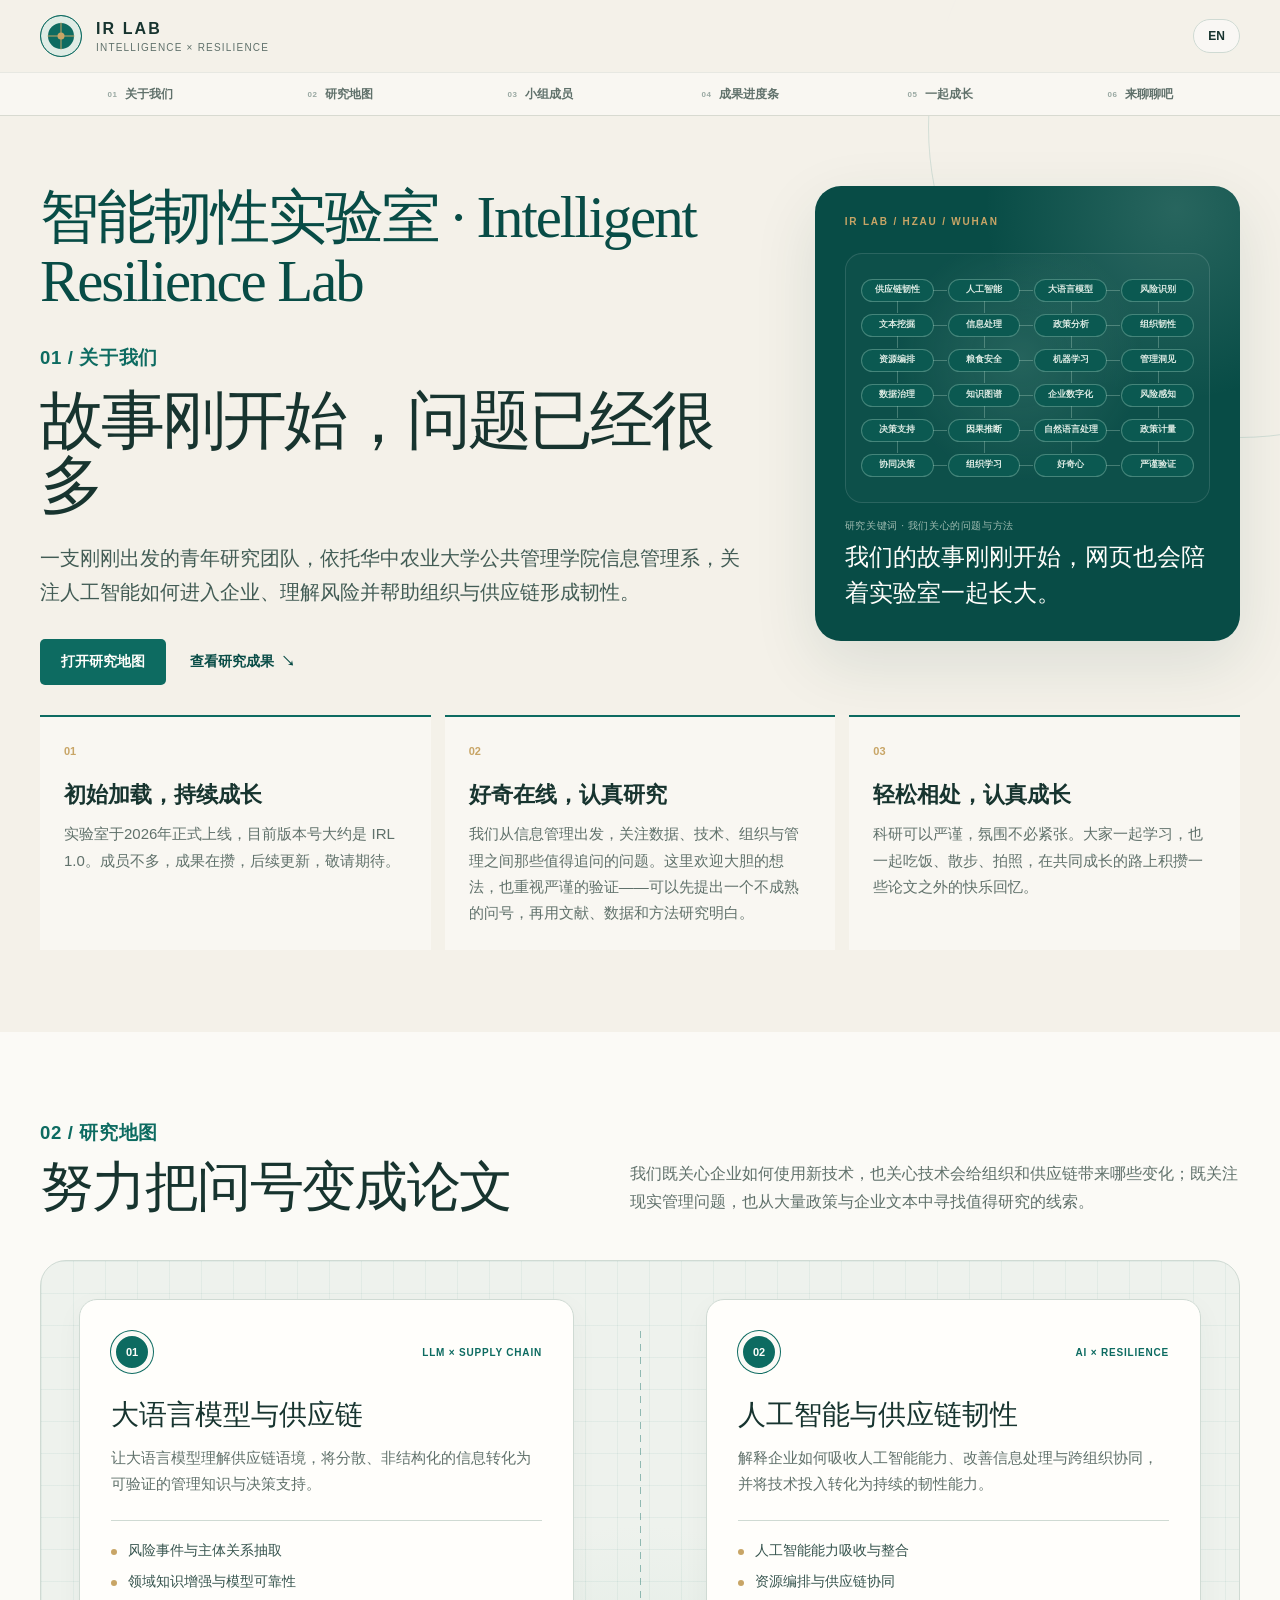
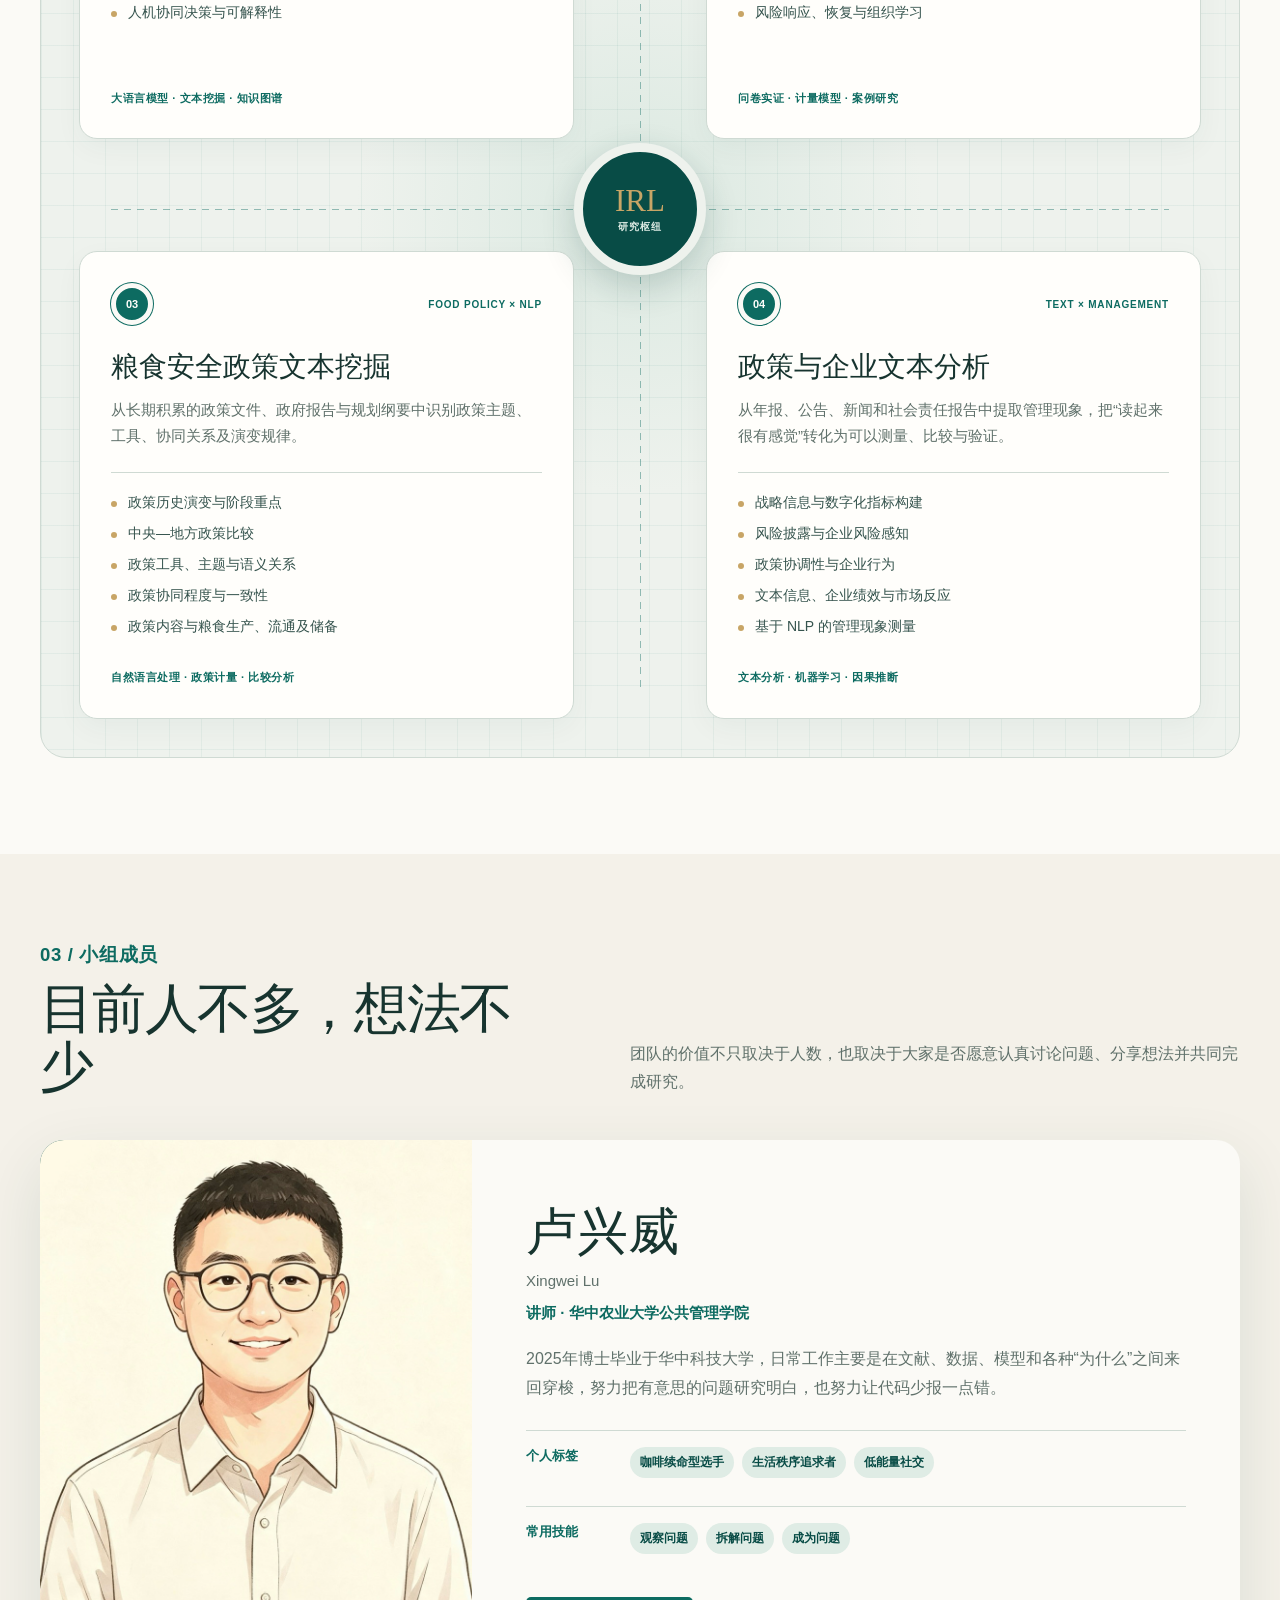
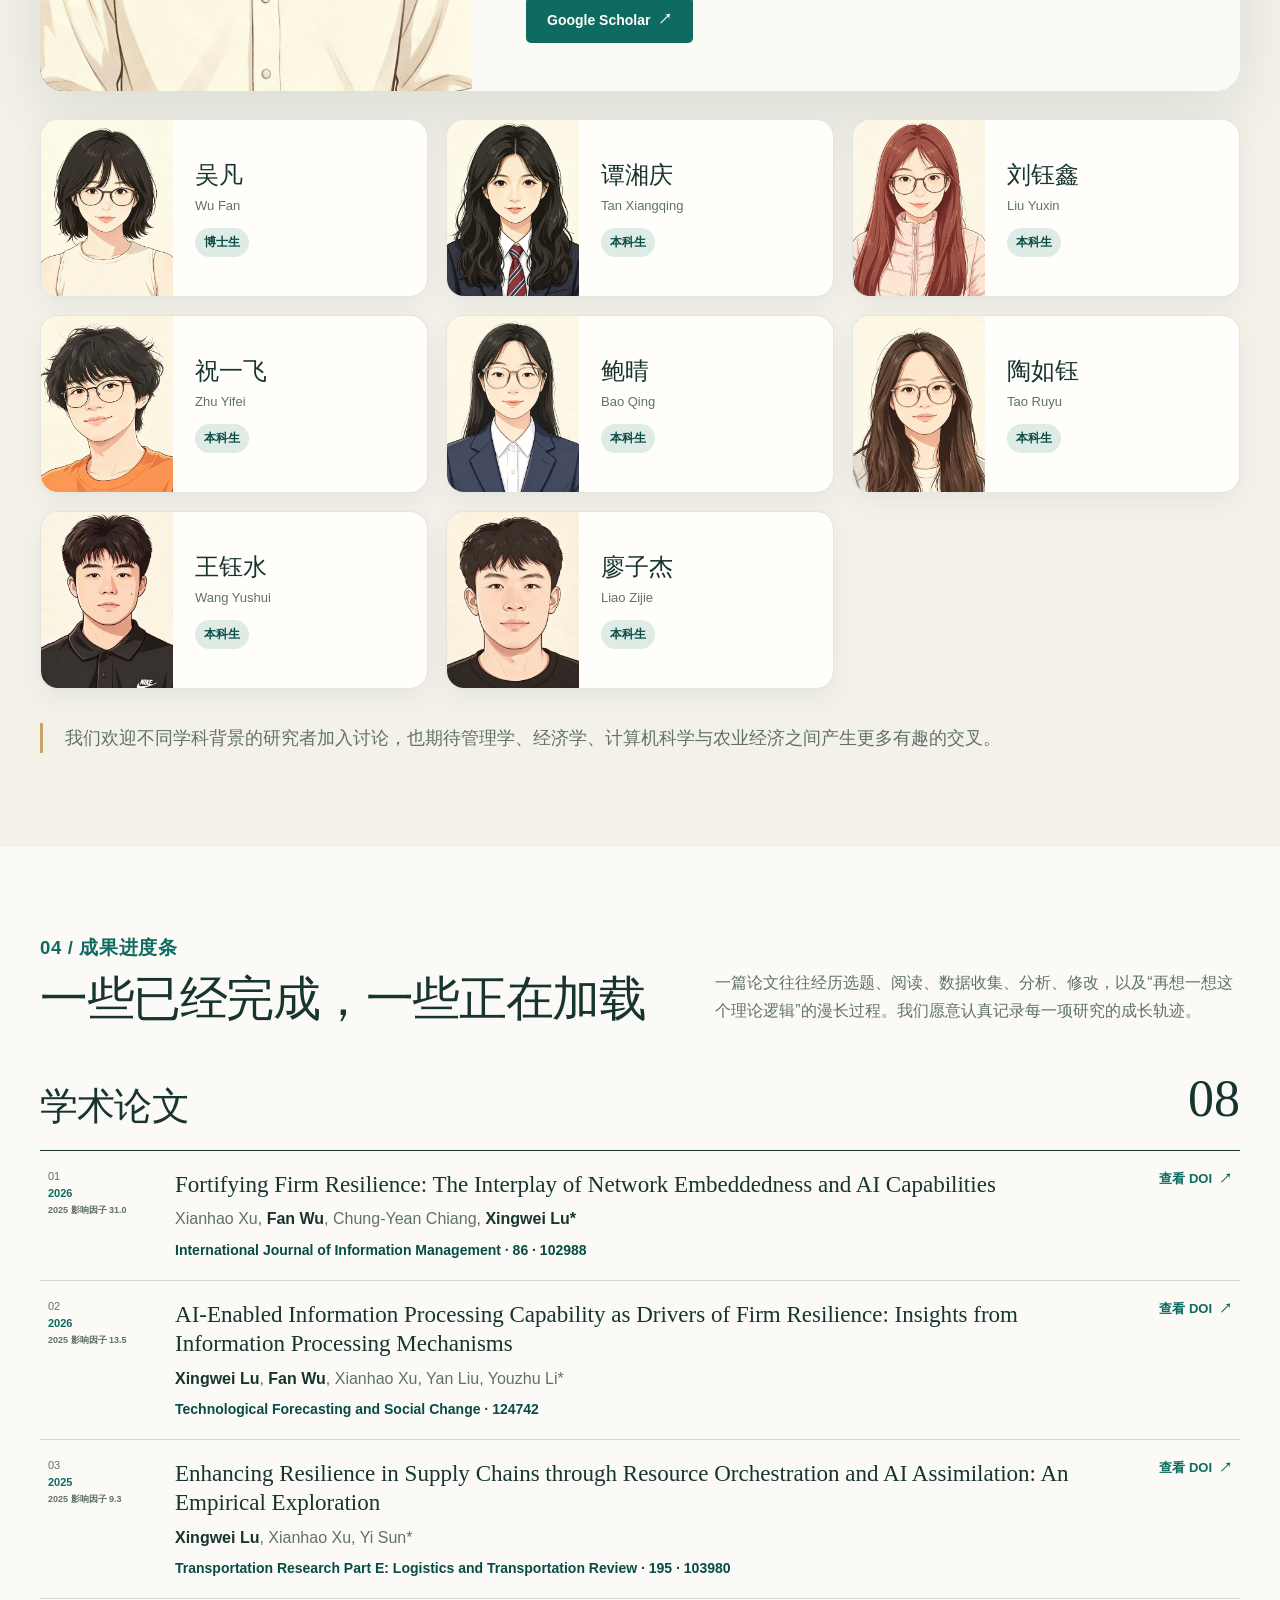
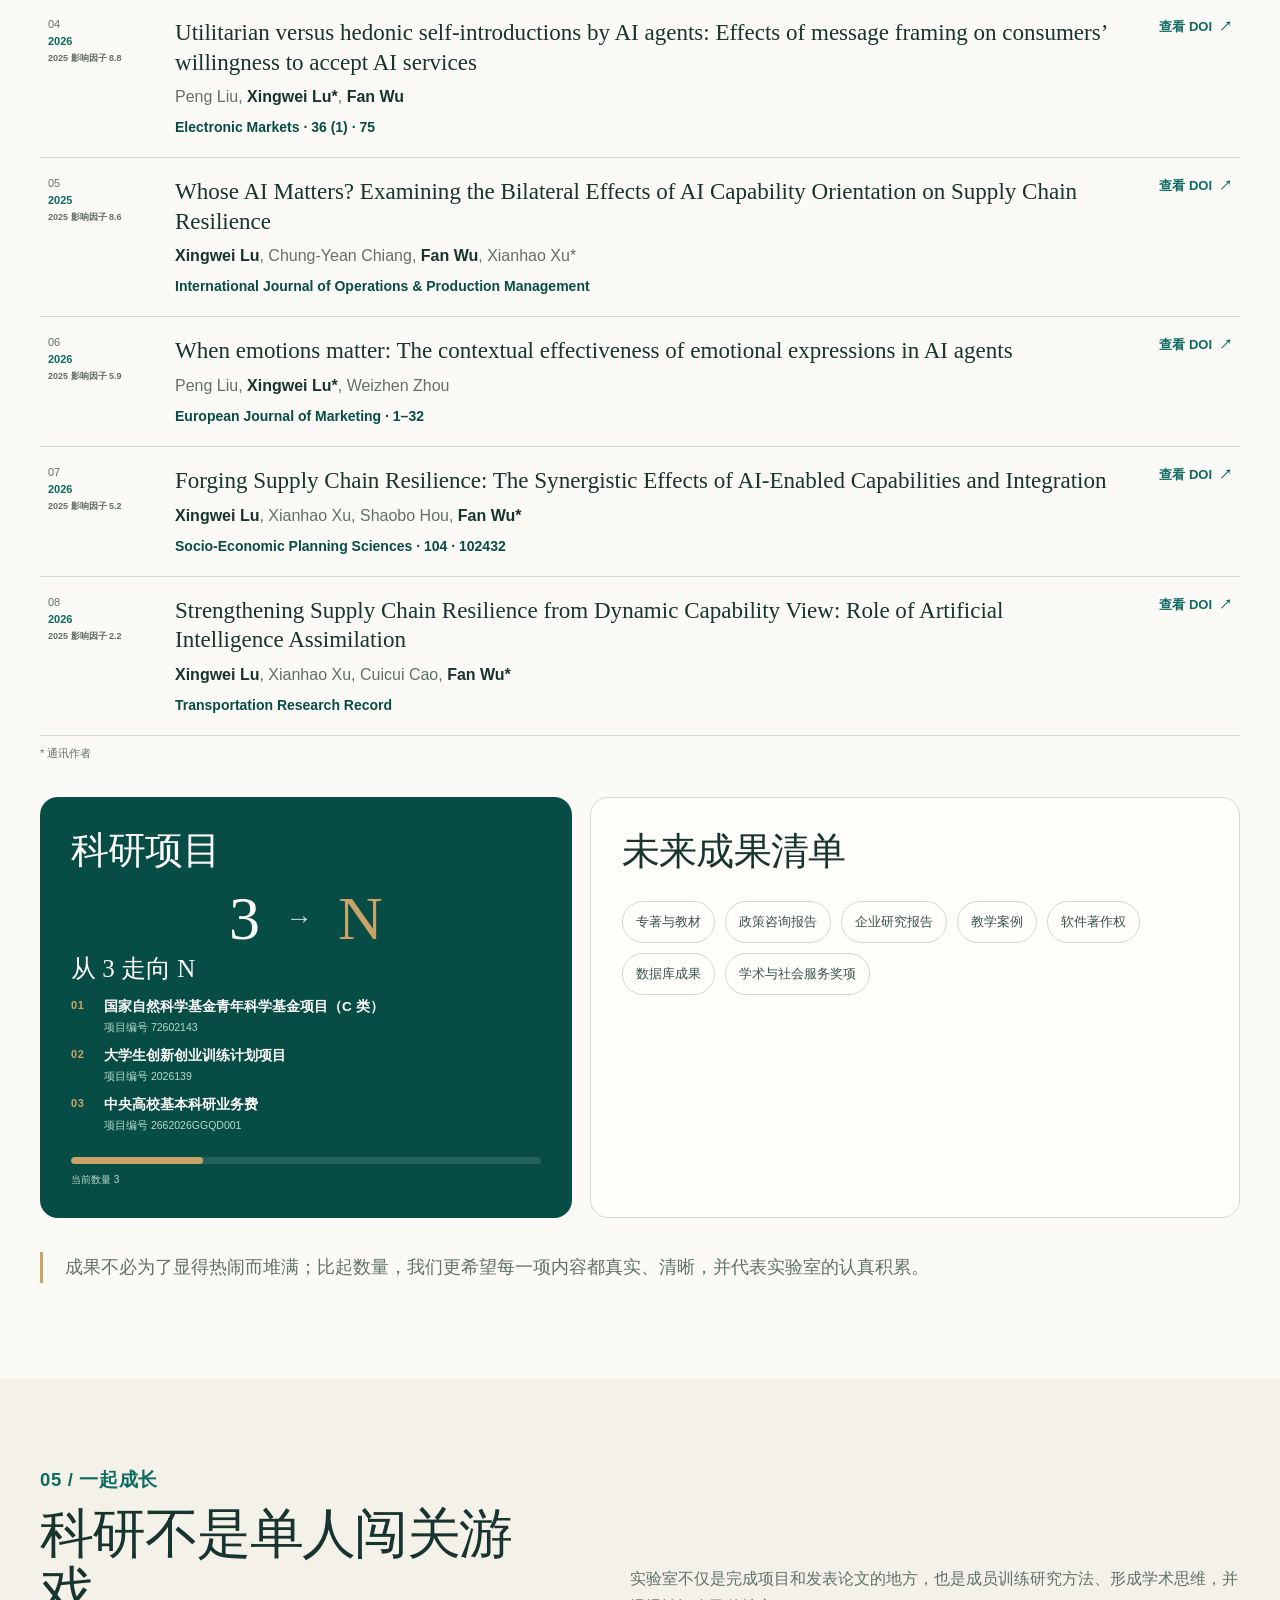
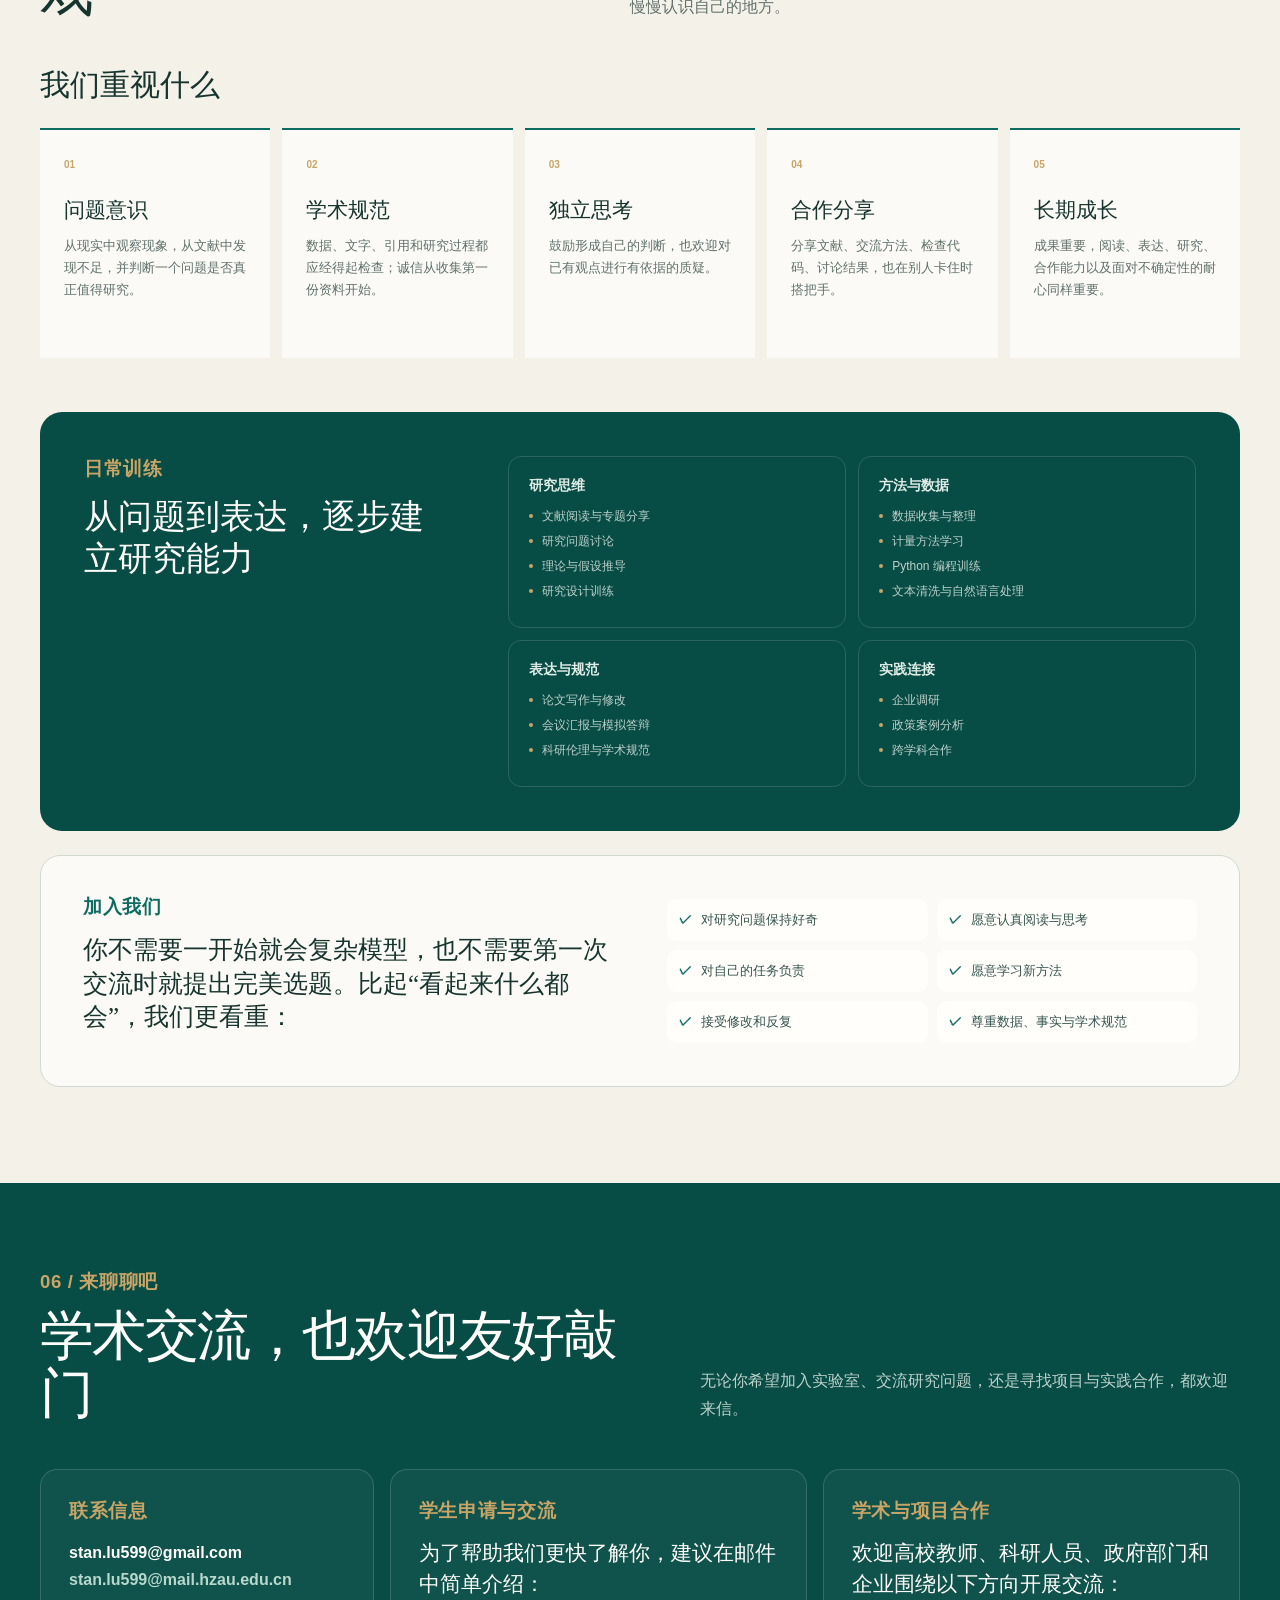
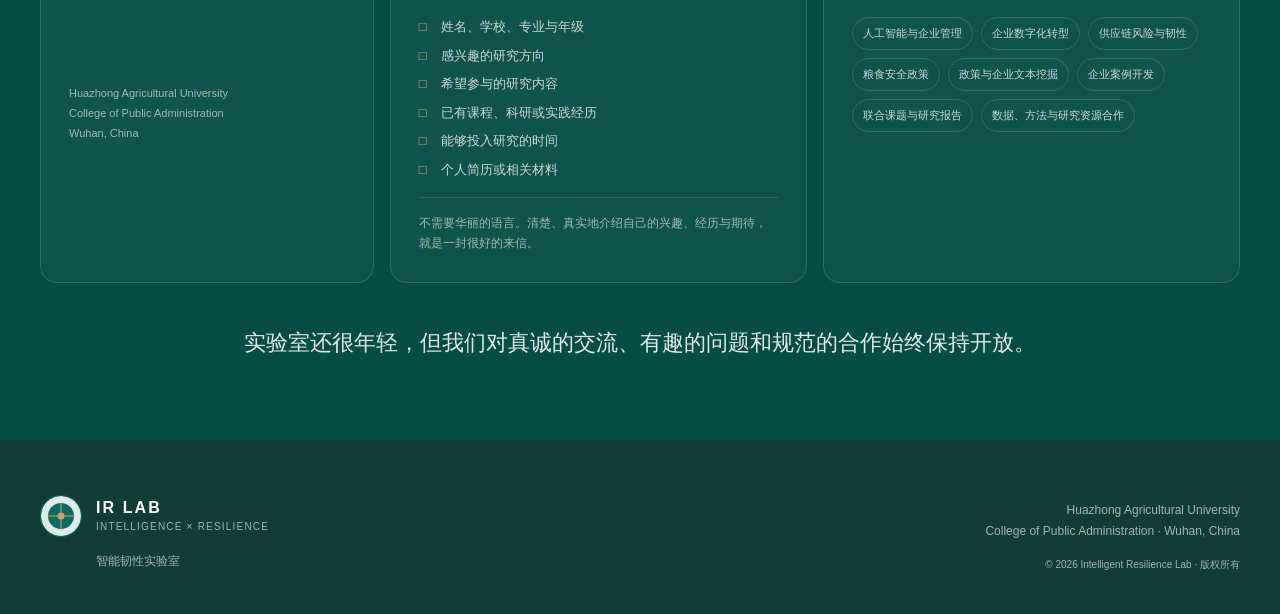
<file: index.html>
<!DOCTYPE html><html lang="zh-CN"><head><meta charSet="utf-8"/><meta name="viewport" content="width=device-width, initial-scale=1"/><link rel="preload" href="/members/lu-xingwei.jpg" as="image"/><link rel="preload" href="/members/wu-fan.jpg" as="image"/><link rel="preload" href="/members/tan-xiangqing.jpg" as="image"/><link rel="preload" href="/members/liu-yuxin.jpg" as="image"/><link rel="preload" href="/members/zhu-yifei.jpg" as="image"/><link rel="preload" href="/members/bao-qing.jpg" as="image"/><link rel="preload" href="/members/tao-ruyu.jpg" as="image"/><link rel="preload" href="/members/wang-yushui.jpg" as="image"/><link rel="preload" href="/members/liao-zijie.jpg" as="image"/><link rel="stylesheet" href="/assets/index-DL343gpZ.css" data-rsc-css-href="/assets/index-DL343gpZ.css" data-precedence="vite-rsc/importer-resources"/><link rel="modulepreload" href="/assets/layout-segment-context-D9J5CYJo.js" crossorigin=""/><link rel="modulepreload" href="/assets/rolldown-runtime-S-ySWqyJ.js" crossorigin=""/><link rel="modulepreload" href="/assets/index-CmFwKsna.js" crossorigin=""/><link rel="modulepreload" href="/assets/framework-XU8gKkFC.js" crossorigin=""/><link rel="modulepreload" href="/assets/AnchorScrollFix-C6-y9HXW.js" crossorigin=""/><title>智能韧性实验室 | Intelligent Resilience Lab</title><meta name="description" content="华中农业大学智能韧性实验室，关注大语言模型、人工智能与供应链韧性、粮食安全政策及政策与企业文本分析。"/><meta property="og:title" content="Intelligent Resilience Lab"/><meta property="og:description" content="Research on AI, supply-chain resilience, food-security policy, and text analytics."/><meta property="og:type" content="website"/><meta property="og:image" content="http://localhost:3000/og.png"/><meta property="og:image:width" content="1536"/><meta property="og:image:height" content="1024"/><meta property="og:image:alt" content="Intelligent Resilience Lab — Intelligence for resilient supply chains"/><meta name="twitter:card" content="summary_large_image"/><meta name="twitter:title" content="Intelligent Resilience Lab"/><meta name="twitter:description" content="Research on AI, supply-chain resilience, food-security policy, and text analytics."/><meta name="twitter:image" content="http://localhost:3000/og.png"/><link rel="shortcut icon" href="/favicon.svg"/><link rel="icon" href="/favicon.svg"/><script>self.__VINEXT_RSC_PARAMS__={}</script><script>self.__VINEXT_RSC_NAV__={"pathname":"/","searchParams":[]}</script><link rel="modulepreload" href="/assets/index-CmFwKsna.js" />
</head><body><div class="siteShell" lang="zh-CN"><header class="siteHeader"><div class="container headerTop"><a href="/zh" aria-label="Intelligent Resilience Lab home"><span class="brand"><span class="brandMark" aria-hidden="true"><i></i></span><span><strong>IR LAB</strong><small>Intelligence × Resilience</small></span></span></a><a class="languageSwitch" href="/en" hrefLang="en">EN</a></div><nav class="sectionNav" aria-label="板块导航"><div class="container sectionNavInner"><a href="#about"><span>01</span>关于我们</a><a href="#research"><span>02</span>研究地图</a><a href="#people"><span>03</span>小组成员</a><a href="#progress"><span>04</span>成果进度条</a><a href="#growth"><span>05</span>一起成长</a><a href="#contact"><span>06</span>来聊聊吧</a></div></nav></header><main><section class="aboutHero" id="about"><div class="container"><div class="heroGrid"><div class="heroCopy"><p class="groupName">智能韧性实验室 · Intelligent Resilience Lab</p><p class="sectionKicker">01 / 关于我们</p><h1>故事刚开始，问题已经很多</h1><p class="heroLead">一支刚刚出发的青年研究团队，依托华中农业大学公共管理学院信息管理系，关注人工智能如何进入企业、理解风险并帮助组织与供应链形成韧性。</p><div class="heroActions"><a class="primaryButton" href="#research">打开研究地图</a><a class="textLink" href="#progress">查看研究成果<span aria-hidden="true">↘</span></a></div></div><aside class="snapshotCard"><p class="snapshotLabel">IR LAB / HZAU / WUHAN</p><div class="researchWordCloud" aria-label="研究关键词 · 我们关心的问题与方法"><span>供应链韧性</span><span>人工智能</span><span>大语言模型</span><span>风险识别</span><span>文本挖掘</span><span>信息处理</span><span>政策分析</span><span>组织韧性</span><span>资源编排</span><span>粮食安全</span><span>机器学习</span><span>管理洞见</span><span>数据治理</span><span>知识图谱</span><span>企业数字化</span><span>风险感知</span><span>决策支持</span><span>因果推断</span><span>自然语言处理</span><span>政策计量</span><span>协同决策</span><span>组织学习</span><span>好奇心</span><span>严谨验证</span></div><small class="wordCloudLabel">研究关键词 · 我们关心的问题与方法</small><blockquote>我们的故事刚刚开始，网页也会陪着实验室一起长大。</blockquote></aside></div><div class="aboutNarrative"><article><span>01</span><strong>初始加载，持续成长</strong><p>实验室于2026年正式上线，目前版本号大约是 IRL 1.0。成员不多，成果在攒，后续更新，敬请期待。</p></article><article><span>02</span><strong>好奇在线，认真研究</strong><p>我们从信息管理出发，关注数据、技术、组织与管理之间那些值得追问的问题。这里欢迎大胆的想法，也重视严谨的验证——可以先提出一个不成熟的问号，再用文献、数据和方法研究明白。</p></article><article><span>03</span><strong>轻松相处，认真成长</strong><p>科研可以严谨，氛围不必紧张。大家一起学习，也一起吃饭、散步、拍照，在共同成长的路上积攒一些论文之外的快乐回忆。</p></article></div></div></section><section class="researchSection" id="research"><div class="container"><div class="sectionHead"><div><p class="sectionKicker">02 / 研究地图</p><h2>努力把问号变成论文</h2></div><p>我们既关心企业如何使用新技术，也关心技术会给组织和供应链带来哪些变化；既关注现实管理问题，也从大量政策与企业文本中寻找值得研究的线索。</p></div><div class="researchMap"><div class="mapCore" aria-hidden="true"><span>IRL</span><strong>研究枢纽</strong></div><div class="researchGrid"><article class="mapNode node1"><div class="researchCardHead"><span>01</span><small>LLM × Supply Chain</small></div><h3>大语言模型与供应链</h3><p>让大语言模型理解供应链语境，将分散、非结构化的信息转化为可验证的管理知识与决策支持。</p><ul><li>风险事件与主体关系抽取</li><li>领域知识增强与模型可靠性</li><li>人机协同决策与可解释性</li></ul><strong class="methodLine">大语言模型 · 文本挖掘 · 知识图谱</strong></article><article class="mapNode node2"><div class="researchCardHead"><span>02</span><small>AI × Resilience</small></div><h3>人工智能与供应链韧性</h3><p>解释企业如何吸收人工智能能力、改善信息处理与跨组织协同，并将技术投入转化为持续的韧性能力。</p><ul><li>人工智能能力吸收与整合</li><li>资源编排与供应链协同</li><li>风险响应、恢复与组织学习</li></ul><strong class="methodLine">问卷实证 · 计量模型 · 案例研究</strong></article><article class="mapNode node3"><div class="researchCardHead"><span>03</span><small>Food Policy × NLP</small></div><h3>粮食安全政策文本挖掘</h3><p>从长期积累的政策文件、政府报告与规划纲要中识别政策主题、工具、协同关系及演变规律。</p><ul><li>政策历史演变与阶段重点</li><li>中央—地方政策比较</li><li>政策工具、主题与语义关系</li><li>政策协同程度与一致性</li><li>政策内容与粮食生产、流通及储备</li></ul><strong class="methodLine">自然语言处理 · 政策计量 · 比较分析</strong></article><article class="mapNode node4"><div class="researchCardHead"><span>04</span><small>Text × Management</small></div><h3>政策与企业文本分析</h3><p>从年报、公告、新闻和社会责任报告中提取管理现象，把“读起来很有感觉”转化为可以测量、比较与验证。</p><ul><li>战略信息与数字化指标构建</li><li>风险披露与企业风险感知</li><li>政策协调性与企业行为</li><li>文本信息、企业绩效与市场反应</li><li>基于 NLP 的管理现象测量</li></ul><strong class="methodLine">文本分析 · 机器学习 · 因果推断</strong></article></div></div></div></section><section class="peopleSection" id="people"><div class="container"><div class="sectionHead"><div><p class="sectionKicker">03 / 小组成员</p><h2>目前人不多，想法不少</h2></div><p>团队的价值不只取决于人数，也取决于大家是否愿意认真讨论问题、分享想法并共同完成研究。</p></div><div class="piCard"><div class="profileVisual"><img src="/members/lu-xingwei.jpg" alt="卢兴威职业照"/></div><div class="piContent"><h3>卢兴威</h3><p class="piEnglish">Xingwei Lu</p><p class="piRole">讲师 · 华中农业大学公共管理学院</p><p class="piBio">2025年博士毕业于华中科技大学，日常工作主要是在文献、数据、模型和各种“为什么”之间来回穿梭，努力把有意思的问题研究明白，也努力让代码少报一点错。</p><div class="profileDetails"><div><strong>个人标签</strong><p><span>咖啡续命型选手</span><span>生活秩序追求者</span><span>低能量社交</span></p></div><div><strong>常用技能</strong><p><span>观察问题</span><span>拆解问题</span><span>成为问题</span></p></div></div><a class="primaryButton" href="https://scholar.google.com/citations?user=hsKdeJEAAAAJ&amp;hl=zh-CN" target="_blank" rel="noreferrer">Google Scholar<span aria-hidden="true">↗</span></a></div></div><div class="memberGrid"><article class="memberCard"><img src="/members/wu-fan.jpg" alt="吴凡的卡通头像"/><div><h3>吴凡</h3><p>Wu Fan</p><span>博士生</span></div></article><article class="memberCard"><img src="/members/tan-xiangqing.jpg" alt="谭湘庆的卡通头像"/><div><h3>谭湘庆</h3><p>Tan Xiangqing</p><span>本科生</span></div></article><article class="memberCard"><img src="/members/liu-yuxin.jpg" alt="刘钰鑫的卡通头像"/><div><h3>刘钰鑫</h3><p>Liu Yuxin</p><span>本科生</span></div></article><article class="memberCard"><img src="/members/zhu-yifei.jpg" alt="祝一飞的卡通头像"/><div><h3>祝一飞</h3><p>Zhu Yifei</p><span>本科生</span></div></article><article class="memberCard"><img src="/members/bao-qing.jpg" alt="鲍晴的卡通头像"/><div><h3>鲍晴</h3><p>Bao Qing</p><span>本科生</span></div></article><article class="memberCard"><img src="/members/tao-ruyu.jpg" alt="陶如钰的卡通头像"/><div><h3>陶如钰</h3><p>Tao Ruyu</p><span>本科生</span></div></article><article class="memberCard"><img src="/members/wang-yushui.jpg" alt="王钰水的卡通头像"/><div><h3>王钰水</h3><p>Wang Yushui</p><span>本科生</span></div></article><article class="memberCard"><img src="/members/liao-zijie.jpg" alt="廖子杰的卡通头像"/><div><h3>廖子杰</h3><p>Liao Zijie</p><span>本科生</span></div></article></div><p class="sectionClosing">我们欢迎不同学科背景的研究者加入讨论，也期待管理学、经济学、计算机科学与农业经济之间产生更多有趣的交叉。</p></div></section><section class="progressSection" id="progress"><div class="container"><div class="sectionHead"><div><p class="sectionKicker">04 / 成果进度条</p><h2>一些已经完成，一些正在加载</h2></div><p>一篇论文往往经历选题、阅读、数据收集、分析、修改，以及“再想一想这个理论逻辑”的漫长过程。我们愿意认真记录每一项研究的成长轨迹。</p></div><div class="outcomeHead"><h3 class="outcomeTitle">学术论文</h3><strong>08</strong></div><div class="publicationList"><article><div class="paperIndex"><span>01</span><strong>2026</strong><em>2025 影响因子<!-- --> <!-- -->31.0</em></div><div class="paperBody"><h3>Fortifying Firm Resilience: The Interplay of Network Embeddedness and AI Capabilities</h3><p class="paperAuthors"><span>Xianhao Xu<!-- -->, </span><span><strong>Fan Wu</strong>, </span><span>Chung-Yean Chiang<!-- -->, </span><span><strong>Xingwei Lu*</strong></span></p><p class="journal">International Journal of Information Management<!-- --> · 86<!-- --> · 102988</p></div><a class="doiLink" href="https://doi.org/10.1016/j.ijinfomgt.2025.102988" target="_blank" rel="noreferrer">查看 DOI<span aria-hidden="true">↗</span></a></article><article><div class="paperIndex"><span>02</span><strong>2026</strong><em>2025 影响因子<!-- --> <!-- -->13.5</em></div><div class="paperBody"><h3>AI-Enabled Information Processing Capability as Drivers of Firm Resilience: Insights from Information Processing Mechanisms</h3><p class="paperAuthors"><span><strong>Xingwei Lu</strong>, </span><span><strong>Fan Wu</strong>, </span><span>Xianhao Xu<!-- -->, </span><span>Yan Liu<!-- -->, </span><span>Youzhu Li*</span></p><p class="journal">Technological Forecasting and Social Change<!-- --> · 124742</p></div><a class="doiLink" href="https://doi.org/10.1016/j.techfore.2026.124742" target="_blank" rel="noreferrer">查看 DOI<span aria-hidden="true">↗</span></a></article><article><div class="paperIndex"><span>03</span><strong>2025</strong><em>2025 影响因子<!-- --> <!-- -->9.3</em></div><div class="paperBody"><h3>Enhancing Resilience in Supply Chains through Resource Orchestration and AI Assimilation: An Empirical Exploration</h3><p class="paperAuthors"><span><strong>Xingwei Lu</strong>, </span><span>Xianhao Xu<!-- -->, </span><span>Yi Sun*</span></p><p class="journal">Transportation Research Part E: Logistics and Transportation Review<!-- --> · 195<!-- --> · 103980</p></div><a class="doiLink" href="https://doi.org/10.1016/j.tre.2025.103980" target="_blank" rel="noreferrer">查看 DOI<span aria-hidden="true">↗</span></a></article><article><div class="paperIndex"><span>04</span><strong>2026</strong><em>2025 影响因子<!-- --> <!-- -->8.8</em></div><div class="paperBody"><h3>Utilitarian versus hedonic self-introductions by AI agents: Effects of message framing on consumers’ willingness to accept AI services</h3><p class="paperAuthors"><span>Peng Liu<!-- -->, </span><span><strong>Xingwei Lu*</strong>, </span><span><strong>Fan Wu</strong></span></p><p class="journal">Electronic Markets<!-- --> · 36 (1)<!-- --> · 75</p></div><a class="doiLink" href="https://doi.org/10.1007/s12525-026-00933-9" target="_blank" rel="noreferrer">查看 DOI<span aria-hidden="true">↗</span></a></article><article><div class="paperIndex"><span>05</span><strong>2025</strong><em>2025 影响因子<!-- --> <!-- -->8.6</em></div><div class="paperBody"><h3>Whose AI Matters? Examining the Bilateral Effects of AI Capability Orientation on Supply Chain Resilience</h3><p class="paperAuthors"><span><strong>Xingwei Lu</strong>, </span><span>Chung-Yean Chiang<!-- -->, </span><span><strong>Fan Wu</strong>, </span><span>Xianhao Xu*</span></p><p class="journal">International Journal of Operations &amp; Production Management</p></div><a class="doiLink" href="https://doi.org/10.1108/IJOPM-09-2024-0790" target="_blank" rel="noreferrer">查看 DOI<span aria-hidden="true">↗</span></a></article><article><div class="paperIndex"><span>06</span><strong>2026</strong><em>2025 影响因子<!-- --> <!-- -->5.9</em></div><div class="paperBody"><h3>When emotions matter: The contextual effectiveness of emotional expressions in AI agents</h3><p class="paperAuthors"><span>Peng Liu<!-- -->, </span><span><strong>Xingwei Lu*</strong>, </span><span>Weizhen Zhou</span></p><p class="journal">European Journal of Marketing<!-- --> · 1–32</p></div><a class="doiLink" href="https://doi.org/10.1108/EJM-07-2025-0569" target="_blank" rel="noreferrer">查看 DOI<span aria-hidden="true">↗</span></a></article><article><div class="paperIndex"><span>07</span><strong>2026</strong><em>2025 影响因子<!-- --> <!-- -->5.2</em></div><div class="paperBody"><h3>Forging Supply Chain Resilience: The Synergistic Effects of AI-Enabled Capabilities and Integration</h3><p class="paperAuthors"><span><strong>Xingwei Lu</strong>, </span><span>Xianhao Xu<!-- -->, </span><span>Shaobo Hou<!-- -->, </span><span><strong>Fan Wu*</strong></span></p><p class="journal">Socio-Economic Planning Sciences<!-- --> · 104<!-- --> · 102432</p></div><a class="doiLink" href="https://doi.org/10.1016/j.seps.2026.102432" target="_blank" rel="noreferrer">查看 DOI<span aria-hidden="true">↗</span></a></article><article><div class="paperIndex"><span>08</span><strong>2026</strong><em>2025 影响因子<!-- --> <!-- -->2.2</em></div><div class="paperBody"><h3>Strengthening Supply Chain Resilience from Dynamic Capability View: Role of Artificial Intelligence Assimilation</h3><p class="paperAuthors"><span><strong>Xingwei Lu</strong>, </span><span>Xianhao Xu<!-- -->, </span><span>Cuicui Cao<!-- -->, </span><span><strong>Fan Wu*</strong></span></p><p class="journal">Transportation Research Record</p></div><a class="doiLink" href="https://doi.org/10.1177/03611981261436639" target="_blank" rel="noreferrer">查看 DOI<span aria-hidden="true">↗</span></a></article></div><p class="correspondingNote">* 通讯作者</p><div class="progressDashboard"><article class="projectCard"><h3 class="outcomeTitle">科研项目</h3><div class="projectNumber"><strong>3</strong><span>→</span><em>N</em></div><h4>从 3 走向 N</h4><ul class="projectList"><li><span class="projectListIndex">01</span><div><strong>国家自然科学基金青年科学基金项目（C 类）</strong><small>项目编号<!-- --> <!-- -->72602143</small></div></li><li><span class="projectListIndex">02</span><div><strong>大学生创新创业训练计划项目</strong><small>项目编号<!-- --> <!-- -->2026139</small></div></li><li><span class="projectListIndex">03</span><div><strong>中央高校基本科研业务费</strong><small>项目编号<!-- --> <!-- -->2662026GGQD001</small></div></li></ul><div class="projectMeter"><i></i></div><small>当前数量 3</small></article><article class="futureCard"><h3 class="outcomeTitle">未来成果清单</h3><div class="futureTags"><span>专著与教材</span><span>政策咨询报告</span><span>企业研究报告</span><span>教学案例</span><span>软件著作权</span><span>数据库成果</span><span>学术与社会服务奖项</span></div></article></div><p class="sectionClosing">成果不必为了显得热闹而堆满；比起数量，我们更希望每一项内容都真实、清晰，并代表实验室的认真积累。</p></div></section><section class="growthSection" id="growth"><div class="container"><div class="sectionHead"><div><p class="sectionKicker">05 / 一起成长</p><h2>科研不是单人闯关游戏</h2></div><p>实验室不仅是完成项目和发表论文的地方，也是成员训练研究方法、形成学术思维，并慢慢认识自己的地方。</p></div><h3 class="subsectionTitle">我们重视什么</h3><div class="valuesGrid"><article><span>01</span><h4>问题意识</h4><p>从现实中观察现象，从文献中发现不足，并判断一个问题是否真正值得研究。</p></article><article><span>02</span><h4>学术规范</h4><p>数据、文字、引用和研究过程都应经得起检查；诚信从收集第一份资料开始。</p></article><article><span>03</span><h4>独立思考</h4><p>鼓励形成自己的判断，也欢迎对已有观点进行有依据的质疑。</p></article><article><span>04</span><h4>合作分享</h4><p>分享文献、交流方法、检查代码、讨论结果，也在别人卡住时搭把手。</p></article><article><span>05</span><h4>长期成长</h4><p>成果重要，阅读、表达、研究、合作能力以及面对不确定性的耐心同样重要。</p></article></div><div class="trainingBlock"><div><p class="sectionKicker">日常训练</p><h3>从问题到表达，逐步建立研究能力</h3></div><div class="trainingGrid"><article><h4>研究思维</h4><ul><li>文献阅读与专题分享</li><li>研究问题讨论</li><li>理论与假设推导</li><li>研究设计训练</li></ul></article><article><h4>方法与数据</h4><ul><li>数据收集与整理</li><li>计量方法学习</li><li>Python 编程训练</li><li>文本清洗与自然语言处理</li></ul></article><article><h4>表达与规范</h4><ul><li>论文写作与修改</li><li>会议汇报与模拟答辩</li><li>科研伦理与学术规范</li></ul></article><article><h4>实践连接</h4><ul><li>企业调研</li><li>政策案例分析</li><li>跨学科合作</li></ul></article></div></div><div class="joinPanel"><div><p class="sectionKicker">加入我们</p><h3>你不需要一开始就会复杂模型，也不需要第一次交流时就提出完美选题。比起“看起来什么都会”，我们更看重：</h3></div><div class="qualityList"><span>对研究问题保持好奇</span><span>愿意认真阅读与思考</span><span>对自己的任务负责</span><span>愿意学习新方法</span><span>接受修改和反复</span><span>尊重数据、事实与学术规范</span></div></div></div></section><section class="contactSection" id="contact"><div class="container"><div class="sectionHead contactIntro"><div><p class="sectionKicker">06 / 来聊聊吧</p><h2>学术交流，也欢迎友好敲门</h2></div><p>无论你希望加入实验室、交流研究问题，还是寻找项目与实践合作，都欢迎来信。</p></div><div class="contactGrid"><article class="emailCard"><p class="sectionKicker">联系信息</p><a href="mailto:stan.lu599@gmail.com">stan.lu599@gmail.com</a><a href="mailto:stan.lu599@mail.hzau.edu.cn">stan.lu599@mail.hzau.edu.cn</a><small>Huazhong Agricultural University<br/>College of Public Administration<br/>Wuhan, China</small></article><article><p class="sectionKicker">学生申请与交流</p><h3>为了帮助我们更快了解你，建议在邮件中简单介绍：</h3><ul class="checkList"><li>姓名、学校、专业与年级</li><li>感兴趣的研究方向</li><li>希望参与的研究内容</li><li>已有课程、科研或实践经历</li><li>能够投入研究的时间</li><li>个人简历或相关材料</li></ul><p class="contactNote">不需要华丽的语言。清楚、真实地介绍自己的兴趣、经历与期待，就是一封很好的来信。</p></article><article><p class="sectionKicker">学术与项目合作</p><h3>欢迎高校教师、科研人员、政府部门和企业围绕以下方向开展交流：</h3><div class="collaborationTags"><span>人工智能与企业管理</span><span>企业数字化转型</span><span>供应链风险与韧性</span><span>粮食安全政策</span><span>政策与企业文本挖掘</span><span>企业案例开发</span><span>联合课题与研究报告</span><span>数据、方法与研究资源合作</span></div></article></div><blockquote class="contactClosing">实验室还很年轻，但我们对真诚的交流、有趣的问题和规范的合作始终保持开放。</blockquote></div></section></main><footer><div class="container footerGrid"><div><span class="brand"><span class="brandMark" aria-hidden="true"><i></i></span><span><strong>IR LAB</strong><small>Intelligence × Resilience</small></span></span><p>智能韧性实验室</p></div><div><p>Huazhong Agricultural University<br/>College of Public Administration · Wuhan, China</p><small>© <!-- -->2026<!-- --> Intelligent Resilience Lab · <!-- -->版权所有</small></div></div></footer></div><script id="_R_">import("/assets/index-CmFwKsna.js")</script></body></html><script>self.__VINEXT_RSC_CHUNKS__=self.__VINEXT_RSC_CHUNKS__||[];self.__VINEXT_RSC_CHUNKS__.push("2:I[\"8c0f216c4604\",[],\"Children\",1]\n3:I[\"b429a2658c8b\",[],\"default\",1]\n4:I[\"15c18cfaeeff\",[],\"LayoutSegmentProvider\",1]\n5:I[\"8c0f216c4604\",[],\"Slot\",1]\n6:I[\"593f344dc510\",[],\"RedirectBoundary\",1]\n:HL[\"/assets/index-DL343gpZ.css\",\"style\"]\n")</script><script>self.__VINEXT_RSC_CHUNKS__=self.__VINEXT_RSC_CHUNKS__||[];self.__VINEXT_RSC_CHUNKS__.push("0:{\"__route\":\"route:/\",\"__interceptionContext\":null,\"__layoutIds\":[\"layout:/\"],\"__rootLayout\":\"/\",\"page:/\":\"$L1\",\"layout:/\":[[[[\"$\",\"link\",\"css:/assets/index-DL343gpZ.css\",{\"rel\":\"stylesheet\",\"precedence\":\"vite-rsc/importer-resources\",\"href\":\"/assets/index-DL343gpZ.css\",\"data-rsc-css-href\":\"/assets/index-DL343gpZ.css\"}],\"$undefined\"],[\"$\",\"html\",null,{\"lang\":\"zh-CN\",\"children\":[\"$\",\"body\",null,{\"children\":[[\"$\",\"$L2\",null,{}],[\"$\",\"$L3\",null,{}]]}]}]],null],\"route:/\":[[[\"$\",\"meta\",null,{\"charSet\":\"utf-8\"}],[[\"$\",\"title\",\"0\",{\"children\":\"智能韧性实验室 | Intelligent Resilience Lab\"}],[\"$\",\"meta\",\"1\",{\"name\":\"description\",\"content\":\"华中农业大学智能韧性实验室，关注大语言模型、人工智能与供应链韧性、粮食安全政策及政策与企业文本分析。\"}],[\"$\",\"meta\",\"2\",{\"property\":\"og:title\",\"content\":\"Intelligent Resilience Lab\"}],[\"$\",\"meta\",\"3\",{\"property\":\"og:description\",\"content\":\"Research on AI, supply-chain resilience, food-security policy, and text analytics.\"}],[\"$\",\"meta\",\"4\",{\"property\":\"og:type\",\"content\":\"website\"}],[\"$\",\"meta\",\"5\",{\"property\":\"og:image\",\"content\":\"http://localhost:3000/og.png\"}],[\"$\",\"meta\",\"6\",{\"property\":\"og:image:width\",\"content\":\"1536\"}],[\"$\",\"meta\",\"7\",{\"property\":\"og:image:height\",\"content\":\"1024\"}],[\"$\",\"meta\",\"8\",{\"property\":\"og:image:alt\",\"content\":\"Intelligent Resilience Lab — Intelligence for resilient supply chains\"}],[\"$\",\"meta\",\"9\",{\"name\":\"twitter:card\",\"content\":\"summary_large_image\"}],[\"$\",\"meta\",\"10\",{\"name\":\"twitter:title\",\"content\":\"Intelligent Resilience Lab\"}],[\"$\",\"meta\",\"11\",{\"name\":\"twitter:description\",\"content\":\"Research on AI, supply-chain resilience, food-security policy, and text analytics.\"}],[\"$\",\"meta\",\"12\",{\"name\":\"twitter:image\",\"content\":\"http://localhost:3000/og.png\"}],[\"$\",\"link\",\"13\",{\"rel\":\"shortcut icon\",\"href\":\"/favicon.svg\"}],[\"$\",\"link\",\"14\",{\"rel\":\"icon\",\"href\":\"/favicon.svg\"}]],[[\"$\",\"meta\",\"0\",{\"name\":\"viewport\",\"content\":\"width=device-width, initial-scale=1\"}]]],[\"$\",\"$L4\",null,{\"segmentMap\":{\"children\":[]},\"children\":[\"$\",\"$L5\",null,{\"id\":\"layout:/\",\"parallelSlots\":\"$undefined\",\"children\":[\"$\",\"$L6\",null,{\"children\":[\"$\",\"$L4\",null,{\"segmentMap\":{\"children\":[]},\"children\":[\"$\",\"$L5\",null,{\"id\":\"page:/\"}]}]}]}]}]],\"__layoutFlags\":{\"layout:/\":\"s\"},\"__artifactCompatibility\":{\"schemaVersion\":1,\"graphVersion\":\"app-route-graph:4uhn5s1wvoptc\",\"deploymentVersion\":\"bbd1d9d9-4cd7-4391-aa57-b1258ae00bb3\",\"appElementsSchemaVersion\":1,\"rscPayloadSchemaVersion\":1,\"rootBoundaryId\":\"/\",\"renderEpoch\":null}}\n")</script><script>self.__VINEXT_RSC_CHUNKS__=self.__VINEXT_RSC_CHUNKS__||[];self.__VINEXT_RSC_CHUNKS__.push("1:[\"$\",\"div\",null,{\"className\":\"siteShell\",\"lang\":\"zh-CN\",\"children\":[[\"$\",\"header\",null,{\"className\":\"siteHeader\",\"children\":[[\"$\",\"div\",null,{\"className\":\"container headerTop\",\"children\":[[\"$\",\"a\",null,{\"href\":\"/zh\",\"aria-label\":\"Intelligent Resilience Lab home\",\"children\":[\"$\",\"span\",null,{\"className\":\"brand\",\"children\":[[\"$\",\"span\",null,{\"className\":\"brandMark\",\"aria-hidden\":\"true\",\"children\":[\"$\",\"i\",null,{}]}],[\"$\",\"span\",null,{\"children\":[[\"$\",\"strong\",null,{\"children\":\"IR LAB\"}],[\"$\",\"small\",null,{\"children\":\"Intelligence × Resilience\"}]]}]]}]}],[\"$\",\"a\",null,{\"className\":\"languageSwitch\",\"href\":\"/en\",\"hrefLang\":\"en\",\"children\":\"EN\"}]]}],[\"$\",\"nav\",null,{\"className\":\"sectionNav\",\"aria-label\":\"板块导航\",\"children\":[\"$\",\"div\",null,{\"className\":\"container sectionNavInner\",\"children\":[[\"$\",\"a\",\"about\",{\"href\":\"#about\",\"children\":[[\"$\",\"span\",null,{\"children\":\"01\"}],\"关于我们\"]}],[\"$\",\"a\",\"research\",{\"href\":\"#research\",\"children\":[[\"$\",\"span\",null,{\"children\":\"02\"}],\"研究地图\"]}],[\"$\",\"a\",\"people\",{\"href\":\"#people\",\"children\":[[\"$\",\"span\",null,{\"children\":\"03\"}],\"小组成员\"]}],[\"$\",\"a\",\"progress\",{\"href\":\"#progress\",\"children\":[[\"$\",\"span\",null,{\"children\":\"04\"}],\"成果进度条\"]}],[\"$\",\"a\",\"growth\",{\"href\":\"#growth\",\"children\":[[\"$\",\"span\",null,{\"children\":\"05\"}],\"一起成长\"]}],[\"$\",\"a\",\"contact\",{\"href\":\"#contact\",\"children\":[[\"$\",\"span\",null,{\"children\":\"06\"}],\"来聊聊吧\"]}]]}]}]]}],[\"$\",\"main\",null,{\"children\":[[\"$\",\"section\",null,{\"className\":\"aboutHero\",\"id\":\"about\",\"children\":[\"$\",\"div\",null,{\"className\":\"container\",\"children\":[[\"$\",\"div\",null,{\"className\":\"heroGrid\",\"children\":[[\"$\",\"div\",null,{\"className\":\"heroCopy\",\"children\":[[\"$\",\"p\",null,{\"className\":\"groupName\",\"children\":\"智能韧性实验室 · Intelligent Resilience Lab\"}],[\"$\",\"p\",null,{\"className\":\"sectionKicker\",\"children\":\"01 / 关于我们\"}],[\"$\",\"h1\",null,{\"children\":\"故事刚开始，问题已经很多\"}],[\"$\",\"p\",null,{\"className\":\"heroLead\",\"children\":\"一支刚刚出发的青年研究团队，依托华中农业大学公共管理学院信息管理系，关注人工智能如何进入企业、理解风险并帮助组织与供应链形成韧性。\"}],[\"$\",\"div\",null,{\"className\":\"heroActions\",\"children\":[[\"$\",\"a\",null,{\"className\":\"primaryButton\",\"href\":\"#research\",\"children\":\"打开研究地图\"}],[\"$\",\"a\",null,{\"className\":\"textLink\",\"href\":\"#progress\",\"children\":[\"查看研究成果\",[\"$\",\"span\",null,{\"aria-hidden\":\"true\",\"children\":\"↘\"}]]}]]}]]}],[\"$\",\"aside\",null,{\"className\":\"snapshotCard\",\"children\":[[\"$\",\"p\",null,{\"className\":\"snapshotLabel\",\"children\":\"IR LAB / HZAU / WUHAN\"}],[\"$\",\"div\",null,{\"className\":\"researchWordCloud\",\"aria-label\":\"研究关键词 · 我们关心的问题与方法\",\"children\":[[\"$\",\"span\",\"供应链韧性\",{\"children\":\"供应链韧性\"}],[\"$\",\"span\",\"人工智能\",{\"children\":\"人工智能\"}],[\"$\",\"span\",\"大语言模型\",{\"children\":\"大语言模型\"}],[\"$\",\"span\",\"风险识别\",{\"children\":\"风险识别\"}],[\"$\",\"span\",\"文本挖掘\",{\"children\":\"文本挖掘\"}],[\"$\",\"span\",\"信息处理\",{\"children\":\"信息处理\"}],[\"$\",\"span\",\"政策分析\",{\"children\":\"政策分析\"}],[\"$\",\"span\",\"组织韧性\",{\"children\":\"组织韧性\"}],[\"$\",\"span\",\"资源编排\",{\"children\":\"资源编排\"}],[\"$\",\"span\",\"粮食安全\",{\"children\":\"粮食安全\"}],[\"$\",\"span\",\"机器学习\",{\"children\":\"机器学习\"}],[\"$\",\"span\",\"管理洞见\",{\"children\":\"管理洞见\"}],[\"$\",\"span\",\"数据治理\",{\"children\":\"数据治理\"}],[\"$\",\"span\",\"知识图谱\",{\"children\":\"知识图谱\"}],[\"$\",\"span\",\"企业数字化\",{\"children\":\"企业数字化\"}],[\"$\",\"span\",\"风险感知\",{\"children\":\"风险感知\"}],[\"$\",\"span\",\"决策支持\",{\"children\":\"决策支持\"}],[\"$\",\"span\",\"因果推断\",{\"children\":\"因果推断\"}],[\"$\",\"span\",\"自然语言处理\",{\"children\":\"自然语言处理\"}],[\"$\",\"span\",\"政策计量\",{\"children\":\"政策计量\"}],[\"$\",\"span\",\"协同决策\",{\"children\":\"协同决策\"}],[\"$\",\"span\",\"组织学习\",{\"children\":\"组织学习\"}],[\"$\",\"span\",\"好奇心\",{\"children\":\"好奇心\"}],[\"$\",\"span\",\"严谨验证\",{\"children\":\"严谨验证\"}]]}],[\"$\",\"small\",null,{\"className\":\"wordCloudLabel\",\"children\":\"研究关键词 · 我们关心的问题与方法\"}],[\"$\",\"blockquote\",null,{\"children\":\"我们的故事刚刚开始，网页也会陪着实验室一起长大。\"}]]}]]}],[\"$\",\"div\",null,{\"className\":\"aboutNarrative\",\"children\":[[\"$\",\"article\",\"初始加载，持续成长\",{\"children\":[[\"$\",\"span\",null,{\"children\":\"01\"}],[\"$\",\"strong\",null,{\"children\":\"初始加载，持续成长\"}],[\"$\",\"p\",null,{\"children\":\"实验室于2026年正式上线，目前版本号大约是 IRL 1.0。成员不多，成果在攒，后续更新，敬请期待。\"}]]}],[\"$\",\"article\",\"好奇在线，认真研究\",{\"children\":[[\"$\",\"span\",null,{\"children\":\"02\"}],[\"$\",\"strong\",null,{\"children\":\"好奇在线，认真研究\"}],[\"$\",\"p\",null,{\"children\":\"我们从信息管理出发，关注数据、技术、组织与管理之间那些值得追问的问题。这里欢迎大胆的想法，也重视严谨的验证——可以先提出一个不成熟的问号，再用文献、数据和方法研究明白。\"}]]}],[\"$\",\"article\",\"轻松相处，认真成长\",{\"children\":[[\"$\",\"span\",null,{\"children\":\"03\"}],[\"$\",\"strong\",null,{\"children\":\"轻松相处，认真成长\"}],[\"$\",\"p\",null,{\"children\":\"科研可以严谨，氛围不必紧张。大家一起学习，也一起吃饭、散步、拍照，在共同成长的路上积攒一些论文之外的快乐回忆。\"}]]}]]}]]}]}],[\"$\",\"section\",null,{\"className\":\"researchSection\",\"id\":\"research\",\"children\":[\"$\",\"div\",null,{\"className\":\"container\",\"children\":[[\"$\",\"div\",null,{\"className\":\"sectionHead\",\"children\":[[\"$\",\"div\",null,{\"children\":[[\"$\",\"p\",null,{\"className\":\"sectionKicker\",\"children\":\"02 / 研究地图\"}],[\"$\",\"h2\",null,{\"children\":\"努力把问号变成论文\"}]]}],[\"$\",\"p\",null,{\"children\":\"我们既关心企业如何使用新技术，也关心技术会给组织和供应链带来哪些变化；既关注现实管理问题，也从大量政策与企业文本中寻找值得研究的线索。\"}]]}],[\"$\",\"div\",null,{\"className\":\"researchMap\",\"children\":[[\"$\",\"div\",null,{\"className\":\"mapCore\",\"aria-hidden\":\"true\",\"children\":[[\"$\",\"span\",null,{\"children\":\"IRL\"}],\"$L7\"]}],\"$L8\"]}]]}]}],\"$L9\",\"$La\",\"$Lb\",\"$Lc\"]}],\"$Ld\"]}]\n")</script><script>self.__VINEXT_RSC_CHUNKS__=self.__VINEXT_RSC_CHUNKS__||[];self.__VINEXT_RSC_CHUNKS__.push(":HL[\"/members/lu-xingwei.jpg\",\"image\"]\n:HL[\"/members/wu-fan.jpg\",\"image\"]\n:HL[\"/members/tan-xiangqing.jpg\",\"image\"]\n:HL[\"/members/liu-yuxin.jpg\",\"image\"]\n:HL[\"/members/zhu-yifei.jpg\",\"image\"]\n:HL[\"/members/bao-qing.jpg\",\"image\"]\n:HL[\"/members/tao-ruyu.jpg\",\"image\"]\n:HL[\"/members/wang-yushui.jpg\",\"image\"]\n:HL[\"/members/liao-zijie.jpg\",\"image\"]\n7:[\"$\",\"strong\",null,{\"children\":\"研究枢纽\"}]\n")</script><script>self.__VINEXT_RSC_CHUNKS__=self.__VINEXT_RSC_CHUNKS__||[];self.__VINEXT_RSC_CHUNKS__.push("8:[\"$\",\"div\",null,{\"className\":\"researchGrid\",\"children\":[[\"$\",\"article\",\"大语言模型与供应链\",{\"className\":\"mapNode node1\",\"children\":[[\"$\",\"div\",null,{\"className\":\"researchCardHead\",\"children\":[[\"$\",\"span\",null,{\"children\":\"01\"}],[\"$\",\"small\",null,{\"children\":\"LLM × Supply Chain\"}]]}],[\"$\",\"h3\",null,{\"children\":\"大语言模型与供应链\"}],[\"$\",\"p\",null,{\"children\":\"让大语言模型理解供应链语境，将分散、非结构化的信息转化为可验证的管理知识与决策支持。\"}],[\"$\",\"ul\",null,{\"children\":[[\"$\",\"li\",\"风险事件与主体关系抽取\",{\"children\":\"风险事件与主体关系抽取\"}],[\"$\",\"li\",\"领域知识增强与模型可靠性\",{\"children\":\"领域知识增强与模型可靠性\"}],[\"$\",\"li\",\"人机协同决策与可解释性\",{\"children\":\"人机协同决策与可解释性\"}]]}],[\"$\",\"strong\",null,{\"className\":\"methodLine\",\"children\":\"大语言模型 · 文本挖掘 · 知识图谱\"}]]}],[\"$\",\"article\",\"人工智能与供应链韧性\",{\"className\":\"mapNode node2\",\"children\":[[\"$\",\"div\",null,{\"className\":\"researchCardHead\",\"children\":[[\"$\",\"span\",null,{\"children\":\"02\"}],[\"$\",\"small\",null,{\"children\":\"AI × Resilience\"}]]}],[\"$\",\"h3\",null,{\"children\":\"人工智能与供应链韧性\"}],[\"$\",\"p\",null,{\"children\":\"解释企业如何吸收人工智能能力、改善信息处理与跨组织协同，并将技术投入转化为持续的韧性能力。\"}],[\"$\",\"ul\",null,{\"children\":[[\"$\",\"li\",\"人工智能能力吸收与整合\",{\"children\":\"人工智能能力吸收与整合\"}],[\"$\",\"li\",\"资源编排与供应链协同\",{\"children\":\"资源编排与供应链协同\"}],[\"$\",\"li\",\"风险响应、恢复与组织学习\",{\"children\":\"风险响应、恢复与组织学习\"}]]}],[\"$\",\"strong\",null,{\"className\":\"methodLine\",\"children\":\"问卷实证 · 计量模型 · 案例研究\"}]]}],[\"$\",\"article\",\"粮食安全政策文本挖掘\",{\"className\":\"mapNode node3\",\"children\":[[\"$\",\"div\",null,{\"className\":\"researchCardHead\",\"children\":[[\"$\",\"span\",null,{\"children\":\"03\"}],[\"$\",\"small\",null,{\"children\":\"Food Policy × NLP\"}]]}],[\"$\",\"h3\",null,{\"children\":\"粮食安全政策文本挖掘\"}],[\"$\",\"p\",null,{\"children\":\"从长期积累的政策文件、政府报告与规划纲要中识别政策主题、工具、协同关系及演变规律。\"}],[\"$\",\"ul\",null,{\"children\":[[\"$\",\"li\",\"政策历史演变与阶段重点\",{\"children\":\"政策历史演变与阶段重点\"}],[\"$\",\"li\",\"中央—地方政策比较\",{\"children\":\"中央—地方政策比较\"}],[\"$\",\"li\",\"政策工具、主题与语义关系\",{\"children\":\"政策工具、主题与语义关系\"}],[\"$\",\"li\",\"政策协同程度与一致性\",{\"children\":\"政策协同程度与一致性\"}],[\"$\",\"li\",\"政策内容与粮食生产、流通及储备\",{\"children\":\"政策内容与粮食生产、流通及储备\"}]]}],[\"$\",\"strong\",null,{\"className\":\"methodLine\",\"children\":\"自然语言处理 · 政策计量 · 比较分析\"}]]}],[\"$\",\"article\",\"政策与企业文本分析\",{\"className\":\"mapNode node4\",\"children\":[[\"$\",\"div\",null,{\"className\":\"researchCardHead\",\"children\":[[\"$\",\"span\",null,{\"children\":\"04\"}],[\"$\",\"small\",null,{\"children\":\"Text × Management\"}]]}],[\"$\",\"h3\",null,{\"children\":\"政策与企业文本分析\"}],[\"$\",\"p\",null,{\"children\":\"从年报、公告、新闻和社会责任报告中提取管理现象，把“读起来很有感觉”转化为可以测量、比较与验证。\"}],[\"$\",\"ul\",null,{\"children\":[[\"$\",\"li\",\"战略信息与数字化指标构建\",{\"children\":\"战略信息与数字化指标构建\"}],[\"$\",\"li\",\"风险披露与企业风险感知\",{\"children\":\"风险披露与企业风险感知\"}],[\"$\",\"li\",\"政策协调性与企业行为\",{\"children\":\"政策协调性与企业行为\"}],[\"$\",\"li\",\"文本信息、企业绩效与市场反应\",{\"children\":\"文本信息、企业绩效与市场反应\"}],[\"$\",\"li\",\"基于 NLP 的管理现象测量\",{\"children\":\"基于 NLP 的管理现象测量\"}]]}],[\"$\",\"strong\",null,{\"className\":\"methodLine\",\"children\":\"文本分析 · 机器学习 · 因果推断\"}]]}]]}]\n")</script><script>self.__VINEXT_RSC_CHUNKS__=self.__VINEXT_RSC_CHUNKS__||[];self.__VINEXT_RSC_CHUNKS__.push("9:[\"$\",\"section\",null,{\"className\":\"peopleSection\",\"id\":\"people\",\"children\":[\"$\",\"div\",null,{\"className\":\"container\",\"children\":[[\"$\",\"div\",null,{\"className\":\"sectionHead\",\"children\":[[\"$\",\"div\",null,{\"children\":[[\"$\",\"p\",null,{\"className\":\"sectionKicker\",\"children\":\"03 / 小组成员\"}],[\"$\",\"h2\",null,{\"children\":\"目前人不多，想法不少\"}]]}],[\"$\",\"p\",null,{\"children\":\"团队的价值不只取决于人数，也取决于大家是否愿意认真讨论问题、分享想法并共同完成研究。\"}]]}],[\"$\",\"div\",null,{\"className\":\"piCard\",\"children\":[[\"$\",\"div\",null,{\"className\":\"profileVisual\",\"children\":[\"$\",\"img\",null,{\"src\":\"/members/lu-xingwei.jpg\",\"alt\":\"卢兴威职业照\"}]}],[\"$\",\"div\",null,{\"className\":\"piContent\",\"children\":[[\"$\",\"h3\",null,{\"children\":\"卢兴威\"}],[\"$\",\"p\",null,{\"className\":\"piEnglish\",\"children\":\"Xingwei Lu\"}],[\"$\",\"p\",null,{\"className\":\"piRole\",\"children\":\"讲师 · 华中农业大学公共管理学院\"}],[\"$\",\"p\",null,{\"className\":\"piBio\",\"children\":\"2025年博士毕业于华中科技大学，日常工作主要是在文献、数据、模型和各种“为什么”之间来回穿梭，努力把有意思的问题研究明白，也努力让代码少报一点错。\"}],[\"$\",\"div\",null,{\"className\":\"profileDetails\",\"children\":[[\"$\",\"div\",null,{\"children\":[[\"$\",\"strong\",null,{\"children\":\"个人标签\"}],[\"$\",\"p\",null,{\"children\":[[\"$\",\"span\",\"咖啡续命型选手\",{\"children\":\"咖啡续命型选手\"}],[\"$\",\"span\",\"生活秩序追求者\",{\"children\":\"生活秩序追求者\"}],[\"$\",\"span\",\"低能量社交\",{\"children\":\"低能量社交\"}]]}]]}],[\"$\",\"div\",null,{\"children\":[[\"$\",\"strong\",null,{\"children\":\"常用技能\"}],[\"$\",\"p\",null,{\"children\":[[\"$\",\"span\",\"观察问题\",{\"children\":\"观察问题\"}],[\"$\",\"span\",\"拆解问题\",{\"children\":\"拆解问题\"}],[\"$\",\"span\",\"成为问题\",{\"children\":\"成为问题\"}]]}]]}]]}],[\"$\",\"a\",null,{\"className\":\"primaryButton\",\"href\":\"https://scholar.google.com/citations?user=hsKdeJEAAAAJ\u0026hl=zh-CN\",\"target\":\"_blank\",\"rel\":\"noreferrer\",\"children\":[\"Google Scholar\",[\"$\",\"span\",null,{\"aria-hidden\":\"true\",\"children\":\"↗\"}]]}]]}]]}],[\"$\",\"div\",null,{\"className\":\"memberGrid\",\"children\":[[\"$\",\"article\",\"吴凡\",{\"className\":\"memberCard\",\"children\":[[\"$\",\"img\",null,{\"src\":\"/members/wu-fan.jpg\",\"alt\":\"吴凡的卡通头像\"}],[\"$\",\"div\",null,{\"children\":[[\"$\",\"h3\",null,{\"children\":\"吴凡\"}],[\"$\",\"p\",null,{\"children\":\"Wu Fan\"}],[\"$\",\"span\",null,{\"children\":\"博士生\"}]]}]]}],[\"$\",\"article\",\"谭湘庆\",{\"className\":\"memberCard\",\"children\":[[\"$\",\"img\",null,{\"src\":\"/members/tan-xiangqing.jpg\",\"alt\":\"谭湘庆的卡通头像\"}],[\"$\",\"div\",null,{\"children\":[[\"$\",\"h3\",null,{\"children\":\"谭湘庆\"}],[\"$\",\"p\",null,{\"children\":\"Tan Xiangqing\"}],[\"$\",\"span\",null,{\"children\":\"本科生\"}]]}]]}],[\"$\",\"article\",\"刘钰鑫\",{\"className\":\"memberCard\",\"children\":[[\"$\",\"img\",null,{\"src\":\"/members/liu-yuxin.jpg\",\"alt\":\"刘钰鑫的卡通头像\"}],[\"$\",\"div\",null,{\"children\":[[\"$\",\"h3\",null,{\"children\":\"刘钰鑫\"}],[\"$\",\"p\",null,{\"children\":\"Liu Yuxin\"}],[\"$\",\"span\",null,{\"children\":\"本科生\"}]]}]]}],[\"$\",\"article\",\"祝一飞\",{\"className\":\"memberCard\",\"children\":[[\"$\",\"img\",null,{\"src\":\"/members/zhu-yifei.jpg\",\"alt\":\"祝一飞的卡通头像\"}],[\"$\",\"div\",null,{\"children\":[[\"$\",\"h3\",null,{\"children\":\"祝一飞\"}],[\"$\",\"p\",null,{\"children\":\"Zhu Yifei\"}],[\"$\",\"span\",null,{\"children\":\"本科生\"}]]}]]}],[\"$\",\"article\",\"鲍晴\",{\"className\":\"memberCard\",\"children\":[[\"$\",\"img\",null,{\"src\":\"/members/bao-qing.jpg\",\"alt\":\"鲍晴的卡通头像\"}],[\"$\",\"div\",null,{\"children\":[[\"$\",\"h3\",null,{\"children\":\"鲍晴\"}],[\"$\",\"p\",null,{\"children\":\"Bao Qing\"}],[\"$\",\"span\",null,{\"children\":\"本科生\"}]]}]]}],[\"$\",\"article\",\"陶如钰\",{\"className\":\"memberCard\",\"children\":[[\"$\",\"img\",null,{\"src\":\"/members/tao-ruyu.jpg\",\"alt\":\"陶如钰的卡通头像\"}],[\"$\",\"div\",null,{\"children\":[[\"$\",\"h3\",null,{\"children\":\"陶如钰\"}],[\"$\",\"p\",null,{\"children\":\"Tao Ruyu\"}],[\"$\",\"span\",null,{\"children\":\"本科生\"}]]}]]}],[\"$\",\"article\",\"王钰水\",{\"className\":\"memberCard\",\"children\":[[\"$\",\"img\",null,{\"src\":\"/members/wang-yushui.jpg\",\"alt\":\"王钰水的卡通头像\"}],[\"$\",\"div\",null,{\"children\":[[\"$\",\"h3\",null,{\"children\":\"王钰水\"}],[\"$\",\"p\",null,{\"children\":\"Wang Yushui\"}],[\"$\",\"span\",null,{\"children\":\"本科生\"}]]}]]}],[\"$\",\"article\",\"廖子杰\",{\"className\":\"memberCard\",\"children\":[[\"$\",\"img\",null,{\"src\":\"/members/liao-zijie.jpg\",\"alt\":\"廖子杰的卡通头像\"}],[\"$\",\"div\",null,{\"children\":[[\"$\",\"h3\",null,{\"children\":\"廖子杰\"}],[\"$\",\"p\",null,{\"children\":\"Liao Zijie\"}],[\"$\",\"span\",null,{\"children\":\"本科生\"}]]}]]}]]}],[\"$\",\"p\",null,{\"className\":\"sectionClosing\",\"children\":\"我们欢迎不同学科背景的研究者加入讨论，也期待管理学、经济学、计算机科学与农业经济之间产生更多有趣的交叉。\"}]]}]}]\n")</script><script>self.__VINEXT_RSC_CHUNKS__=self.__VINEXT_RSC_CHUNKS__||[];self.__VINEXT_RSC_CHUNKS__.push("a:[\"$\",\"section\",null,{\"className\":\"progressSection\",\"id\":\"progress\",\"children\":[\"$\",\"div\",null,{\"className\":\"container\",\"children\":[[\"$\",\"div\",null,{\"className\":\"sectionHead\",\"children\":[[\"$\",\"div\",null,{\"children\":[[\"$\",\"p\",null,{\"className\":\"sectionKicker\",\"children\":\"04 / 成果进度条\"}],[\"$\",\"h2\",null,{\"children\":\"一些已经完成，一些正在加载\"}]]}],[\"$\",\"p\",null,{\"children\":\"一篇论文往往经历选题、阅读、数据收集、分析、修改，以及“再想一想这个理论逻辑”的漫长过程。我们愿意认真记录每一项研究的成长轨迹。\"}]]}],[\"$\",\"div\",null,{\"className\":\"outcomeHead\",\"children\":[[\"$\",\"h3\",null,{\"className\":\"outcomeTitle\",\"children\":\"学术论文\"}],[\"$\",\"strong\",null,{\"children\":\"08\"}]]}],[\"$\",\"div\",null,{\"className\":\"publicationList\",\"children\":[[\"$\",\"article\",\"10.1016/j.ijinfomgt.2025.102988\",{\"children\":[[\"$\",\"div\",null,{\"className\":\"paperIndex\",\"children\":[[\"$\",\"span\",null,{\"children\":\"01\"}],[\"$\",\"strong\",null,{\"children\":2026}],[\"$\",\"em\",null,{\"children\":[\"2025 影响因子\",\" \",\"31.0\"]}]]}],[\"$\",\"div\",null,{\"className\":\"paperBody\",\"children\":[[\"$\",\"h3\",null,{\"children\":\"Fortifying Firm Resilience: The Interplay of Network Embeddedness and AI Capabilities\"}],[\"$\",\"p\",null,{\"className\":\"paperAuthors\",\"children\":[[\"$\",\"span\",\"Xianhao Xu\",{\"children\":[\"Xianhao Xu\",\", \"]}],[\"$\",\"span\",\"Fan Wu\",{\"children\":[[\"$\",\"strong\",null,{\"children\":\"Fan Wu\"}],\", \"]}],[\"$\",\"span\",\"Chung-Yean Chiang\",{\"children\":[\"Chung-Yean Chiang\",\", \"]}],[\"$\",\"span\",\"Xingwei Lu\",{\"children\":[[\"$\",\"strong\",null,{\"children\":\"Xingwei Lu*\"}],\"\"]}]]}],[\"$\",\"p\",null,{\"className\":\"journal\",\"children\":[\"International Journal of Information Management\",\" · 86\",\" · 102988\",\"\"]}]]}],[\"$\",\"a\",null,{\"className\":\"doiLink\",\"href\":\"https://doi.org/10.1016/j.ijinfomgt.2025.102988\",\"target\":\"_blank\",\"rel\":\"noreferrer\",\"children\":[\"查看 DOI\",[\"$\",\"span\",null,{\"aria-hidden\":\"true\",\"children\":\"↗\"}]]}]]}],[\"$\",\"article\",\"10.1016/j.techfore.2026.124742\",{\"children\":[[\"$\",\"div\",null,{\"className\":\"paperIndex\",\"children\":[[\"$\",\"span\",null,{\"children\":\"02\"}],[\"$\",\"strong\",null,{\"children\":2026}],[\"$\",\"em\",null,{\"children\":[\"2025 影响因子\",\" \",\"13.5\"]}]]}],[\"$\",\"div\",null,{\"className\":\"paperBody\",\"children\":[[\"$\",\"h3\",null,{\"children\":\"AI-Enabled Information Processing Capability as Drivers of Firm Resilience: Insights from Information Processing Mechanisms\"}],[\"$\",\"p\",null,{\"className\":\"paperAuthors\",\"children\":[[\"$\",\"span\",\"Xingwei Lu\",{\"children\":[[\"$\",\"strong\",null,{\"children\":\"Xingwei Lu\"}],\", \"]}],[\"$\",\"span\",\"Fan Wu\",{\"children\":[[\"$\",\"strong\",null,{\"children\":\"Fan Wu\"}],\", \"]}],[\"$\",\"span\",\"Xianhao Xu\",{\"children\":[\"Xianhao Xu\",\", \"]}],[\"$\",\"span\",\"Yan Liu\",{\"children\":[\"Yan Liu\",\", \"]}],[\"$\",\"span\",\"Youzhu Li\",{\"children\":[\"Youzhu Li*\",\"\"]}]]}],[\"$\",\"p\",null,{\"className\":\"journal\",\"children\":[\"Technological Forecasting and Social Change\",\"\",\" · 124742\",\"\"]}]]}],[\"$\",\"a\",null,{\"className\":\"doiLink\",\"href\":\"https://doi.org/10.1016/j.techfore.2026.124742\",\"target\":\"_blank\",\"rel\":\"noreferrer\",\"children\":[\"查看 DOI\",[\"$\",\"span\",null,{\"aria-hidden\":\"true\",\"children\":\"↗\"}]]}]]}],[\"$\",\"article\",\"10.1016/j.tre.2025.103980\",{\"children\":[[\"$\",\"div\",null,{\"className\":\"paperIndex\",\"children\":[[\"$\",\"span\",null,{\"children\":\"03\"}],[\"$\",\"strong\",null,{\"children\":2025}],[\"$\",\"em\",null,{\"children\":[\"2025 影响因子\",\" \",\"9.3\"]}]]}],[\"$\",\"div\",null,{\"className\":\"paperBody\",\"children\":[[\"$\",\"h3\",null,{\"children\":\"Enhancing Resilience in Supply Chains through Resource Orchestration and AI Assimilation: An Empirical Exploration\"}],[\"$\",\"p\",null,{\"className\":\"paperAuthors\",\"children\":[[\"$\",\"span\",\"Xingwei Lu\",{\"children\":[[\"$\",\"strong\",null,{\"children\":\"Xingwei Lu\"}],\", \"]}],[\"$\",\"span\",\"Xianhao Xu\",{\"children\":[\"Xianhao Xu\",\", \"]}],[\"$\",\"span\",\"Yi Sun\",{\"children\":[\"Yi Sun*\",\"\"]}]]}],[\"$\",\"p\",null,{\"className\":\"journal\",\"children\":[\"Transportation Research Part E: Logistics and Transportation Review\",\" · 195\",\" · 103980\",\"\"]}]]}],[\"$\",\"a\",null,{\"className\":\"doiLink\",\"href\":\"https://doi.org/10.1016/j.tre.2025.103980\",\"target\":\"_blank\",\"rel\":\"noreferrer\",\"children\":[\"查看 DOI\",[\"$\",\"span\",null,{\"aria-hidden\":\"true\",\"children\":\"↗\"}]]}]]}],[\"$\",\"article\",\"10.1007/s12525-026-00933-9\",{\"children\":[[\"$\",\"div\",null,{\"className\":\"paperIndex\",\"children\":[[\"$\",\"span\",null,{\"children\":\"04\"}],[\"$\",\"strong\",null,{\"children\":2026}],[\"$\",\"em\",null,{\"children\":[\"2025 影响因子\",\" \",\"8.8\"]}]]}],[\"$\",\"div\",null,{\"className\":\"paperBody\",\"children\":[[\"$\",\"h3\",null,{\"children\":\"Utilitarian versus hedonic self-introductions by AI agents: Effects of message framing on consumers’ willingness to accept AI services\"}],[\"$\",\"p\",null,{\"className\":\"paperAuthors\",\"children\":[[\"$\",\"span\",\"Peng Liu\",{\"children\":[\"Peng Liu\",\", \"]}],[\"$\",\"span\",\"Xingwei Lu\",{\"children\":[[\"$\",\"strong\",null,{\"children\":\"Xingwei Lu*\"}],\", \"]}],\"$Le\"]}],\"$Lf\"]}],\"$L10\"]}],\"$L11\",\"$L12\",\"$L13\",\"$L14\"]}],\"$L15\",\"$L16\",\"$L17\"]}]}]\n")</script><script>self.__VINEXT_RSC_CHUNKS__=self.__VINEXT_RSC_CHUNKS__||[];self.__VINEXT_RSC_CHUNKS__.push("b:[\"$\",\"section\",null,{\"className\":\"growthSection\",\"id\":\"growth\",\"children\":[\"$\",\"div\",null,{\"className\":\"container\",\"children\":[[\"$\",\"div\",null,{\"className\":\"sectionHead\",\"children\":[[\"$\",\"div\",null,{\"children\":[[\"$\",\"p\",null,{\"className\":\"sectionKicker\",\"children\":\"05 / 一起成长\"}],[\"$\",\"h2\",null,{\"children\":\"科研不是单人闯关游戏\"}]]}],[\"$\",\"p\",null,{\"children\":\"实验室不仅是完成项目和发表论文的地方，也是成员训练研究方法、形成学术思维，并慢慢认识自己的地方。\"}]]}],[\"$\",\"h3\",null,{\"className\":\"subsectionTitle\",\"children\":\"我们重视什么\"}],[\"$\",\"div\",null,{\"className\":\"valuesGrid\",\"children\":[[\"$\",\"article\",\"问题意识\",{\"children\":[[\"$\",\"span\",null,{\"children\":\"01\"}],[\"$\",\"h4\",null,{\"children\":\"问题意识\"}],[\"$\",\"p\",null,{\"children\":\"从现实中观察现象，从文献中发现不足，并判断一个问题是否真正值得研究。\"}]]}],[\"$\",\"article\",\"学术规范\",{\"children\":[[\"$\",\"span\",null,{\"children\":\"02\"}],[\"$\",\"h4\",null,{\"children\":\"学术规范\"}],[\"$\",\"p\",null,{\"children\":\"数据、文字、引用和研究过程都应经得起检查；诚信从收集第一份资料开始。\"}]]}],[\"$\",\"article\",\"独立思考\",{\"children\":[[\"$\",\"span\",null,{\"children\":\"03\"}],[\"$\",\"h4\",null,{\"children\":\"独立思考\"}],[\"$\",\"p\",null,{\"children\":\"鼓励形成自己的判断，也欢迎对已有观点进行有依据的质疑。\"}]]}],[\"$\",\"article\",\"合作分享\",{\"children\":[[\"$\",\"span\",null,{\"children\":\"04\"}],[\"$\",\"h4\",null,{\"children\":\"合作分享\"}],[\"$\",\"p\",null,{\"children\":\"分享文献、交流方法、检查代码、讨论结果，也在别人卡住时搭把手。\"}]]}],[\"$\",\"article\",\"长期成长\",{\"children\":[[\"$\",\"span\",null,{\"children\":\"05\"}],[\"$\",\"h4\",null,{\"children\":\"长期成长\"}],[\"$\",\"p\",null,{\"children\":\"成果重要，阅读、表达、研究、合作能力以及面对不确定性的耐心同样重要。\"}]]}]]}],[\"$\",\"div\",null,{\"className\":\"trainingBlock\",\"children\":[[\"$\",\"div\",null,{\"children\":[[\"$\",\"p\",null,{\"className\":\"sectionKicker\",\"children\":\"日常训练\"}],[\"$\",\"h3\",null,{\"children\":\"从问题到表达，逐步建立研究能力\"}]]}],[\"$\",\"div\",null,{\"className\":\"trainingGrid\",\"children\":[[\"$\",\"article\",\"研究思维\",{\"children\":[[\"$\",\"h4\",null,{\"children\":\"研究思维\"}],[\"$\",\"ul\",null,{\"children\":[[\"$\",\"li\",\"文献阅读与专题分享\",{\"children\":\"文献阅读与专题分享\"}],[\"$\",\"li\",\"研究问题讨论\",{\"children\":\"研究问题讨论\"}],[\"$\",\"li\",\"理论与假设推导\",{\"children\":\"理论与假设推导\"}],[\"$\",\"li\",\"研究设计训练\",{\"children\":\"研究设计训练\"}]]}]]}],[\"$\",\"article\",\"方法与数据\",{\"children\":[[\"$\",\"h4\",null,{\"children\":\"方法与数据\"}],[\"$\",\"ul\",null,{\"children\":[[\"$\",\"li\",\"数据收集与整理\",{\"children\":\"数据收集与整理\"}],[\"$\",\"li\",\"计量方法学习\",{\"children\":\"计量方法学习\"}],[\"$\",\"li\",\"Python 编程训练\",{\"children\":\"Python 编程训练\"}],[\"$\",\"li\",\"文本清洗与自然语言处理\",{\"children\":\"文本清洗与自然语言处理\"}]]}]]}],[\"$\",\"article\",\"表达与规范\",{\"children\":[[\"$\",\"h4\",null,{\"children\":\"表达与规范\"}],[\"$\",\"ul\",null,{\"children\":[[\"$\",\"li\",\"论文写作与修改\",{\"children\":\"论文写作与修改\"}],[\"$\",\"li\",\"会议汇报与模拟答辩\",{\"children\":\"会议汇报与模拟答辩\"}],[\"$\",\"li\",\"科研伦理与学术规范\",{\"children\":\"科研伦理与学术规范\"}]]}]]}],[\"$\",\"article\",\"实践连接\",{\"children\":[[\"$\",\"h4\",null,{\"children\":\"实践连接\"}],[\"$\",\"ul\",null,{\"children\":[[\"$\",\"li\",\"企业调研\",{\"children\":\"企业调研\"}],[\"$\",\"li\",\"政策案例分析\",{\"children\":\"政策案例分析\"}],[\"$\",\"li\",\"跨学科合作\",{\"children\":\"跨学科合作\"}]]}]]}]]}]]}],[\"$\",\"div\",null,{\"className\":\"joinPanel\",\"children\":[[\"$\",\"div\",null,{\"children\":[[\"$\",\"p\",null,{\"className\":\"sectionKicker\",\"children\":\"加入我们\"}],[\"$\",\"h3\",null,{\"children\":\"你不需要一开始就会复杂模型，也不需要第一次交流时就提出完美选题。比起“看起来什么都会”，我们更看重：\"}]]}],[\"$\",\"div\",null,{\"className\":\"qualityList\",\"children\":[[\"$\",\"span\",\"对研究问题保持好奇\",{\"children\":\"对研究问题保持好奇\"}],[\"$\",\"span\",\"愿意认真阅读与思考\",{\"children\":\"愿意认真阅读与思考\"}],[\"$\",\"span\",\"对自己的任务负责\",{\"children\":\"对自己的任务负责\"}],[\"$\",\"span\",\"愿意学习新方法\",{\"children\":\"愿意学习新方法\"}],[\"$\",\"span\",\"接受修改和反复\",{\"children\":\"接受修改和反复\"}],[\"$\",\"span\",\"尊重数据、事实与学术规范\",{\"children\":\"尊重数据、事实与学术规范\"}]]}]]}]]}]}]\n")</script><script>self.__VINEXT_RSC_CHUNKS__=self.__VINEXT_RSC_CHUNKS__||[];self.__VINEXT_RSC_CHUNKS__.push("c:[\"$\",\"section\",null,{\"className\":\"contactSection\",\"id\":\"contact\",\"children\":[\"$\",\"div\",null,{\"className\":\"container\",\"children\":[[\"$\",\"div\",null,{\"className\":\"sectionHead contactIntro\",\"children\":[[\"$\",\"div\",null,{\"children\":[[\"$\",\"p\",null,{\"className\":\"sectionKicker\",\"children\":\"06 / 来聊聊吧\"}],[\"$\",\"h2\",null,{\"children\":\"学术交流，也欢迎友好敲门\"}]]}],[\"$\",\"p\",null,{\"children\":\"无论你希望加入实验室、交流研究问题，还是寻找项目与实践合作，都欢迎来信。\"}]]}],[\"$\",\"div\",null,{\"className\":\"contactGrid\",\"children\":[[\"$\",\"article\",null,{\"className\":\"emailCard\",\"children\":[[\"$\",\"p\",null,{\"className\":\"sectionKicker\",\"children\":\"联系信息\"}],[\"$\",\"a\",null,{\"href\":\"mailto:stan.lu599@gmail.com\",\"children\":\"stan.lu599@gmail.com\"}],[\"$\",\"a\",null,{\"href\":\"mailto:stan.lu599@mail.hzau.edu.cn\",\"children\":\"stan.lu599@mail.hzau.edu.cn\"}],[\"$\",\"small\",null,{\"children\":[\"Huazhong Agricultural University\",[\"$\",\"br\",null,{}],\"College of Public Administration\",[\"$\",\"br\",null,{}],\"Wuhan, China\"]}]]}],[\"$\",\"article\",null,{\"children\":[[\"$\",\"p\",null,{\"className\":\"sectionKicker\",\"children\":\"学生申请与交流\"}],[\"$\",\"h3\",null,{\"children\":\"为了帮助我们更快了解你，建议在邮件中简单介绍：\"}],[\"$\",\"ul\",null,{\"className\":\"checkList\",\"children\":[[\"$\",\"li\",\"姓名、学校、专业与年级\",{\"children\":\"姓名、学校、专业与年级\"}],[\"$\",\"li\",\"感兴趣的研究方向\",{\"children\":\"感兴趣的研究方向\"}],[\"$\",\"li\",\"希望参与的研究内容\",{\"children\":\"希望参与的研究内容\"}],[\"$\",\"li\",\"已有课程、科研或实践经历\",{\"children\":\"已有课程、科研或实践经历\"}],[\"$\",\"li\",\"能够投入研究的时间\",{\"children\":\"能够投入研究的时间\"}],[\"$\",\"li\",\"个人简历或相关材料\",{\"children\":\"个人简历或相关材料\"}]]}],[\"$\",\"p\",null,{\"className\":\"contactNote\",\"children\":\"不需要华丽的语言。清楚、真实地介绍自己的兴趣、经历与期待，就是一封很好的来信。\"}]]}],[\"$\",\"article\",null,{\"children\":[[\"$\",\"p\",null,{\"className\":\"sectionKicker\",\"children\":\"学术与项目合作\"}],[\"$\",\"h3\",null,{\"children\":\"欢迎高校教师、科研人员、政府部门和企业围绕以下方向开展交流：\"}],[\"$\",\"div\",null,{\"className\":\"collaborationTags\",\"children\":[[\"$\",\"span\",\"人工智能与企业管理\",{\"children\":\"人工智能与企业管理\"}],[\"$\",\"span\",\"企业数字化转型\",{\"children\":\"企业数字化转型\"}],[\"$\",\"span\",\"供应链风险与韧性\",{\"children\":\"供应链风险与韧性\"}],[\"$\",\"span\",\"粮食安全政策\",{\"children\":\"粮食安全政策\"}],[\"$\",\"span\",\"政策与企业文本挖掘\",{\"children\":\"政策与企业文本挖掘\"}],[\"$\",\"span\",\"企业案例开发\",{\"children\":\"企业案例开发\"}],[\"$\",\"span\",\"联合课题与研究报告\",{\"children\":\"联合课题与研究报告\"}],[\"$\",\"span\",\"数据、方法与研究资源合作\",{\"children\":\"数据、方法与研究资源合作\"}]]}]]}]]}],[\"$\",\"blockquote\",null,{\"className\":\"contactClosing\",\"children\":\"实验室还很年轻，但我们对真诚的交流、有趣的问题和规范的合作始终保持开放。\"}]]}]}]\n")</script><script>self.__VINEXT_RSC_CHUNKS__=self.__VINEXT_RSC_CHUNKS__||[];self.__VINEXT_RSC_CHUNKS__.push("d:[\"$\",\"footer\",null,{\"children\":[\"$\",\"div\",null,{\"className\":\"container footerGrid\",\"children\":[[\"$\",\"div\",null,{\"children\":[[\"$\",\"span\",null,{\"className\":\"brand\",\"children\":[[\"$\",\"span\",null,{\"className\":\"brandMark\",\"aria-hidden\":\"true\",\"children\":[\"$\",\"i\",null,{}]}],[\"$\",\"span\",null,{\"children\":[[\"$\",\"strong\",null,{\"children\":\"IR LAB\"}],[\"$\",\"small\",null,{\"children\":\"Intelligence × Resilience\"}]]}]]}],[\"$\",\"p\",null,{\"children\":\"智能韧性实验室\"}]]}],[\"$\",\"div\",null,{\"children\":[[\"$\",\"p\",null,{\"children\":[\"Huazhong Agricultural University\",[\"$\",\"br\",null,{}],\"College of Public Administration · Wuhan, China\"]}],[\"$\",\"small\",null,{\"children\":[\"© \",2026,\" Intelligent Resilience Lab · \",\"版权所有\"]}]]}]]}]}]\n")</script><script>self.__VINEXT_RSC_CHUNKS__=self.__VINEXT_RSC_CHUNKS__||[];self.__VINEXT_RSC_CHUNKS__.push("e:[\"$\",\"span\",\"Fan Wu\",{\"children\":[[\"$\",\"strong\",null,{\"children\":\"Fan Wu\"}],\"\"]}]\nf:[\"$\",\"p\",null,{\"className\":\"journal\",\"children\":[\"Electronic Markets\",\" · 36 (1)\",\" · 75\",\"\"]}]\n10:[\"$\",\"a\",null,{\"className\":\"doiLink\",\"href\":\"https://doi.org/10.1007/s12525-026-00933-9\",\"target\":\"_blank\",\"rel\":\"noreferrer\",\"children\":[\"查看 DOI\",[\"$\",\"span\",null,{\"aria-hidden\":\"true\",\"children\":\"↗\"}]]}]\n11:[\"$\",\"article\",\"10.1108/IJOPM-09-2024-0790\",{\"children\":[[\"$\",\"div\",null,{\"className\":\"paperIndex\",\"children\":[[\"$\",\"span\",null,{\"children\":\"05\"}],[\"$\",\"strong\",null,{\"children\":2025}],[\"$\",\"em\",null,{\"children\":[\"2025 影响因子\",\" \",\"8.6\"]}]]}],[\"$\",\"div\",null,{\"className\":\"paperBody\",\"children\":[[\"$\",\"h3\",null,{\"children\":\"Whose AI Matters? Examining the Bilateral Effects of AI Capability Orientation on Supply Chain Resilience\"}],[\"$\",\"p\",null,{\"className\":\"paperAuthors\",\"children\":[[\"$\",\"span\",\"Xingwei Lu\",{\"children\":[[\"$\",\"strong\",null,{\"children\":\"Xingwei Lu\"}],\", \"]}],[\"$\",\"span\",\"Chung-Yean Chiang\",{\"children\":[\"Chung-Yean Chiang\",\", \"]}],[\"$\",\"span\",\"Fan Wu\",{\"children\":[[\"$\",\"strong\",null,{\"children\":\"Fan Wu\"}],\", \"]}],[\"$\",\"span\",\"Xianhao Xu\",{\"children\":[\"Xianhao Xu*\",\"\"]}]]}],[\"$\",\"p\",null,{\"className\":\"journal\",\"children\":[\"International Journal of Operations \u0026 Production Management\",\"\",\"\",\"\"]}]]}],[\"$\",\"a\",null,{\"className\":\"doiLink\",\"href\":\"https://doi.org/10.1108/IJOPM-09-2024-0790\",\"target\":\"_blank\",\"rel\":\"noreferrer\",\"children\":[\"查看 DOI\",[\"$\",\"span\",null,{\"aria-hidden\":\"true\",\"children\":\"↗\"}]]}]]}]\n")</script><script>self.__VINEXT_RSC_CHUNKS__=self.__VINEXT_RSC_CHUNKS__||[];self.__VINEXT_RSC_CHUNKS__.push("12:[\"$\",\"article\",\"10.1108/EJM-07-2025-0569\",{\"children\":[[\"$\",\"div\",null,{\"className\":\"paperIndex\",\"children\":[[\"$\",\"span\",null,{\"children\":\"06\"}],[\"$\",\"strong\",null,{\"children\":2026}],[\"$\",\"em\",null,{\"children\":[\"2025 影响因子\",\" \",\"5.9\"]}]]}],[\"$\",\"div\",null,{\"className\":\"paperBody\",\"children\":[[\"$\",\"h3\",null,{\"children\":\"When emotions matter: The contextual effectiveness of emotional expressions in AI agents\"}],[\"$\",\"p\",null,{\"className\":\"paperAuthors\",\"children\":[[\"$\",\"span\",\"Peng Liu\",{\"children\":[\"Peng Liu\",\", \"]}],[\"$\",\"span\",\"Xingwei Lu\",{\"children\":[[\"$\",\"strong\",null,{\"children\":\"Xingwei Lu*\"}],\", \"]}],[\"$\",\"span\",\"Weizhen Zhou\",{\"children\":[\"Weizhen Zhou\",\"\"]}]]}],[\"$\",\"p\",null,{\"className\":\"journal\",\"children\":[\"European Journal of Marketing\",\"\",\"\",\" · 1–32\"]}]]}],[\"$\",\"a\",null,{\"className\":\"doiLink\",\"href\":\"https://doi.org/10.1108/EJM-07-2025-0569\",\"target\":\"_blank\",\"rel\":\"noreferrer\",\"children\":[\"查看 DOI\",[\"$\",\"span\",null,{\"aria-hidden\":\"true\",\"children\":\"↗\"}]]}]]}]\n13:[\"$\",\"article\",\"10.1016/j.seps.2026.102432\",{\"children\":[[\"$\",\"div\",null,{\"className\":\"paperIndex\",\"children\":[[\"$\",\"span\",null,{\"children\":\"07\"}],[\"$\",\"strong\",null,{\"children\":2026}],[\"$\",\"em\",null,{\"children\":[\"2025 影响因子\",\" \",\"5.2\"]}]]}],[\"$\",\"div\",null,{\"className\":\"paperBody\",\"children\":[[\"$\",\"h3\",null,{\"children\":\"Forging Supply Chain Resilience: The Synergistic Effects of AI-Enabled Capabilities and Integration\"}],[\"$\",\"p\",null,{\"className\":\"paperAuthors\",\"children\":[[\"$\",\"span\",\"Xingwei Lu\",{\"children\":[[\"$\",\"strong\",null,{\"children\":\"Xingwei Lu\"}],\", \"]}],[\"$\",\"span\",\"Xianhao Xu\",{\"children\":[\"Xianhao Xu\",\", \"]}],[\"$\",\"span\",\"Shaobo Hou\",{\"children\":[\"Shaobo Hou\",\", \"]}],[\"$\",\"span\",\"Fan Wu\",{\"children\":[[\"$\",\"strong\",null,{\"children\":\"Fan Wu*\"}],\"\"]}]]}],[\"$\",\"p\",null,{\"className\":\"journal\",\"children\":[\"Socio-Economic Planning Sciences\",\" · 104\",\" · 102432\",\"\"]}]]}],[\"$\",\"a\",null,{\"className\":\"doiLink\",\"href\":\"https://doi.org/10.1016/j.seps.2026.102432\",\"target\":\"_blank\",\"rel\":\"noreferrer\",\"children\":[\"查看 DOI\",[\"$\",\"span\",null,{\"aria-hidden\":\"true\",\"children\":\"↗\"}]]}]]}]\n")</script><script>self.__VINEXT_RSC_CHUNKS__=self.__VINEXT_RSC_CHUNKS__||[];self.__VINEXT_RSC_CHUNKS__.push("14:[\"$\",\"article\",\"10.1177/03611981261436639\",{\"children\":[[\"$\",\"div\",null,{\"className\":\"paperIndex\",\"children\":[[\"$\",\"span\",null,{\"children\":\"08\"}],[\"$\",\"strong\",null,{\"children\":2026}],[\"$\",\"em\",null,{\"children\":[\"2025 影响因子\",\" \",\"2.2\"]}]]}],[\"$\",\"div\",null,{\"className\":\"paperBody\",\"children\":[[\"$\",\"h3\",null,{\"children\":\"Strengthening Supply Chain Resilience from Dynamic Capability View: Role of Artificial Intelligence Assimilation\"}],[\"$\",\"p\",null,{\"className\":\"paperAuthors\",\"children\":[[\"$\",\"span\",\"Xingwei Lu\",{\"children\":[[\"$\",\"strong\",null,{\"children\":\"Xingwei Lu\"}],\", \"]}],[\"$\",\"span\",\"Xianhao Xu\",{\"children\":[\"Xianhao Xu\",\", \"]}],[\"$\",\"span\",\"Cuicui Cao\",{\"children\":[\"Cuicui Cao\",\", \"]}],[\"$\",\"span\",\"Fan Wu\",{\"children\":[[\"$\",\"strong\",null,{\"children\":\"Fan Wu*\"}],\"\"]}]]}],[\"$\",\"p\",null,{\"className\":\"journal\",\"children\":[\"Transportation Research Record\",\"\",\"\",\"\"]}]]}],[\"$\",\"a\",null,{\"className\":\"doiLink\",\"href\":\"https://doi.org/10.1177/03611981261436639\",\"target\":\"_blank\",\"rel\":\"noreferrer\",\"children\":[\"查看 DOI\",[\"$\",\"span\",null,{\"aria-hidden\":\"true\",\"children\":\"↗\"}]]}]]}]\n15:[\"$\",\"p\",null,{\"className\":\"correspondingNote\",\"children\":\"* 通讯作者\"}]\n")</script><script>self.__VINEXT_RSC_CHUNKS__=self.__VINEXT_RSC_CHUNKS__||[];self.__VINEXT_RSC_CHUNKS__.push("16:[\"$\",\"div\",null,{\"className\":\"progressDashboard\",\"children\":[[\"$\",\"article\",null,{\"className\":\"projectCard\",\"children\":[[\"$\",\"h3\",null,{\"className\":\"outcomeTitle\",\"children\":\"科研项目\"}],[\"$\",\"div\",null,{\"className\":\"projectNumber\",\"children\":[[\"$\",\"strong\",null,{\"children\":\"3\"}],[\"$\",\"span\",null,{\"children\":\"→\"}],[\"$\",\"em\",null,{\"children\":\"N\"}]]}],[\"$\",\"h4\",null,{\"children\":\"从 3 走向 N\"}],[\"$\",\"ul\",null,{\"className\":\"projectList\",\"children\":[[\"$\",\"li\",\"72602143\",{\"children\":[[\"$\",\"span\",null,{\"className\":\"projectListIndex\",\"children\":\"01\"}],[\"$\",\"div\",null,{\"children\":[[\"$\",\"strong\",null,{\"children\":\"国家自然科学基金青年科学基金项目（C 类）\"}],[\"$\",\"small\",null,{\"children\":[\"项目编号\",\" \",\"72602143\"]}]]}]]}],[\"$\",\"li\",\"2026139\",{\"children\":[[\"$\",\"span\",null,{\"className\":\"projectListIndex\",\"children\":\"02\"}],[\"$\",\"div\",null,{\"children\":[[\"$\",\"strong\",null,{\"children\":\"大学生创新创业训练计划项目\"}],[\"$\",\"small\",null,{\"children\":[\"项目编号\",\" \",\"2026139\"]}]]}]]}],[\"$\",\"li\",\"2662026GGQD001\",{\"children\":[[\"$\",\"span\",null,{\"className\":\"projectListIndex\",\"children\":\"03\"}],[\"$\",\"div\",null,{\"children\":[[\"$\",\"strong\",null,{\"children\":\"中央高校基本科研业务费\"}],[\"$\",\"small\",null,{\"children\":[\"项目编号\",\" \",\"2662026GGQD001\"]}]]}]]}]]}],[\"$\",\"div\",null,{\"className\":\"projectMeter\",\"children\":[\"$\",\"i\",null,{}]}],[\"$\",\"small\",null,{\"children\":\"当前数量 3\"}]]}],[\"$\",\"article\",null,{\"className\":\"futureCard\",\"children\":[[\"$\",\"h3\",null,{\"className\":\"outcomeTitle\",\"children\":\"未来成果清单\"}],[\"$\",\"div\",null,{\"className\":\"futureTags\",\"children\":[[\"$\",\"span\",\"专著与教材\",{\"children\":\"专著与教材\"}],[\"$\",\"span\",\"政策咨询报告\",{\"children\":\"政策咨询报告\"}],[\"$\",\"span\",\"企业研究报告\",{\"children\":\"企业研究报告\"}],[\"$\",\"span\",\"教学案例\",{\"children\":\"教学案例\"}],[\"$\",\"span\",\"软件著作权\",{\"children\":\"软件著作权\"}],[\"$\",\"span\",\"数据库成果\",{\"children\":\"数据库成果\"}],[\"$\",\"span\",\"学术与社会服务奖项\",{\"children\":\"学术与社会服务奖项\"}]]}]]}]]}]\n")</script><script>self.__VINEXT_RSC_CHUNKS__=self.__VINEXT_RSC_CHUNKS__||[];self.__VINEXT_RSC_CHUNKS__.push("17:[\"$\",\"p\",null,{\"className\":\"sectionClosing\",\"children\":\"成果不必为了显得热闹而堆满；比起数量，我们更希望每一项内容都真实、清晰，并代表实验室的认真积累。\"}]\n")</script><script>self.__VINEXT_RSC_DONE__=true</script>
</file>
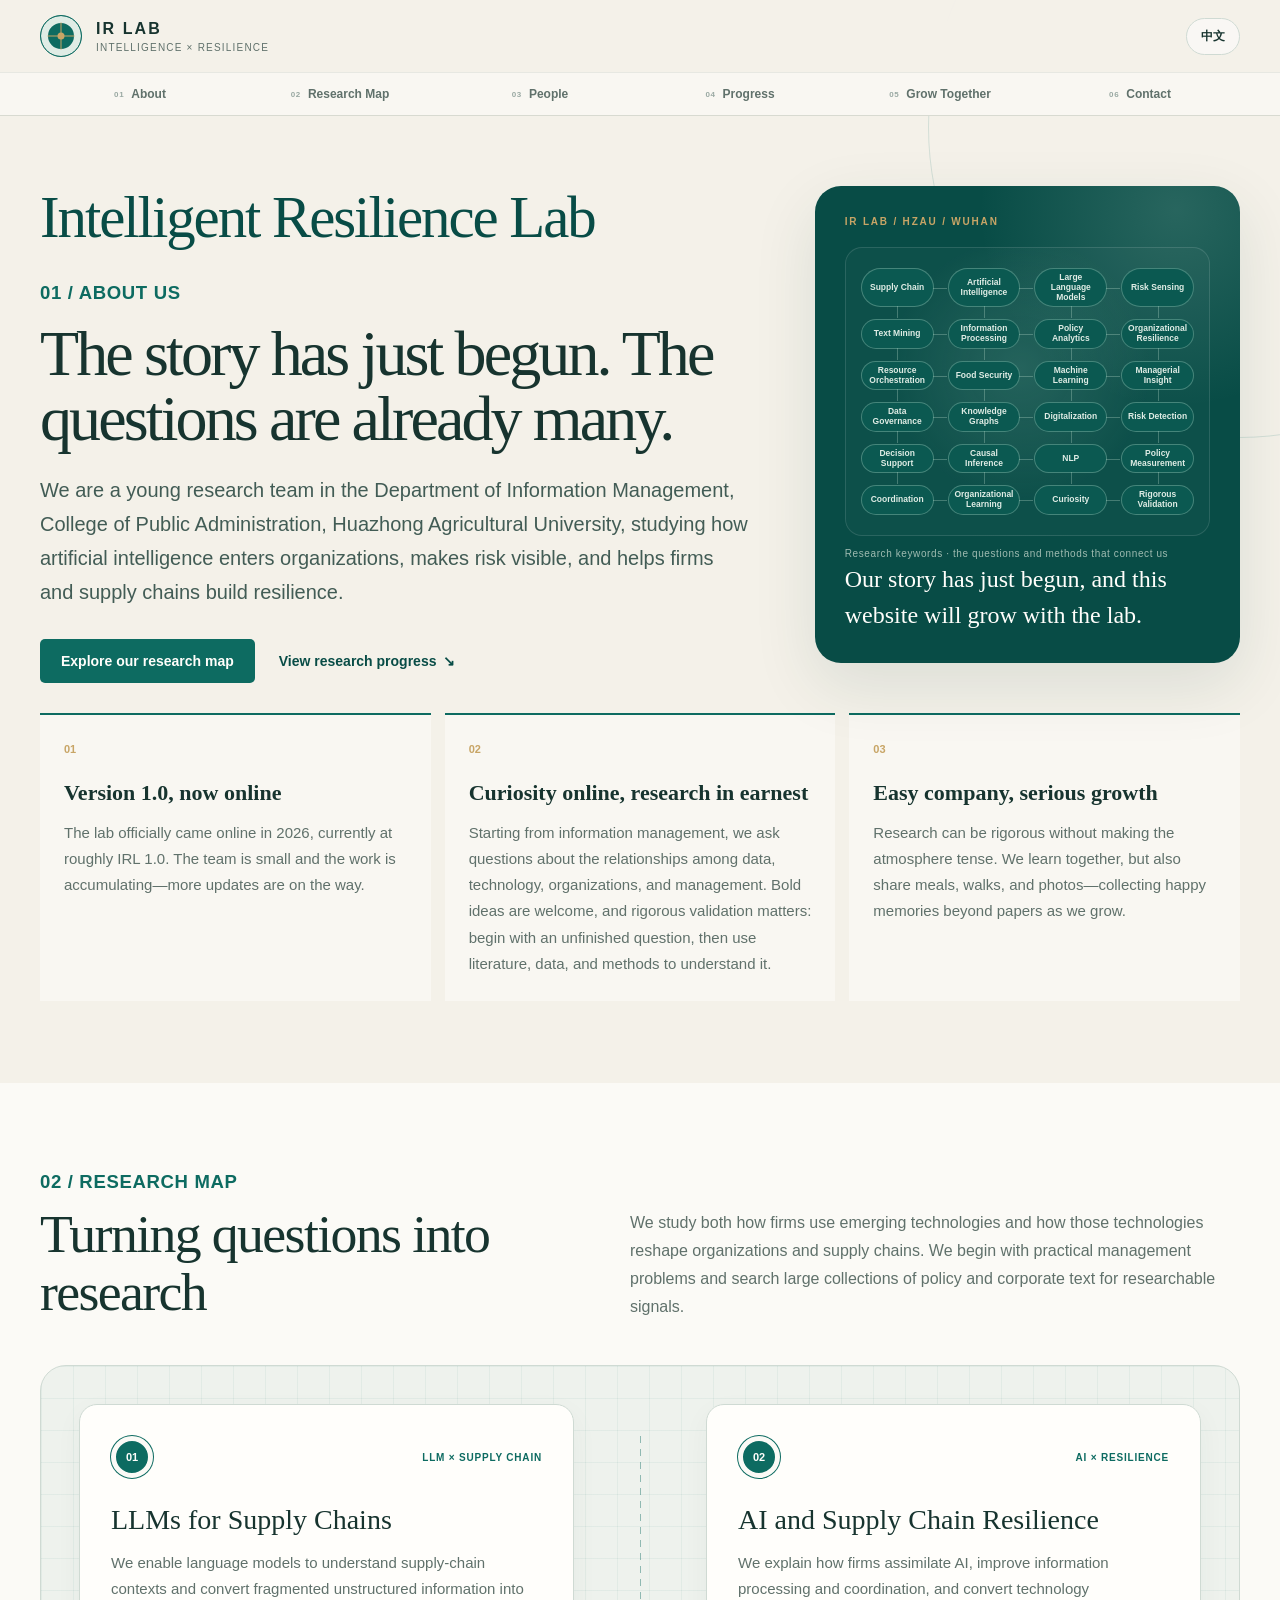
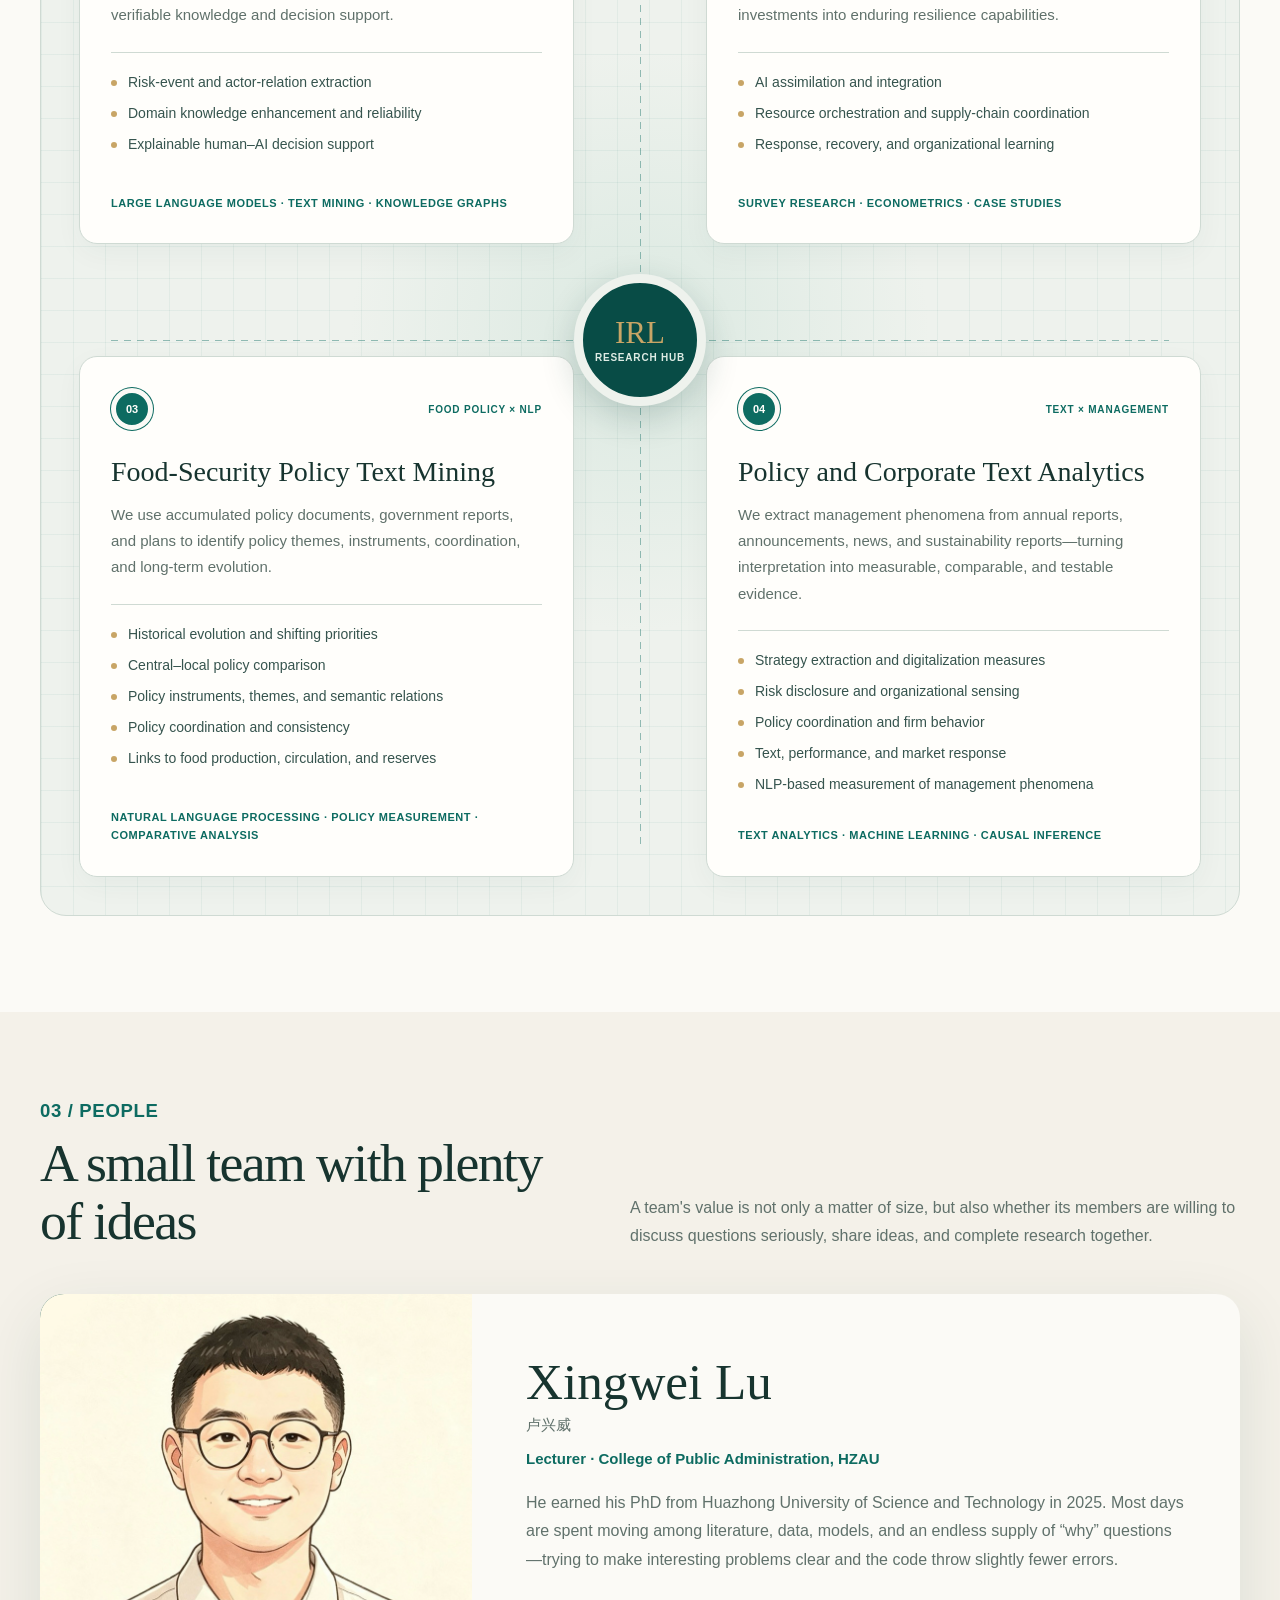
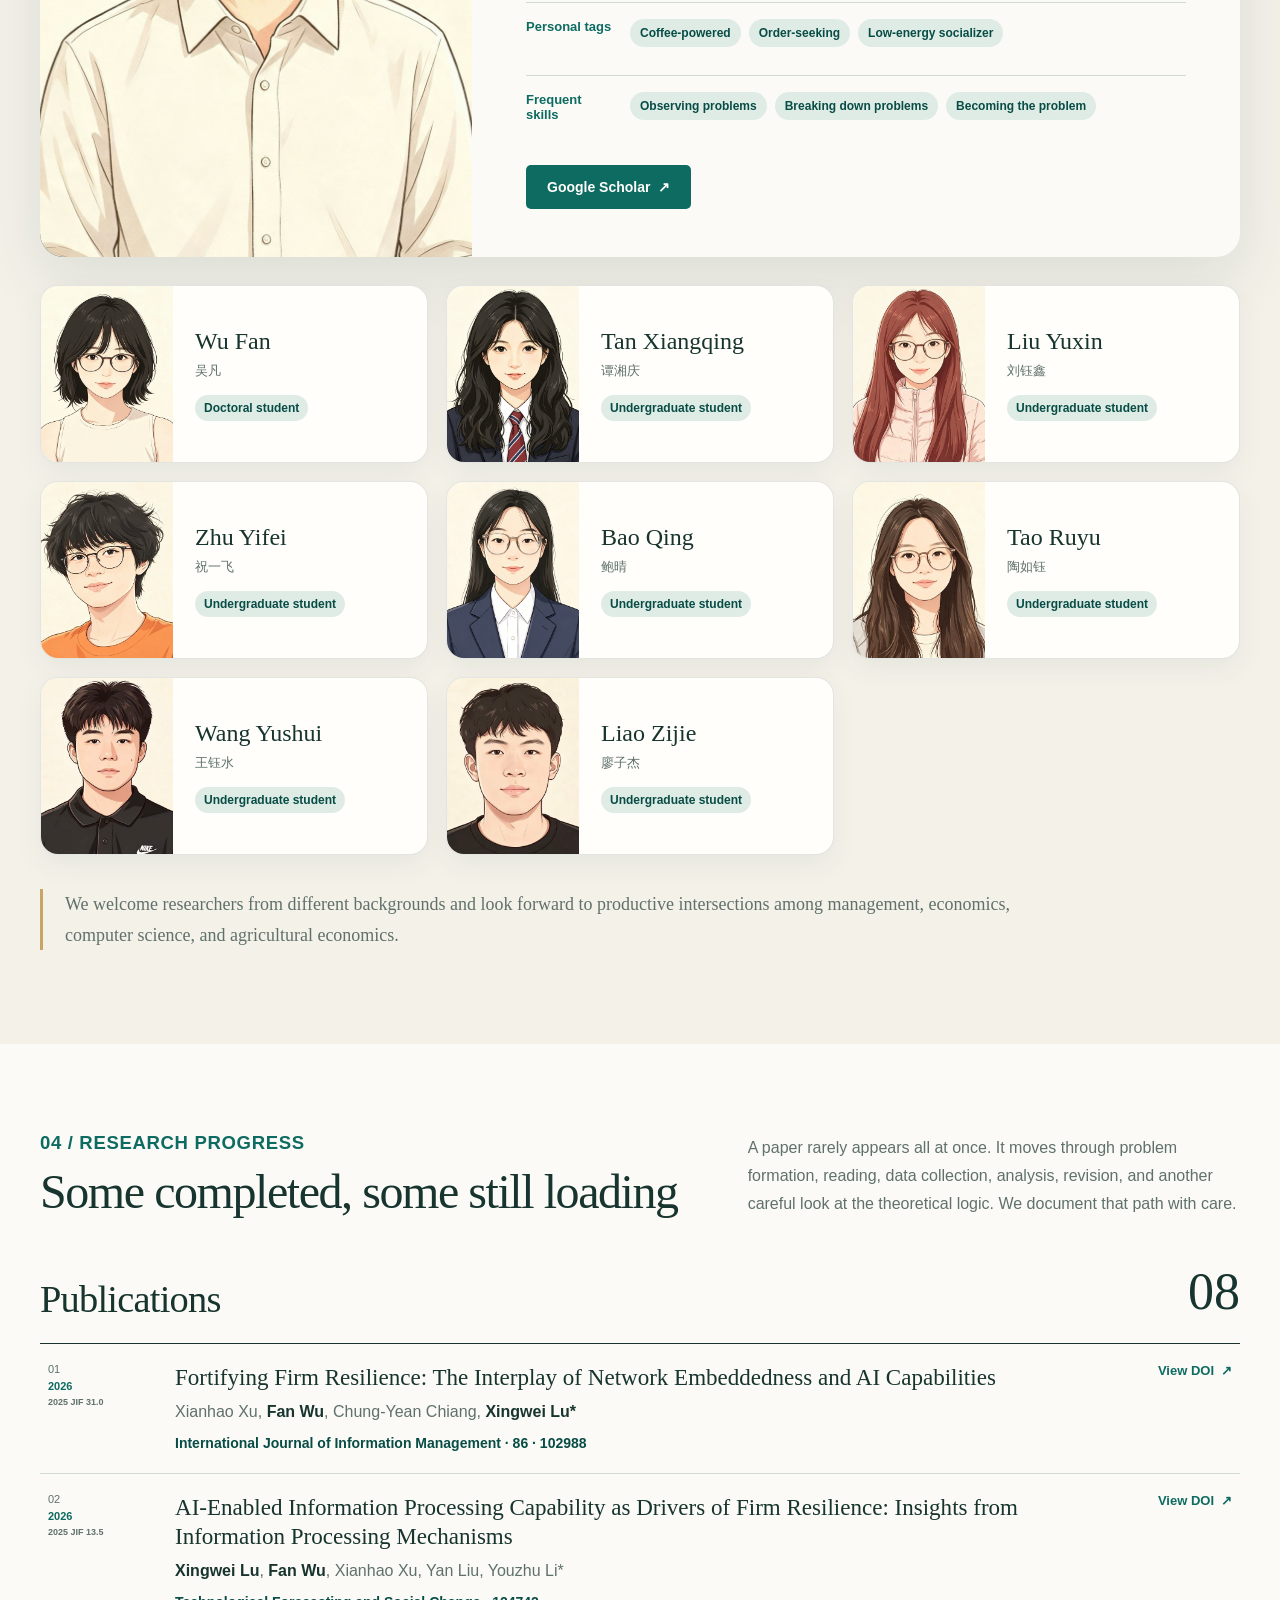
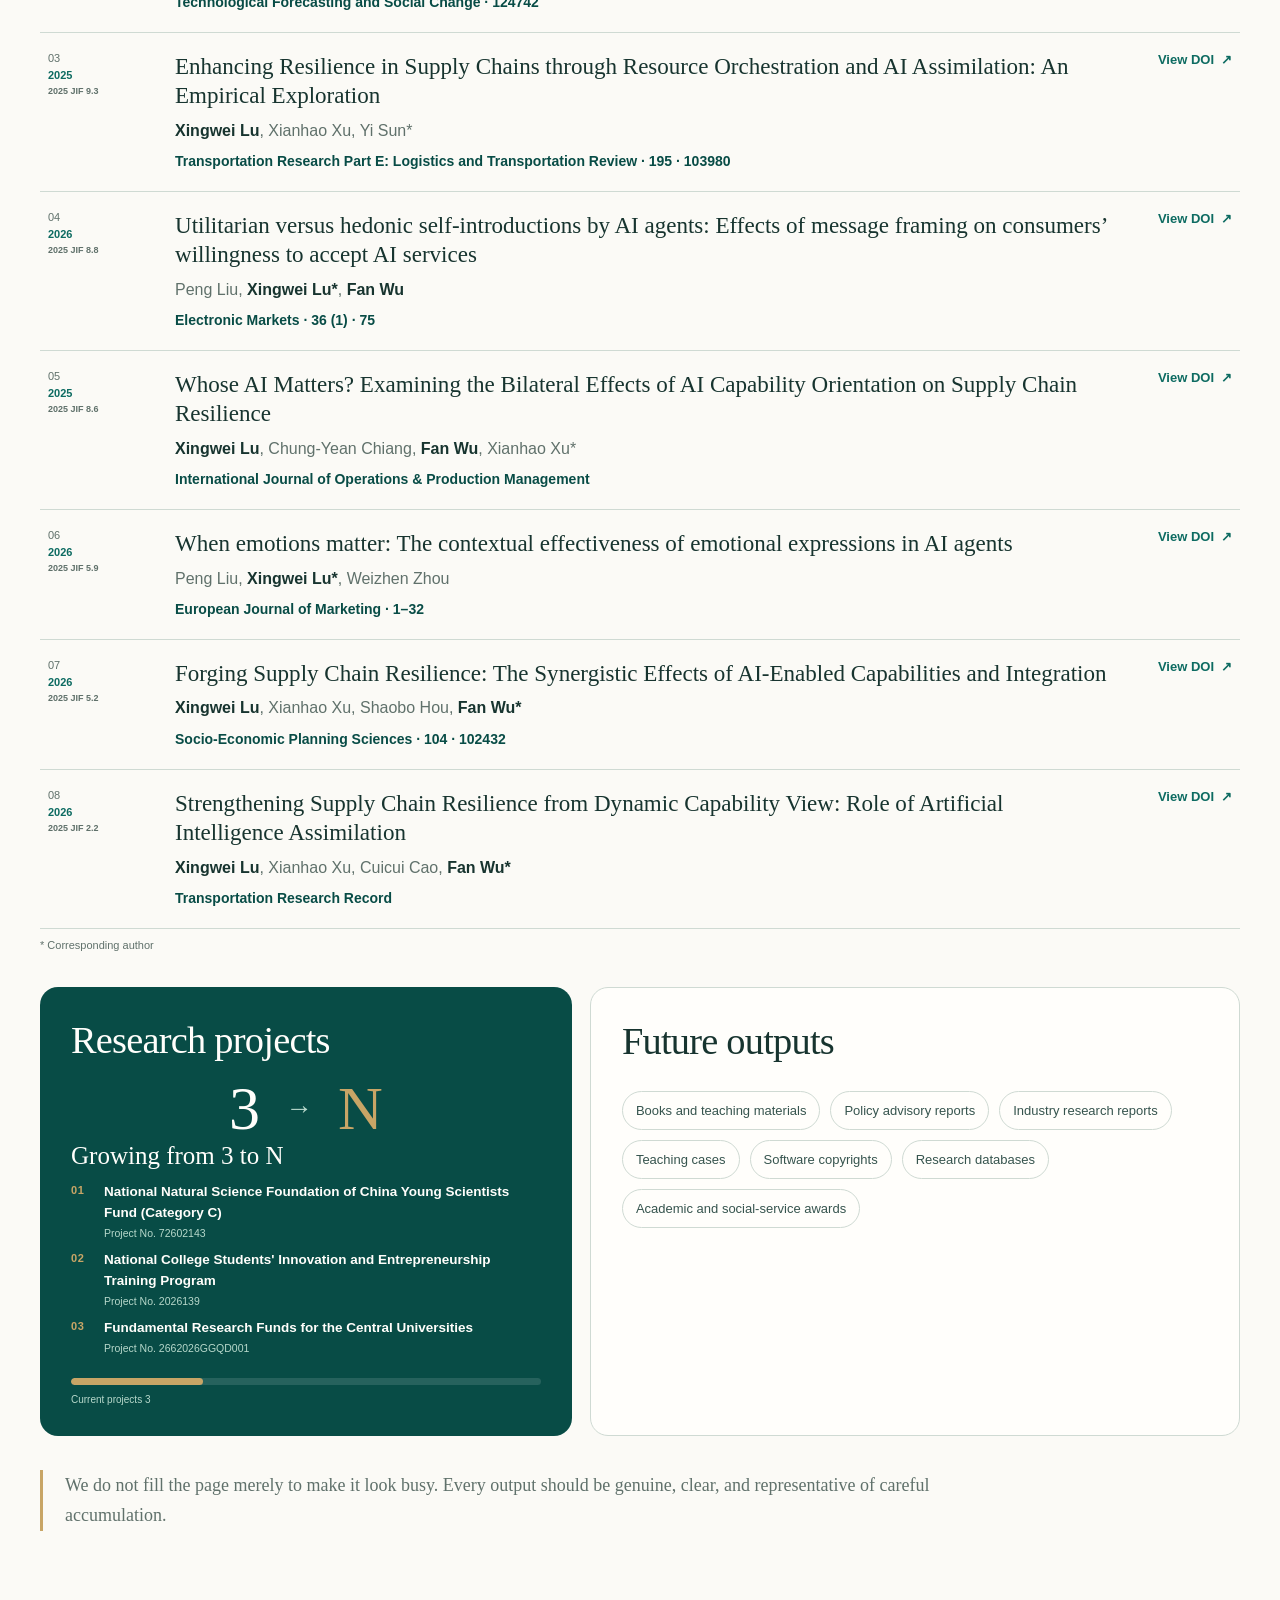
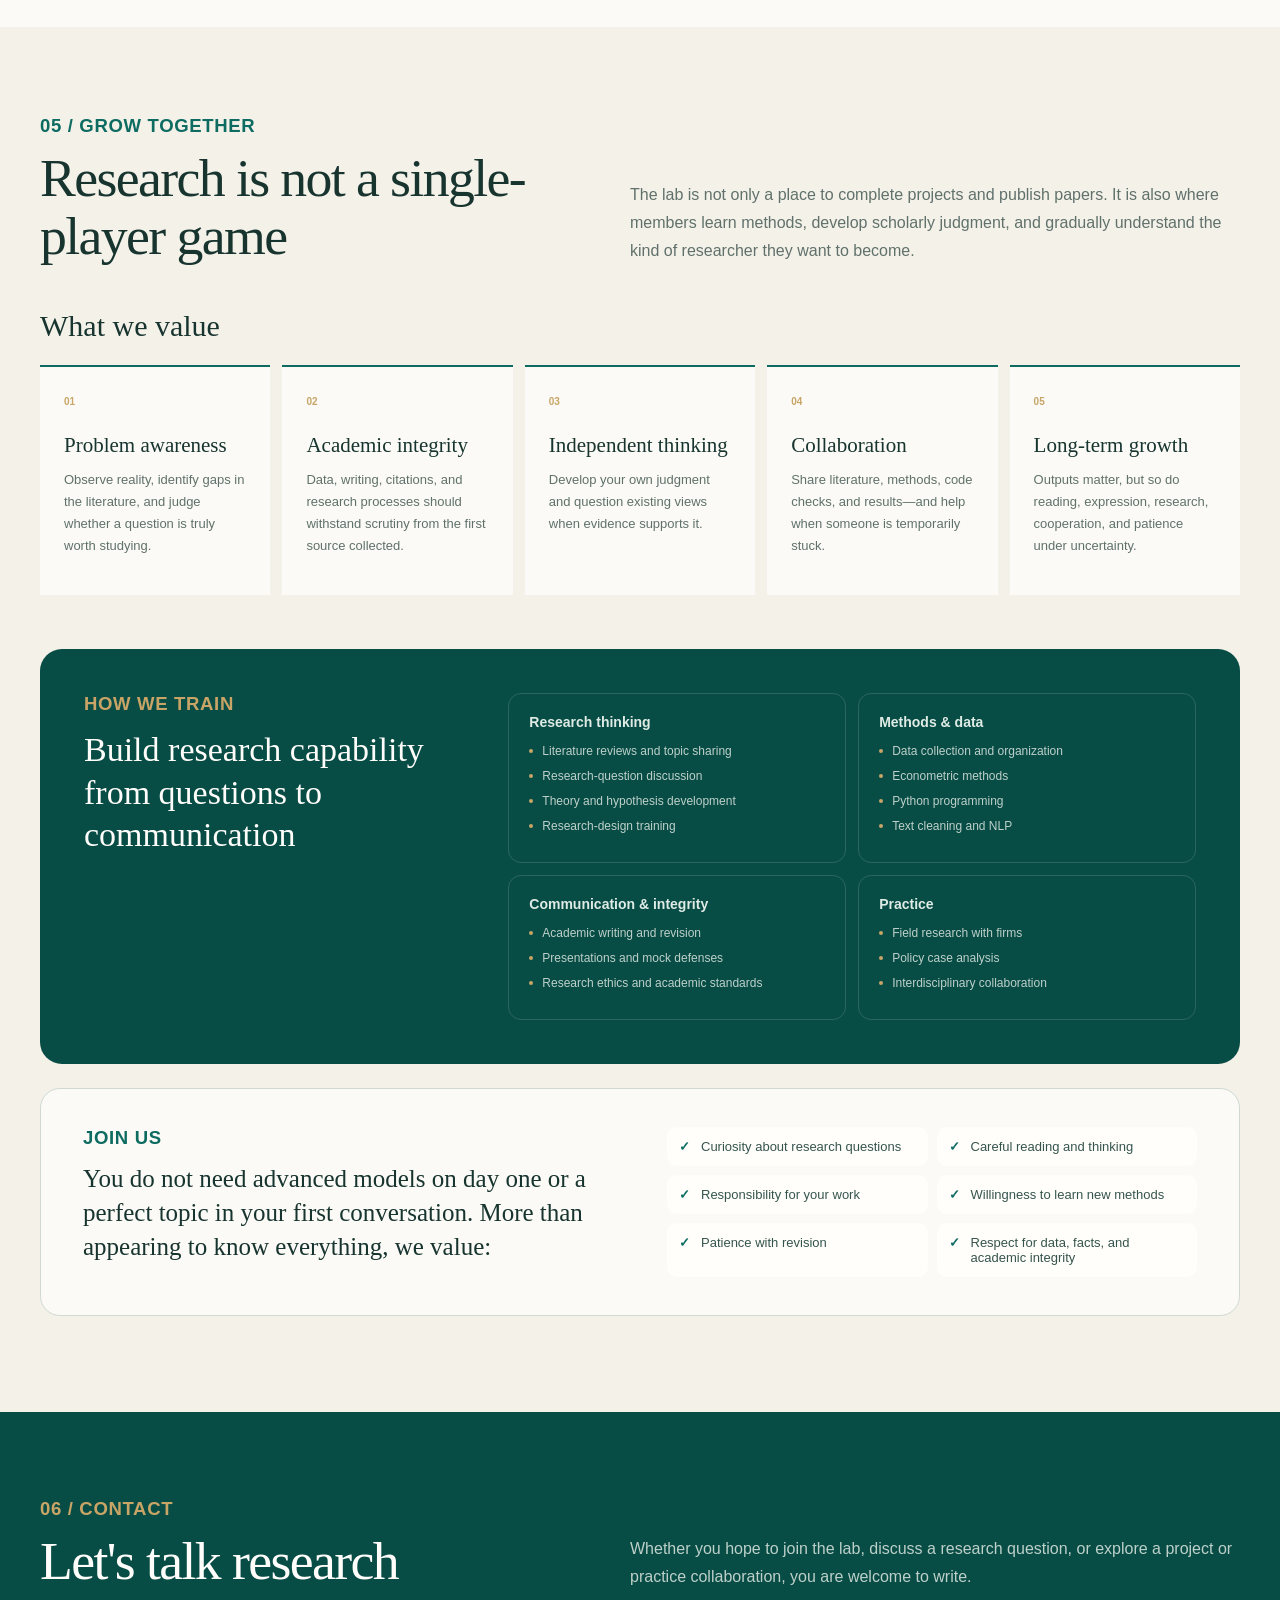
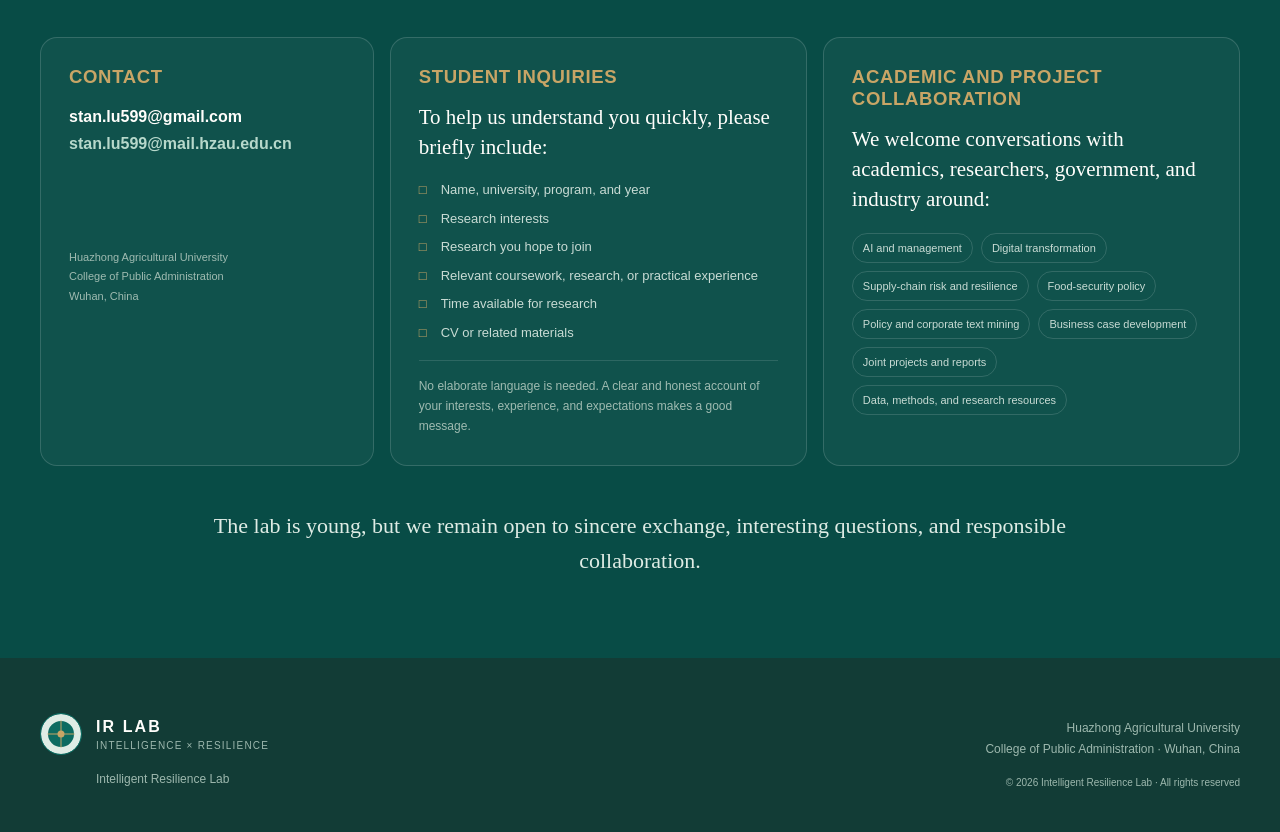
<file: en/index.html>
<!DOCTYPE html><html lang="zh-CN"><head><meta charSet="utf-8"/><meta name="viewport" content="width=device-width, initial-scale=1"/><link rel="preload" href="/members/lu-xingwei.jpg" as="image"/><link rel="preload" href="/members/wu-fan.jpg" as="image"/><link rel="preload" href="/members/tan-xiangqing.jpg" as="image"/><link rel="preload" href="/members/liu-yuxin.jpg" as="image"/><link rel="preload" href="/members/zhu-yifei.jpg" as="image"/><link rel="preload" href="/members/bao-qing.jpg" as="image"/><link rel="preload" href="/members/tao-ruyu.jpg" as="image"/><link rel="preload" href="/members/wang-yushui.jpg" as="image"/><link rel="preload" href="/members/liao-zijie.jpg" as="image"/><link rel="stylesheet" href="/assets/index-DL343gpZ.css" data-rsc-css-href="/assets/index-DL343gpZ.css" data-precedence="vite-rsc/importer-resources"/><link rel="modulepreload" href="/assets/layout-segment-context-D9J5CYJo.js" crossorigin=""/><link rel="modulepreload" href="/assets/rolldown-runtime-S-ySWqyJ.js" crossorigin=""/><link rel="modulepreload" href="/assets/index-CmFwKsna.js" crossorigin=""/><link rel="modulepreload" href="/assets/framework-XU8gKkFC.js" crossorigin=""/><link rel="modulepreload" href="/assets/AnchorScrollFix-C6-y9HXW.js" crossorigin=""/><title>Intelligent Resilience Lab | Intelligent Resilience Lab</title><meta name="description" content="Research on large language models, AI and supply-chain resilience, food-security policy, and policy and corporate text analytics."/><meta property="og:title" content="Intelligent Resilience Lab"/><meta property="og:description" content="Research on AI, supply-chain resilience, food-security policy, and text analytics."/><meta property="og:type" content="website"/><meta property="og:image" content="http://localhost:3000/og.png"/><meta property="og:image:width" content="1536"/><meta property="og:image:height" content="1024"/><meta property="og:image:alt" content="Intelligent Resilience Lab — Intelligence for resilient supply chains"/><meta name="twitter:card" content="summary_large_image"/><meta name="twitter:title" content="Intelligent Resilience Lab"/><meta name="twitter:description" content="Research on AI, supply-chain resilience, food-security policy, and text analytics."/><meta name="twitter:image" content="http://localhost:3000/og.png"/><link rel="shortcut icon" href="/favicon.svg"/><link rel="icon" href="/favicon.svg"/><script>self.__VINEXT_RSC_PARAMS__={}</script><script>self.__VINEXT_RSC_NAV__={"pathname":"/en","searchParams":[]}</script><link rel="modulepreload" href="/assets/index-CmFwKsna.js" />
</head><body><div class="siteShell" lang="en"><header class="siteHeader"><div class="container headerTop"><a href="/en" aria-label="Intelligent Resilience Lab home"><span class="brand"><span class="brandMark" aria-hidden="true"><i></i></span><span><strong>IR LAB</strong><small>Intelligence × Resilience</small></span></span></a><a class="languageSwitch" href="/zh" hrefLang="zh-CN">中文</a></div><nav class="sectionNav" aria-label="Section navigation"><div class="container sectionNavInner"><a href="#about"><span>01</span>About</a><a href="#research"><span>02</span>Research Map</a><a href="#people"><span>03</span>People</a><a href="#progress"><span>04</span>Progress</a><a href="#growth"><span>05</span>Grow Together</a><a href="#contact"><span>06</span>Contact</a></div></nav></header><main><section class="aboutHero" id="about"><div class="container"><div class="heroGrid"><div class="heroCopy"><p class="groupName">Intelligent Resilience Lab</p><p class="sectionKicker">01 / About us</p><h1>The story has just begun. The questions are already many.</h1><p class="heroLead">We are a young research team in the Department of Information Management, College of Public Administration, Huazhong Agricultural University, studying how artificial intelligence enters organizations, makes risk visible, and helps firms and supply chains build resilience.</p><div class="heroActions"><a class="primaryButton" href="#research">Explore our research map</a><a class="textLink" href="#progress">View research progress<span aria-hidden="true">↘</span></a></div></div><aside class="snapshotCard"><p class="snapshotLabel">IR LAB / HZAU / WUHAN</p><div class="researchWordCloud" aria-label="Research keywords · the questions and methods that connect us"><span>Supply Chain</span><span>Artificial Intelligence</span><span>Large Language Models</span><span>Risk Sensing</span><span>Text Mining</span><span>Information Processing</span><span>Policy Analytics</span><span>Organizational Resilience</span><span>Resource Orchestration</span><span>Food Security</span><span>Machine Learning</span><span>Managerial Insight</span><span>Data Governance</span><span>Knowledge Graphs</span><span>Digitalization</span><span>Risk Detection</span><span>Decision Support</span><span>Causal Inference</span><span>NLP</span><span>Policy Measurement</span><span>Coordination</span><span>Organizational Learning</span><span>Curiosity</span><span>Rigorous Validation</span></div><small class="wordCloudLabel">Research keywords · the questions and methods that connect us</small><blockquote>Our story has just begun, and this website will grow with the lab.</blockquote></aside></div><div class="aboutNarrative"><article><span>01</span><strong>Version 1.0, now online</strong><p>The lab officially came online in 2026, currently at roughly IRL 1.0. The team is small and the work is accumulating—more updates are on the way.</p></article><article><span>02</span><strong>Curiosity online, research in earnest</strong><p>Starting from information management, we ask questions about the relationships among data, technology, organizations, and management. Bold ideas are welcome, and rigorous validation matters: begin with an unfinished question, then use literature, data, and methods to understand it.</p></article><article><span>03</span><strong>Easy company, serious growth</strong><p>Research can be rigorous without making the atmosphere tense. We learn together, but also share meals, walks, and photos—collecting happy memories beyond papers as we grow.</p></article></div></div></section><section class="researchSection" id="research"><div class="container"><div class="sectionHead"><div><p class="sectionKicker">02 / Research map</p><h2>Turning questions into research</h2></div><p>We study both how firms use emerging technologies and how those technologies reshape organizations and supply chains. We begin with practical management problems and search large collections of policy and corporate text for researchable signals.</p></div><div class="researchMap"><div class="mapCore" aria-hidden="true"><span>IRL</span><strong>Research hub</strong></div><div class="researchGrid"><article class="mapNode node1"><div class="researchCardHead"><span>01</span><small>LLM × Supply Chain</small></div><h3>LLMs for Supply Chains</h3><p>We enable language models to understand supply-chain contexts and convert fragmented unstructured information into verifiable knowledge and decision support.</p><ul><li>Risk-event and actor-relation extraction</li><li>Domain knowledge enhancement and reliability</li><li>Explainable human–AI decision support</li></ul><strong class="methodLine">Large language models · Text mining · Knowledge graphs</strong></article><article class="mapNode node2"><div class="researchCardHead"><span>02</span><small>AI × Resilience</small></div><h3>AI and Supply Chain Resilience</h3><p>We explain how firms assimilate AI, improve information processing and coordination, and convert technology investments into enduring resilience capabilities.</p><ul><li>AI assimilation and integration</li><li>Resource orchestration and supply-chain coordination</li><li>Response, recovery, and organizational learning</li></ul><strong class="methodLine">Survey research · Econometrics · Case studies</strong></article><article class="mapNode node3"><div class="researchCardHead"><span>03</span><small>Food Policy × NLP</small></div><h3>Food-Security Policy Text Mining</h3><p>We use accumulated policy documents, government reports, and plans to identify policy themes, instruments, coordination, and long-term evolution.</p><ul><li>Historical evolution and shifting priorities</li><li>Central–local policy comparison</li><li>Policy instruments, themes, and semantic relations</li><li>Policy coordination and consistency</li><li>Links to food production, circulation, and reserves</li></ul><strong class="methodLine">Natural language processing · Policy measurement · Comparative analysis</strong></article><article class="mapNode node4"><div class="researchCardHead"><span>04</span><small>Text × Management</small></div><h3>Policy and Corporate Text Analytics</h3><p>We extract management phenomena from annual reports, announcements, news, and sustainability reports—turning interpretation into measurable, comparable, and testable evidence.</p><ul><li>Strategy extraction and digitalization measures</li><li>Risk disclosure and organizational sensing</li><li>Policy coordination and firm behavior</li><li>Text, performance, and market response</li><li>NLP-based measurement of management phenomena</li></ul><strong class="methodLine">Text analytics · Machine learning · Causal inference</strong></article></div></div></div></section><section class="peopleSection" id="people"><div class="container"><div class="sectionHead"><div><p class="sectionKicker">03 / People</p><h2>A small team with plenty of ideas</h2></div><p>A team&#x27;s value is not only a matter of size, but also whether its members are willing to discuss questions seriously, share ideas, and complete research together.</p></div><div class="piCard"><div class="profileVisual"><img src="/members/lu-xingwei.jpg" alt="Portrait of Xingwei Lu"/></div><div class="piContent"><h3>Xingwei Lu</h3><p class="piEnglish">卢兴威</p><p class="piRole">Lecturer · College of Public Administration, HZAU</p><p class="piBio">He earned his PhD from Huazhong University of Science and Technology in 2025. Most days are spent moving among literature, data, models, and an endless supply of “why” questions—trying to make interesting problems clear and the code throw slightly fewer errors.</p><div class="profileDetails"><div><strong>Personal tags</strong><p><span>Coffee-powered</span><span>Order-seeking</span><span>Low-energy socializer</span></p></div><div><strong>Frequent skills</strong><p><span>Observing problems</span><span>Breaking down problems</span><span>Becoming the problem</span></p></div></div><a class="primaryButton" href="https://scholar.google.com/citations?user=hsKdeJEAAAAJ&amp;hl=zh-CN" target="_blank" rel="noreferrer">Google Scholar<span aria-hidden="true">↗</span></a></div></div><div class="memberGrid"><article class="memberCard"><img src="/members/wu-fan.jpg" alt="Cartoon avatar of Wu Fan"/><div><h3>Wu Fan</h3><p>吴凡</p><span>Doctoral student</span></div></article><article class="memberCard"><img src="/members/tan-xiangqing.jpg" alt="Cartoon avatar of Tan Xiangqing"/><div><h3>Tan Xiangqing</h3><p>谭湘庆</p><span>Undergraduate student</span></div></article><article class="memberCard"><img src="/members/liu-yuxin.jpg" alt="Cartoon avatar of Liu Yuxin"/><div><h3>Liu Yuxin</h3><p>刘钰鑫</p><span>Undergraduate student</span></div></article><article class="memberCard"><img src="/members/zhu-yifei.jpg" alt="Cartoon avatar of Zhu Yifei"/><div><h3>Zhu Yifei</h3><p>祝一飞</p><span>Undergraduate student</span></div></article><article class="memberCard"><img src="/members/bao-qing.jpg" alt="Cartoon avatar of Bao Qing"/><div><h3>Bao Qing</h3><p>鲍晴</p><span>Undergraduate student</span></div></article><article class="memberCard"><img src="/members/tao-ruyu.jpg" alt="Cartoon avatar of Tao Ruyu"/><div><h3>Tao Ruyu</h3><p>陶如钰</p><span>Undergraduate student</span></div></article><article class="memberCard"><img src="/members/wang-yushui.jpg" alt="Cartoon avatar of Wang Yushui"/><div><h3>Wang Yushui</h3><p>王钰水</p><span>Undergraduate student</span></div></article><article class="memberCard"><img src="/members/liao-zijie.jpg" alt="Cartoon avatar of Liao Zijie"/><div><h3>Liao Zijie</h3><p>廖子杰</p><span>Undergraduate student</span></div></article></div><p class="sectionClosing">We welcome researchers from different backgrounds and look forward to productive intersections among management, economics, computer science, and agricultural economics.</p></div></section><section class="progressSection" id="progress"><div class="container"><div class="sectionHead"><div><p class="sectionKicker">04 / Research progress</p><h2>Some completed, some still loading</h2></div><p>A paper rarely appears all at once. It moves through problem formation, reading, data collection, analysis, revision, and another careful look at the theoretical logic. We document that path with care.</p></div><div class="outcomeHead"><h3 class="outcomeTitle">Publications</h3><strong>08</strong></div><div class="publicationList"><article><div class="paperIndex"><span>01</span><strong>2026</strong><em>2025 JIF<!-- --> <!-- -->31.0</em></div><div class="paperBody"><h3>Fortifying Firm Resilience: The Interplay of Network Embeddedness and AI Capabilities</h3><p class="paperAuthors"><span>Xianhao Xu<!-- -->, </span><span><strong>Fan Wu</strong>, </span><span>Chung-Yean Chiang<!-- -->, </span><span><strong>Xingwei Lu*</strong></span></p><p class="journal">International Journal of Information Management<!-- --> · 86<!-- --> · 102988</p></div><a class="doiLink" href="https://doi.org/10.1016/j.ijinfomgt.2025.102988" target="_blank" rel="noreferrer">View DOI<span aria-hidden="true">↗</span></a></article><article><div class="paperIndex"><span>02</span><strong>2026</strong><em>2025 JIF<!-- --> <!-- -->13.5</em></div><div class="paperBody"><h3>AI-Enabled Information Processing Capability as Drivers of Firm Resilience: Insights from Information Processing Mechanisms</h3><p class="paperAuthors"><span><strong>Xingwei Lu</strong>, </span><span><strong>Fan Wu</strong>, </span><span>Xianhao Xu<!-- -->, </span><span>Yan Liu<!-- -->, </span><span>Youzhu Li*</span></p><p class="journal">Technological Forecasting and Social Change<!-- --> · 124742</p></div><a class="doiLink" href="https://doi.org/10.1016/j.techfore.2026.124742" target="_blank" rel="noreferrer">View DOI<span aria-hidden="true">↗</span></a></article><article><div class="paperIndex"><span>03</span><strong>2025</strong><em>2025 JIF<!-- --> <!-- -->9.3</em></div><div class="paperBody"><h3>Enhancing Resilience in Supply Chains through Resource Orchestration and AI Assimilation: An Empirical Exploration</h3><p class="paperAuthors"><span><strong>Xingwei Lu</strong>, </span><span>Xianhao Xu<!-- -->, </span><span>Yi Sun*</span></p><p class="journal">Transportation Research Part E: Logistics and Transportation Review<!-- --> · 195<!-- --> · 103980</p></div><a class="doiLink" href="https://doi.org/10.1016/j.tre.2025.103980" target="_blank" rel="noreferrer">View DOI<span aria-hidden="true">↗</span></a></article><article><div class="paperIndex"><span>04</span><strong>2026</strong><em>2025 JIF<!-- --> <!-- -->8.8</em></div><div class="paperBody"><h3>Utilitarian versus hedonic self-introductions by AI agents: Effects of message framing on consumers’ willingness to accept AI services</h3><p class="paperAuthors"><span>Peng Liu<!-- -->, </span><span><strong>Xingwei Lu*</strong>, </span><span><strong>Fan Wu</strong></span></p><p class="journal">Electronic Markets<!-- --> · 36 (1)<!-- --> · 75</p></div><a class="doiLink" href="https://doi.org/10.1007/s12525-026-00933-9" target="_blank" rel="noreferrer">View DOI<span aria-hidden="true">↗</span></a></article><article><div class="paperIndex"><span>05</span><strong>2025</strong><em>2025 JIF<!-- --> <!-- -->8.6</em></div><div class="paperBody"><h3>Whose AI Matters? Examining the Bilateral Effects of AI Capability Orientation on Supply Chain Resilience</h3><p class="paperAuthors"><span><strong>Xingwei Lu</strong>, </span><span>Chung-Yean Chiang<!-- -->, </span><span><strong>Fan Wu</strong>, </span><span>Xianhao Xu*</span></p><p class="journal">International Journal of Operations &amp; Production Management</p></div><a class="doiLink" href="https://doi.org/10.1108/IJOPM-09-2024-0790" target="_blank" rel="noreferrer">View DOI<span aria-hidden="true">↗</span></a></article><article><div class="paperIndex"><span>06</span><strong>2026</strong><em>2025 JIF<!-- --> <!-- -->5.9</em></div><div class="paperBody"><h3>When emotions matter: The contextual effectiveness of emotional expressions in AI agents</h3><p class="paperAuthors"><span>Peng Liu<!-- -->, </span><span><strong>Xingwei Lu*</strong>, </span><span>Weizhen Zhou</span></p><p class="journal">European Journal of Marketing<!-- --> · 1–32</p></div><a class="doiLink" href="https://doi.org/10.1108/EJM-07-2025-0569" target="_blank" rel="noreferrer">View DOI<span aria-hidden="true">↗</span></a></article><article><div class="paperIndex"><span>07</span><strong>2026</strong><em>2025 JIF<!-- --> <!-- -->5.2</em></div><div class="paperBody"><h3>Forging Supply Chain Resilience: The Synergistic Effects of AI-Enabled Capabilities and Integration</h3><p class="paperAuthors"><span><strong>Xingwei Lu</strong>, </span><span>Xianhao Xu<!-- -->, </span><span>Shaobo Hou<!-- -->, </span><span><strong>Fan Wu*</strong></span></p><p class="journal">Socio-Economic Planning Sciences<!-- --> · 104<!-- --> · 102432</p></div><a class="doiLink" href="https://doi.org/10.1016/j.seps.2026.102432" target="_blank" rel="noreferrer">View DOI<span aria-hidden="true">↗</span></a></article><article><div class="paperIndex"><span>08</span><strong>2026</strong><em>2025 JIF<!-- --> <!-- -->2.2</em></div><div class="paperBody"><h3>Strengthening Supply Chain Resilience from Dynamic Capability View: Role of Artificial Intelligence Assimilation</h3><p class="paperAuthors"><span><strong>Xingwei Lu</strong>, </span><span>Xianhao Xu<!-- -->, </span><span>Cuicui Cao<!-- -->, </span><span><strong>Fan Wu*</strong></span></p><p class="journal">Transportation Research Record</p></div><a class="doiLink" href="https://doi.org/10.1177/03611981261436639" target="_blank" rel="noreferrer">View DOI<span aria-hidden="true">↗</span></a></article></div><p class="correspondingNote">* Corresponding author</p><div class="progressDashboard"><article class="projectCard"><h3 class="outcomeTitle">Research projects</h3><div class="projectNumber"><strong>3</strong><span>→</span><em>N</em></div><h4>Growing from 3 to N</h4><ul class="projectList"><li><span class="projectListIndex">01</span><div><strong>National Natural Science Foundation of China Young Scientists Fund (Category C)</strong><small>Project No.<!-- --> <!-- -->72602143</small></div></li><li><span class="projectListIndex">02</span><div><strong>National College Students&#x27; Innovation and Entrepreneurship Training Program</strong><small>Project No.<!-- --> <!-- -->2026139</small></div></li><li><span class="projectListIndex">03</span><div><strong>Fundamental Research Funds for the Central Universities</strong><small>Project No.<!-- --> <!-- -->2662026GGQD001</small></div></li></ul><div class="projectMeter"><i></i></div><small>Current projects 3</small></article><article class="futureCard"><h3 class="outcomeTitle">Future outputs</h3><div class="futureTags"><span>Books and teaching materials</span><span>Policy advisory reports</span><span>Industry research reports</span><span>Teaching cases</span><span>Software copyrights</span><span>Research databases</span><span>Academic and social-service awards</span></div></article></div><p class="sectionClosing">We do not fill the page merely to make it look busy. Every output should be genuine, clear, and representative of careful accumulation.</p></div></section><section class="growthSection" id="growth"><div class="container"><div class="sectionHead"><div><p class="sectionKicker">05 / Grow together</p><h2>Research is not a single-player game</h2></div><p>The lab is not only a place to complete projects and publish papers. It is also where members learn methods, develop scholarly judgment, and gradually understand the kind of researcher they want to become.</p></div><h3 class="subsectionTitle">What we value</h3><div class="valuesGrid"><article><span>01</span><h4>Problem awareness</h4><p>Observe reality, identify gaps in the literature, and judge whether a question is truly worth studying.</p></article><article><span>02</span><h4>Academic integrity</h4><p>Data, writing, citations, and research processes should withstand scrutiny from the first source collected.</p></article><article><span>03</span><h4>Independent thinking</h4><p>Develop your own judgment and question existing views when evidence supports it.</p></article><article><span>04</span><h4>Collaboration</h4><p>Share literature, methods, code checks, and results—and help when someone is temporarily stuck.</p></article><article><span>05</span><h4>Long-term growth</h4><p>Outputs matter, but so do reading, expression, research, cooperation, and patience under uncertainty.</p></article></div><div class="trainingBlock"><div><p class="sectionKicker">How we train</p><h3>Build research capability from questions to communication</h3></div><div class="trainingGrid"><article><h4>Research thinking</h4><ul><li>Literature reviews and topic sharing</li><li>Research-question discussion</li><li>Theory and hypothesis development</li><li>Research-design training</li></ul></article><article><h4>Methods &amp; data</h4><ul><li>Data collection and organization</li><li>Econometric methods</li><li>Python programming</li><li>Text cleaning and NLP</li></ul></article><article><h4>Communication &amp; integrity</h4><ul><li>Academic writing and revision</li><li>Presentations and mock defenses</li><li>Research ethics and academic standards</li></ul></article><article><h4>Practice</h4><ul><li>Field research with firms</li><li>Policy case analysis</li><li>Interdisciplinary collaboration</li></ul></article></div></div><div class="joinPanel"><div><p class="sectionKicker">Join us</p><h3>You do not need advanced models on day one or a perfect topic in your first conversation. More than appearing to know everything, we value:</h3></div><div class="qualityList"><span>Curiosity about research questions</span><span>Careful reading and thinking</span><span>Responsibility for your work</span><span>Willingness to learn new methods</span><span>Patience with revision</span><span>Respect for data, facts, and academic integrity</span></div></div></div></section><section class="contactSection" id="contact"><div class="container"><div class="sectionHead contactIntro"><div><p class="sectionKicker">06 / Contact</p><h2>Let&#x27;s talk research</h2></div><p>Whether you hope to join the lab, discuss a research question, or explore a project or practice collaboration, you are welcome to write.</p></div><div class="contactGrid"><article class="emailCard"><p class="sectionKicker">Contact</p><a href="mailto:stan.lu599@gmail.com">stan.lu599@gmail.com</a><a href="mailto:stan.lu599@mail.hzau.edu.cn">stan.lu599@mail.hzau.edu.cn</a><small>Huazhong Agricultural University<br/>College of Public Administration<br/>Wuhan, China</small></article><article><p class="sectionKicker">Student inquiries</p><h3>To help us understand you quickly, please briefly include:</h3><ul class="checkList"><li>Name, university, program, and year</li><li>Research interests</li><li>Research you hope to join</li><li>Relevant coursework, research, or practical experience</li><li>Time available for research</li><li>CV or related materials</li></ul><p class="contactNote">No elaborate language is needed. A clear and honest account of your interests, experience, and expectations makes a good message.</p></article><article><p class="sectionKicker">Academic and project collaboration</p><h3>We welcome conversations with academics, researchers, government, and industry around:</h3><div class="collaborationTags"><span>AI and management</span><span>Digital transformation</span><span>Supply-chain risk and resilience</span><span>Food-security policy</span><span>Policy and corporate text mining</span><span>Business case development</span><span>Joint projects and reports</span><span>Data, methods, and research resources</span></div></article></div><blockquote class="contactClosing">The lab is young, but we remain open to sincere exchange, interesting questions, and responsible collaboration.</blockquote></div></section></main><footer><div class="container footerGrid"><div><span class="brand"><span class="brandMark" aria-hidden="true"><i></i></span><span><strong>IR LAB</strong><small>Intelligence × Resilience</small></span></span><p>Intelligent Resilience Lab</p></div><div><p>Huazhong Agricultural University<br/>College of Public Administration · Wuhan, China</p><small>© <!-- -->2026<!-- --> Intelligent Resilience Lab · <!-- -->All rights reserved</small></div></div></footer></div><script id="_R_">import("/assets/index-CmFwKsna.js")</script></body></html><script>self.__VINEXT_RSC_CHUNKS__=self.__VINEXT_RSC_CHUNKS__||[];self.__VINEXT_RSC_CHUNKS__.push("2:I[\"8c0f216c4604\",[],\"Children\",1]\n3:I[\"b429a2658c8b\",[],\"default\",1]\n4:I[\"15c18cfaeeff\",[],\"LayoutSegmentProvider\",1]\n5:I[\"8c0f216c4604\",[],\"Slot\",1]\n6:I[\"593f344dc510\",[],\"RedirectBoundary\",1]\n:HL[\"/assets/index-DL343gpZ.css\",\"style\"]\n")</script><script>self.__VINEXT_RSC_CHUNKS__=self.__VINEXT_RSC_CHUNKS__||[];self.__VINEXT_RSC_CHUNKS__.push("0:{\"__route\":\"route:/en\",\"__interceptionContext\":null,\"__layoutIds\":[\"layout:/\"],\"__rootLayout\":\"/\",\"page:/en\":\"$L1\",\"layout:/\":[[[[\"$\",\"link\",\"css:/assets/index-DL343gpZ.css\",{\"rel\":\"stylesheet\",\"precedence\":\"vite-rsc/importer-resources\",\"href\":\"/assets/index-DL343gpZ.css\",\"data-rsc-css-href\":\"/assets/index-DL343gpZ.css\"}],\"$undefined\"],[\"$\",\"html\",null,{\"lang\":\"zh-CN\",\"children\":[\"$\",\"body\",null,{\"children\":[[\"$\",\"$L2\",null,{}],[\"$\",\"$L3\",null,{}]]}]}]],null],\"route:/en\":[[[\"$\",\"meta\",null,{\"charSet\":\"utf-8\"}],[[\"$\",\"title\",\"0\",{\"children\":\"Intelligent Resilience Lab | Intelligent Resilience Lab\"}],[\"$\",\"meta\",\"1\",{\"name\":\"description\",\"content\":\"Research on large language models, AI and supply-chain resilience, food-security policy, and policy and corporate text analytics.\"}],[\"$\",\"meta\",\"2\",{\"property\":\"og:title\",\"content\":\"Intelligent Resilience Lab\"}],[\"$\",\"meta\",\"3\",{\"property\":\"og:description\",\"content\":\"Research on AI, supply-chain resilience, food-security policy, and text analytics.\"}],[\"$\",\"meta\",\"4\",{\"property\":\"og:type\",\"content\":\"website\"}],[\"$\",\"meta\",\"5\",{\"property\":\"og:image\",\"content\":\"http://localhost:3000/og.png\"}],[\"$\",\"meta\",\"6\",{\"property\":\"og:image:width\",\"content\":\"1536\"}],[\"$\",\"meta\",\"7\",{\"property\":\"og:image:height\",\"content\":\"1024\"}],[\"$\",\"meta\",\"8\",{\"property\":\"og:image:alt\",\"content\":\"Intelligent Resilience Lab — Intelligence for resilient supply chains\"}],[\"$\",\"meta\",\"9\",{\"name\":\"twitter:card\",\"content\":\"summary_large_image\"}],[\"$\",\"meta\",\"10\",{\"name\":\"twitter:title\",\"content\":\"Intelligent Resilience Lab\"}],[\"$\",\"meta\",\"11\",{\"name\":\"twitter:description\",\"content\":\"Research on AI, supply-chain resilience, food-security policy, and text analytics.\"}],[\"$\",\"meta\",\"12\",{\"name\":\"twitter:image\",\"content\":\"http://localhost:3000/og.png\"}],[\"$\",\"link\",\"13\",{\"rel\":\"shortcut icon\",\"href\":\"/favicon.svg\"}],[\"$\",\"link\",\"14\",{\"rel\":\"icon\",\"href\":\"/favicon.svg\"}]],[[\"$\",\"meta\",\"0\",{\"name\":\"viewport\",\"content\":\"width=device-width, initial-scale=1\"}]]],[\"$\",\"$L4\",null,{\"segmentMap\":{\"children\":[\"en\"]},\"children\":[\"$\",\"$L5\",null,{\"id\":\"layout:/\",\"parallelSlots\":\"$undefined\",\"children\":[\"$\",\"$L6\",null,{\"children\":[\"$\",\"$L4\",null,{\"segmentMap\":{\"children\":[]},\"children\":[\"$\",\"$L5\",null,{\"id\":\"page:/en\"}]}]}]}]}]],\"__layoutFlags\":{\"layout:/\":\"s\"},\"__artifactCompatibility\":{\"schemaVersion\":1,\"graphVersion\":\"app-route-graph:jd0avsgjwqwg\",\"deploymentVersion\":\"bbd1d9d9-4cd7-4391-aa57-b1258ae00bb3\",\"appElementsSchemaVersion\":1,\"rscPayloadSchemaVersion\":1,\"rootBoundaryId\":\"/\",\"renderEpoch\":null}}\n")</script><script>self.__VINEXT_RSC_CHUNKS__=self.__VINEXT_RSC_CHUNKS__||[];self.__VINEXT_RSC_CHUNKS__.push("1:[\"$\",\"div\",null,{\"className\":\"siteShell\",\"lang\":\"en\",\"children\":[[\"$\",\"header\",null,{\"className\":\"siteHeader\",\"children\":[[\"$\",\"div\",null,{\"className\":\"container headerTop\",\"children\":[[\"$\",\"a\",null,{\"href\":\"/en\",\"aria-label\":\"Intelligent Resilience Lab home\",\"children\":[\"$\",\"span\",null,{\"className\":\"brand\",\"children\":[[\"$\",\"span\",null,{\"className\":\"brandMark\",\"aria-hidden\":\"true\",\"children\":[\"$\",\"i\",null,{}]}],[\"$\",\"span\",null,{\"children\":[[\"$\",\"strong\",null,{\"children\":\"IR LAB\"}],[\"$\",\"small\",null,{\"children\":\"Intelligence × Resilience\"}]]}]]}]}],[\"$\",\"a\",null,{\"className\":\"languageSwitch\",\"href\":\"/zh\",\"hrefLang\":\"zh-CN\",\"children\":\"中文\"}]]}],[\"$\",\"nav\",null,{\"className\":\"sectionNav\",\"aria-label\":\"Section navigation\",\"children\":[\"$\",\"div\",null,{\"className\":\"container sectionNavInner\",\"children\":[[\"$\",\"a\",\"about\",{\"href\":\"#about\",\"children\":[[\"$\",\"span\",null,{\"children\":\"01\"}],\"About\"]}],[\"$\",\"a\",\"research\",{\"href\":\"#research\",\"children\":[[\"$\",\"span\",null,{\"children\":\"02\"}],\"Research Map\"]}],[\"$\",\"a\",\"people\",{\"href\":\"#people\",\"children\":[[\"$\",\"span\",null,{\"children\":\"03\"}],\"People\"]}],[\"$\",\"a\",\"progress\",{\"href\":\"#progress\",\"children\":[[\"$\",\"span\",null,{\"children\":\"04\"}],\"Progress\"]}],[\"$\",\"a\",\"growth\",{\"href\":\"#growth\",\"children\":[[\"$\",\"span\",null,{\"children\":\"05\"}],\"Grow Together\"]}],[\"$\",\"a\",\"contact\",{\"href\":\"#contact\",\"children\":[[\"$\",\"span\",null,{\"children\":\"06\"}],\"Contact\"]}]]}]}]]}],[\"$\",\"main\",null,{\"children\":[[\"$\",\"section\",null,{\"className\":\"aboutHero\",\"id\":\"about\",\"children\":[\"$\",\"div\",null,{\"className\":\"container\",\"children\":[[\"$\",\"div\",null,{\"className\":\"heroGrid\",\"children\":[[\"$\",\"div\",null,{\"className\":\"heroCopy\",\"children\":[[\"$\",\"p\",null,{\"className\":\"groupName\",\"children\":\"Intelligent Resilience Lab\"}],[\"$\",\"p\",null,{\"className\":\"sectionKicker\",\"children\":\"01 / About us\"}],[\"$\",\"h1\",null,{\"children\":\"The story has just begun. The questions are already many.\"}],[\"$\",\"p\",null,{\"className\":\"heroLead\",\"children\":\"We are a young research team in the Department of Information Management, College of Public Administration, Huazhong Agricultural University, studying how artificial intelligence enters organizations, makes risk visible, and helps firms and supply chains build resilience.\"}],[\"$\",\"div\",null,{\"className\":\"heroActions\",\"children\":[[\"$\",\"a\",null,{\"className\":\"primaryButton\",\"href\":\"#research\",\"children\":\"Explore our research map\"}],[\"$\",\"a\",null,{\"className\":\"textLink\",\"href\":\"#progress\",\"children\":[\"View research progress\",[\"$\",\"span\",null,{\"aria-hidden\":\"true\",\"children\":\"↘\"}]]}]]}]]}],[\"$\",\"aside\",null,{\"className\":\"snapshotCard\",\"children\":[[\"$\",\"p\",null,{\"className\":\"snapshotLabel\",\"children\":\"IR LAB / HZAU / WUHAN\"}],[\"$\",\"div\",null,{\"className\":\"researchWordCloud\",\"aria-label\":\"Research keywords · the questions and methods that connect us\",\"children\":[[\"$\",\"span\",\"Supply Chain\",{\"children\":\"Supply Chain\"}],[\"$\",\"span\",\"Artificial Intelligence\",{\"children\":\"Artificial Intelligence\"}],[\"$\",\"span\",\"Large Language Models\",{\"children\":\"Large Language Models\"}],[\"$\",\"span\",\"Risk Sensing\",{\"children\":\"Risk Sensing\"}],[\"$\",\"span\",\"Text Mining\",{\"children\":\"Text Mining\"}],[\"$\",\"span\",\"Information Processing\",{\"children\":\"Information Processing\"}],[\"$\",\"span\",\"Policy Analytics\",{\"children\":\"Policy Analytics\"}],[\"$\",\"span\",\"Organizational Resilience\",{\"children\":\"Organizational Resilience\"}],[\"$\",\"span\",\"Resource Orchestration\",{\"children\":\"Resource Orchestration\"}],[\"$\",\"span\",\"Food Security\",{\"children\":\"Food Security\"}],[\"$\",\"span\",\"Machine Learning\",{\"children\":\"Machine Learning\"}],[\"$\",\"span\",\"Managerial Insight\",{\"children\":\"Managerial Insight\"}],[\"$\",\"span\",\"Data Governance\",{\"children\":\"Data Governance\"}],[\"$\",\"span\",\"Knowledge Graphs\",{\"children\":\"Knowledge Graphs\"}],[\"$\",\"span\",\"Digitalization\",{\"children\":\"Digitalization\"}],[\"$\",\"span\",\"Risk Detection\",{\"children\":\"Risk Detection\"}],[\"$\",\"span\",\"Decision Support\",{\"children\":\"Decision Support\"}],[\"$\",\"span\",\"Causal Inference\",{\"children\":\"Causal Inference\"}],[\"$\",\"span\",\"NLP\",{\"children\":\"NLP\"}],[\"$\",\"span\",\"Policy Measurement\",{\"children\":\"Policy Measurement\"}],[\"$\",\"span\",\"Coordination\",{\"children\":\"Coordination\"}],[\"$\",\"span\",\"Organizational Learning\",{\"children\":\"Organizational Learning\"}],[\"$\",\"span\",\"Curiosity\",{\"children\":\"Curiosity\"}],[\"$\",\"span\",\"Rigorous Validation\",{\"children\":\"Rigorous Validation\"}]]}],[\"$\",\"small\",null,{\"className\":\"wordCloudLabel\",\"children\":\"Research keywords · the questions and methods that connect us\"}],\"$L7\"]}]]}],\"$L8\"]}]}],\"$L9\",\"$La\",\"$Lb\",\"$Lc\",\"$Ld\"]}],\"$Le\"]}]\n")</script><script>self.__VINEXT_RSC_CHUNKS__=self.__VINEXT_RSC_CHUNKS__||[];self.__VINEXT_RSC_CHUNKS__.push(":HL[\"/members/lu-xingwei.jpg\",\"image\"]\n:HL[\"/members/wu-fan.jpg\",\"image\"]\n:HL[\"/members/tan-xiangqing.jpg\",\"image\"]\n:HL[\"/members/liu-yuxin.jpg\",\"image\"]\n:HL[\"/members/zhu-yifei.jpg\",\"image\"]\n:HL[\"/members/bao-qing.jpg\",\"image\"]\n:HL[\"/members/tao-ruyu.jpg\",\"image\"]\n:HL[\"/members/wang-yushui.jpg\",\"image\"]\n:HL[\"/members/liao-zijie.jpg\",\"image\"]\n7:[\"$\",\"blockquote\",null,{\"children\":\"Our story has just begun, and this website will grow with the lab.\"}]\n8:[\"$\",\"div\",null,{\"className\":\"aboutNarrative\",\"children\":[[\"$\",\"article\",\"Version 1.0, now online\",{\"children\":[[\"$\",\"span\",null,{\"children\":\"01\"}],[\"$\",\"strong\",null,{\"children\":\"Version 1.0, now online\"}],[\"$\",\"p\",null,{\"children\":\"The lab officially came online in 2026, currently at roughly IRL 1.0. The team is small and the work is accumulating—more updates are on the way.\"}]]}],[\"$\",\"article\",\"Curiosity online, research in earnest\",{\"children\":[[\"$\",\"span\",null,{\"children\":\"02\"}],[\"$\",\"strong\",null,{\"children\":\"Curiosity online, research in earnest\"}],[\"$\",\"p\",null,{\"children\":\"Starting from information management, we ask questions about the relationships among data, technology, organizations, and management. Bold ideas are welcome, and rigorous validation matters: begin with an unfinished question, then use literature, data, and methods to understand it.\"}]]}],[\"$\",\"article\",\"Easy company, serious growth\",{\"children\":[[\"$\",\"span\",null,{\"children\":\"03\"}],[\"$\",\"strong\",null,{\"children\":\"Easy company, serious growth\"}],[\"$\",\"p\",null,{\"children\":\"Research can be rigorous without making the atmosphere tense. We learn together, but also share meals, walks, and photos—collecting happy memories beyond papers as we grow.\"}]]}]]}]\n")</script><script>self.__VINEXT_RSC_CHUNKS__=self.__VINEXT_RSC_CHUNKS__||[];self.__VINEXT_RSC_CHUNKS__.push("9:[\"$\",\"section\",null,{\"className\":\"researchSection\",\"id\":\"research\",\"children\":[\"$\",\"div\",null,{\"className\":\"container\",\"children\":[[\"$\",\"div\",null,{\"className\":\"sectionHead\",\"children\":[[\"$\",\"div\",null,{\"children\":[[\"$\",\"p\",null,{\"className\":\"sectionKicker\",\"children\":\"02 / Research map\"}],[\"$\",\"h2\",null,{\"children\":\"Turning questions into research\"}]]}],[\"$\",\"p\",null,{\"children\":\"We study both how firms use emerging technologies and how those technologies reshape organizations and supply chains. We begin with practical management problems and search large collections of policy and corporate text for researchable signals.\"}]]}],[\"$\",\"div\",null,{\"className\":\"researchMap\",\"children\":[[\"$\",\"div\",null,{\"className\":\"mapCore\",\"aria-hidden\":\"true\",\"children\":[[\"$\",\"span\",null,{\"children\":\"IRL\"}],[\"$\",\"strong\",null,{\"children\":\"Research hub\"}]]}],[\"$\",\"div\",null,{\"className\":\"researchGrid\",\"children\":[[\"$\",\"article\",\"LLMs for Supply Chains\",{\"className\":\"mapNode node1\",\"children\":[[\"$\",\"div\",null,{\"className\":\"researchCardHead\",\"children\":[[\"$\",\"span\",null,{\"children\":\"01\"}],[\"$\",\"small\",null,{\"children\":\"LLM × Supply Chain\"}]]}],[\"$\",\"h3\",null,{\"children\":\"LLMs for Supply Chains\"}],[\"$\",\"p\",null,{\"children\":\"We enable language models to understand supply-chain contexts and convert fragmented unstructured information into verifiable knowledge and decision support.\"}],[\"$\",\"ul\",null,{\"children\":[[\"$\",\"li\",\"Risk-event and actor-relation extraction\",{\"children\":\"Risk-event and actor-relation extraction\"}],[\"$\",\"li\",\"Domain knowledge enhancement and reliability\",{\"children\":\"Domain knowledge enhancement and reliability\"}],[\"$\",\"li\",\"Explainable human–AI decision support\",{\"children\":\"Explainable human–AI decision support\"}]]}],[\"$\",\"strong\",null,{\"className\":\"methodLine\",\"children\":\"Large language models · Text mining · Knowledge graphs\"}]]}],[\"$\",\"article\",\"AI and Supply Chain Resilience\",{\"className\":\"mapNode node2\",\"children\":[[\"$\",\"div\",null,{\"className\":\"researchCardHead\",\"children\":[[\"$\",\"span\",null,{\"children\":\"02\"}],[\"$\",\"small\",null,{\"children\":\"AI × Resilience\"}]]}],[\"$\",\"h3\",null,{\"children\":\"AI and Supply Chain Resilience\"}],[\"$\",\"p\",null,{\"children\":\"We explain how firms assimilate AI, improve information processing and coordination, and convert technology investments into enduring resilience capabilities.\"}],[\"$\",\"ul\",null,{\"children\":[[\"$\",\"li\",\"AI assimilation and integration\",{\"children\":\"AI assimilation and integration\"}],[\"$\",\"li\",\"Resource orchestration and supply-chain coordination\",{\"children\":\"Resource orchestration and supply-chain coordination\"}],[\"$\",\"li\",\"Response, recovery, and organizational learning\",{\"children\":\"Response, recovery, and organizational learning\"}]]}],[\"$\",\"strong\",null,{\"className\":\"methodLine\",\"children\":\"Survey research · Econometrics · Case studies\"}]]}],[\"$\",\"article\",\"Food-Security Policy Text Mining\",{\"className\":\"mapNode node3\",\"children\":[[\"$\",\"div\",null,{\"className\":\"researchCardHead\",\"children\":[[\"$\",\"span\",null,{\"children\":\"03\"}],[\"$\",\"small\",null,{\"children\":\"Food Policy × NLP\"}]]}],[\"$\",\"h3\",null,{\"children\":\"Food-Security Policy Text Mining\"}],[\"$\",\"p\",null,{\"children\":\"We use accumulated policy documents, government reports, and plans to identify policy themes, instruments, coordination, and long-term evolution.\"}],[\"$\",\"ul\",null,{\"children\":[[\"$\",\"li\",\"Historical evolution and shifting priorities\",{\"children\":\"Historical evolution and shifting priorities\"}],[\"$\",\"li\",\"Central–local policy comparison\",{\"children\":\"Central–local policy comparison\"}],[\"$\",\"li\",\"Policy instruments, themes, and semantic relations\",{\"children\":\"Policy instruments, themes, and semantic relations\"}],[\"$\",\"li\",\"Policy coordination and consistency\",{\"children\":\"Policy coordination and consistency\"}],[\"$\",\"li\",\"Links to food production, circulation, and reserves\",{\"children\":\"Links to food production, circulation, and reserves\"}]]}],[\"$\",\"strong\",null,{\"className\":\"methodLine\",\"children\":\"Natural language processing · Policy measurement · Comparative analysis\"}]]}],\"$Lf\"]}]]}]]}]}]\n")</script><script>self.__VINEXT_RSC_CHUNKS__=self.__VINEXT_RSC_CHUNKS__||[];self.__VINEXT_RSC_CHUNKS__.push("a:[\"$\",\"section\",null,{\"className\":\"peopleSection\",\"id\":\"people\",\"children\":[\"$\",\"div\",null,{\"className\":\"container\",\"children\":[[\"$\",\"div\",null,{\"className\":\"sectionHead\",\"children\":[[\"$\",\"div\",null,{\"children\":[[\"$\",\"p\",null,{\"className\":\"sectionKicker\",\"children\":\"03 / People\"}],[\"$\",\"h2\",null,{\"children\":\"A small team with plenty of ideas\"}]]}],[\"$\",\"p\",null,{\"children\":\"A team's value is not only a matter of size, but also whether its members are willing to discuss questions seriously, share ideas, and complete research together.\"}]]}],[\"$\",\"div\",null,{\"className\":\"piCard\",\"children\":[[\"$\",\"div\",null,{\"className\":\"profileVisual\",\"children\":[\"$\",\"img\",null,{\"src\":\"/members/lu-xingwei.jpg\",\"alt\":\"Portrait of Xingwei Lu\"}]}],[\"$\",\"div\",null,{\"className\":\"piContent\",\"children\":[[\"$\",\"h3\",null,{\"children\":\"Xingwei Lu\"}],[\"$\",\"p\",null,{\"className\":\"piEnglish\",\"children\":\"卢兴威\"}],[\"$\",\"p\",null,{\"className\":\"piRole\",\"children\":\"Lecturer · College of Public Administration, HZAU\"}],[\"$\",\"p\",null,{\"className\":\"piBio\",\"children\":\"He earned his PhD from Huazhong University of Science and Technology in 2025. Most days are spent moving among literature, data, models, and an endless supply of “why” questions—trying to make interesting problems clear and the code throw slightly fewer errors.\"}],[\"$\",\"div\",null,{\"className\":\"profileDetails\",\"children\":[[\"$\",\"div\",null,{\"children\":[[\"$\",\"strong\",null,{\"children\":\"Personal tags\"}],[\"$\",\"p\",null,{\"children\":[[\"$\",\"span\",\"Coffee-powered\",{\"children\":\"Coffee-powered\"}],[\"$\",\"span\",\"Order-seeking\",{\"children\":\"Order-seeking\"}],[\"$\",\"span\",\"Low-energy socializer\",{\"children\":\"Low-energy socializer\"}]]}]]}],[\"$\",\"div\",null,{\"children\":[[\"$\",\"strong\",null,{\"children\":\"Frequent skills\"}],[\"$\",\"p\",null,{\"children\":[[\"$\",\"span\",\"Observing problems\",{\"children\":\"Observing problems\"}],[\"$\",\"span\",\"Breaking down problems\",{\"children\":\"Breaking down problems\"}],[\"$\",\"span\",\"Becoming the problem\",{\"children\":\"Becoming the problem\"}]]}]]}]]}],[\"$\",\"a\",null,{\"className\":\"primaryButton\",\"href\":\"https://scholar.google.com/citations?user=hsKdeJEAAAAJ\u0026hl=zh-CN\",\"target\":\"_blank\",\"rel\":\"noreferrer\",\"children\":[\"Google Scholar\",[\"$\",\"span\",null,{\"aria-hidden\":\"true\",\"children\":\"↗\"}]]}]]}]]}],[\"$\",\"div\",null,{\"className\":\"memberGrid\",\"children\":[[\"$\",\"article\",\"Wu Fan\",{\"className\":\"memberCard\",\"children\":[[\"$\",\"img\",null,{\"src\":\"/members/wu-fan.jpg\",\"alt\":\"Cartoon avatar of Wu Fan\"}],[\"$\",\"div\",null,{\"children\":[[\"$\",\"h3\",null,{\"children\":\"Wu Fan\"}],[\"$\",\"p\",null,{\"children\":\"吴凡\"}],[\"$\",\"span\",null,{\"children\":\"Doctoral student\"}]]}]]}],[\"$\",\"article\",\"Tan Xiangqing\",{\"className\":\"memberCard\",\"children\":[[\"$\",\"img\",null,{\"src\":\"/members/tan-xiangqing.jpg\",\"alt\":\"Cartoon avatar of Tan Xiangqing\"}],[\"$\",\"div\",null,{\"children\":[[\"$\",\"h3\",null,{\"children\":\"Tan Xiangqing\"}],[\"$\",\"p\",null,{\"children\":\"谭湘庆\"}],[\"$\",\"span\",null,{\"children\":\"Undergraduate student\"}]]}]]}],[\"$\",\"article\",\"Liu Yuxin\",{\"className\":\"memberCard\",\"children\":[[\"$\",\"img\",null,{\"src\":\"/members/liu-yuxin.jpg\",\"alt\":\"Cartoon avatar of Liu Yuxin\"}],[\"$\",\"div\",null,{\"children\":[[\"$\",\"h3\",null,{\"children\":\"Liu Yuxin\"}],[\"$\",\"p\",null,{\"children\":\"刘钰鑫\"}],[\"$\",\"span\",null,{\"children\":\"Undergraduate student\"}]]}]]}],[\"$\",\"article\",\"Zhu Yifei\",{\"className\":\"memberCard\",\"children\":[[\"$\",\"img\",null,{\"src\":\"/members/zhu-yifei.jpg\",\"alt\":\"Cartoon avatar of Zhu Yifei\"}],[\"$\",\"div\",null,{\"children\":[[\"$\",\"h3\",null,{\"children\":\"Zhu Yifei\"}],[\"$\",\"p\",null,{\"children\":\"祝一飞\"}],[\"$\",\"span\",null,{\"children\":\"Undergraduate student\"}]]}]]}],[\"$\",\"article\",\"Bao Qing\",{\"className\":\"memberCard\",\"children\":[[\"$\",\"img\",null,{\"src\":\"/members/bao-qing.jpg\",\"alt\":\"Cartoon avatar of Bao Qing\"}],[\"$\",\"div\",null,{\"children\":[[\"$\",\"h3\",null,{\"children\":\"Bao Qing\"}],[\"$\",\"p\",null,{\"children\":\"鲍晴\"}],[\"$\",\"span\",null,{\"children\":\"Undergraduate student\"}]]}]]}],[\"$\",\"article\",\"Tao Ruyu\",{\"className\":\"memberCard\",\"children\":[[\"$\",\"img\",null,{\"src\":\"/members/tao-ruyu.jpg\",\"alt\":\"Cartoon avatar of Tao Ruyu\"}],[\"$\",\"div\",null,{\"children\":[[\"$\",\"h3\",null,{\"children\":\"Tao Ruyu\"}],[\"$\",\"p\",null,{\"children\":\"陶如钰\"}],[\"$\",\"span\",null,{\"children\":\"Undergraduate student\"}]]}]]}],[\"$\",\"article\",\"Wang Yushui\",{\"className\":\"memberCard\",\"children\":[[\"$\",\"img\",null,{\"src\":\"/members/wang-yushui.jpg\",\"alt\":\"Cartoon avatar of Wang Yushui\"}],[\"$\",\"div\",null,{\"children\":[[\"$\",\"h3\",null,{\"children\":\"Wang Yushui\"}],[\"$\",\"p\",null,{\"children\":\"王钰水\"}],[\"$\",\"span\",null,{\"children\":\"Undergraduate student\"}]]}]]}],[\"$\",\"article\",\"Liao Zijie\",{\"className\":\"memberCard\",\"children\":[[\"$\",\"img\",null,{\"src\":\"/members/liao-zijie.jpg\",\"alt\":\"Cartoon avatar of Liao Zijie\"}],\"$L10\"]}]]}],\"$L11\"]}]}]\n")</script><script>self.__VINEXT_RSC_CHUNKS__=self.__VINEXT_RSC_CHUNKS__||[];self.__VINEXT_RSC_CHUNKS__.push("b:[\"$\",\"section\",null,{\"className\":\"progressSection\",\"id\":\"progress\",\"children\":[\"$\",\"div\",null,{\"className\":\"container\",\"children\":[[\"$\",\"div\",null,{\"className\":\"sectionHead\",\"children\":[[\"$\",\"div\",null,{\"children\":[[\"$\",\"p\",null,{\"className\":\"sectionKicker\",\"children\":\"04 / Research progress\"}],[\"$\",\"h2\",null,{\"children\":\"Some completed, some still loading\"}]]}],[\"$\",\"p\",null,{\"children\":\"A paper rarely appears all at once. It moves through problem formation, reading, data collection, analysis, revision, and another careful look at the theoretical logic. We document that path with care.\"}]]}],[\"$\",\"div\",null,{\"className\":\"outcomeHead\",\"children\":[[\"$\",\"h3\",null,{\"className\":\"outcomeTitle\",\"children\":\"Publications\"}],[\"$\",\"strong\",null,{\"children\":\"08\"}]]}],[\"$\",\"div\",null,{\"className\":\"publicationList\",\"children\":[[\"$\",\"article\",\"10.1016/j.ijinfomgt.2025.102988\",{\"children\":[[\"$\",\"div\",null,{\"className\":\"paperIndex\",\"children\":[[\"$\",\"span\",null,{\"children\":\"01\"}],[\"$\",\"strong\",null,{\"children\":2026}],[\"$\",\"em\",null,{\"children\":[\"2025 JIF\",\" \",\"31.0\"]}]]}],[\"$\",\"div\",null,{\"className\":\"paperBody\",\"children\":[[\"$\",\"h3\",null,{\"children\":\"Fortifying Firm Resilience: The Interplay of Network Embeddedness and AI Capabilities\"}],[\"$\",\"p\",null,{\"className\":\"paperAuthors\",\"children\":[[\"$\",\"span\",\"Xianhao Xu\",{\"children\":[\"Xianhao Xu\",\", \"]}],[\"$\",\"span\",\"Fan Wu\",{\"children\":[[\"$\",\"strong\",null,{\"children\":\"Fan Wu\"}],\", \"]}],[\"$\",\"span\",\"Chung-Yean Chiang\",{\"children\":[\"Chung-Yean Chiang\",\", \"]}],[\"$\",\"span\",\"Xingwei Lu\",{\"children\":[[\"$\",\"strong\",null,{\"children\":\"Xingwei Lu*\"}],\"\"]}]]}],[\"$\",\"p\",null,{\"className\":\"journal\",\"children\":[\"International Journal of Information Management\",\" · 86\",\" · 102988\",\"\"]}]]}],[\"$\",\"a\",null,{\"className\":\"doiLink\",\"href\":\"https://doi.org/10.1016/j.ijinfomgt.2025.102988\",\"target\":\"_blank\",\"rel\":\"noreferrer\",\"children\":[\"View DOI\",[\"$\",\"span\",null,{\"aria-hidden\":\"true\",\"children\":\"↗\"}]]}]]}],[\"$\",\"article\",\"10.1016/j.techfore.2026.124742\",{\"children\":[[\"$\",\"div\",null,{\"className\":\"paperIndex\",\"children\":[[\"$\",\"span\",null,{\"children\":\"02\"}],[\"$\",\"strong\",null,{\"children\":2026}],[\"$\",\"em\",null,{\"children\":[\"2025 JIF\",\" \",\"13.5\"]}]]}],[\"$\",\"div\",null,{\"className\":\"paperBody\",\"children\":[[\"$\",\"h3\",null,{\"children\":\"AI-Enabled Information Processing Capability as Drivers of Firm Resilience: Insights from Information Processing Mechanisms\"}],[\"$\",\"p\",null,{\"className\":\"paperAuthors\",\"children\":[[\"$\",\"span\",\"Xingwei Lu\",{\"children\":[[\"$\",\"strong\",null,{\"children\":\"Xingwei Lu\"}],\", \"]}],[\"$\",\"span\",\"Fan Wu\",{\"children\":[[\"$\",\"strong\",null,{\"children\":\"Fan Wu\"}],\", \"]}],[\"$\",\"span\",\"Xianhao Xu\",{\"children\":[\"Xianhao Xu\",\", \"]}],[\"$\",\"span\",\"Yan Liu\",{\"children\":[\"Yan Liu\",\", \"]}],[\"$\",\"span\",\"Youzhu Li\",{\"children\":[\"Youzhu Li*\",\"\"]}]]}],[\"$\",\"p\",null,{\"className\":\"journal\",\"children\":[\"Technological Forecasting and Social Change\",\"\",\" · 124742\",\"\"]}]]}],[\"$\",\"a\",null,{\"className\":\"doiLink\",\"href\":\"https://doi.org/10.1016/j.techfore.2026.124742\",\"target\":\"_blank\",\"rel\":\"noreferrer\",\"children\":[\"View DOI\",[\"$\",\"span\",null,{\"aria-hidden\":\"true\",\"children\":\"↗\"}]]}]]}],[\"$\",\"article\",\"10.1016/j.tre.2025.103980\",{\"children\":[[\"$\",\"div\",null,{\"className\":\"paperIndex\",\"children\":[[\"$\",\"span\",null,{\"children\":\"03\"}],[\"$\",\"strong\",null,{\"children\":2025}],[\"$\",\"em\",null,{\"children\":[\"2025 JIF\",\" \",\"9.3\"]}]]}],[\"$\",\"div\",null,{\"className\":\"paperBody\",\"children\":[[\"$\",\"h3\",null,{\"children\":\"Enhancing Resilience in Supply Chains through Resource Orchestration and AI Assimilation: An Empirical Exploration\"}],[\"$\",\"p\",null,{\"className\":\"paperAuthors\",\"children\":[[\"$\",\"span\",\"Xingwei Lu\",{\"children\":[[\"$\",\"strong\",null,{\"children\":\"Xingwei Lu\"}],\", \"]}],[\"$\",\"span\",\"Xianhao Xu\",{\"children\":[\"Xianhao Xu\",\", \"]}],[\"$\",\"span\",\"Yi Sun\",{\"children\":[\"Yi Sun*\",\"\"]}]]}],[\"$\",\"p\",null,{\"className\":\"journal\",\"children\":[\"Transportation Research Part E: Logistics and Transportation Review\",\" · 195\",\" · 103980\",\"\"]}]]}],[\"$\",\"a\",null,{\"className\":\"doiLink\",\"href\":\"https://doi.org/10.1016/j.tre.2025.103980\",\"target\":\"_blank\",\"rel\":\"noreferrer\",\"children\":[\"View DOI\",[\"$\",\"span\",null,{\"aria-hidden\":\"true\",\"children\":\"↗\"}]]}]]}],[\"$\",\"article\",\"10.1007/s12525-026-00933-9\",{\"children\":[[\"$\",\"div\",null,{\"className\":\"paperIndex\",\"children\":[[\"$\",\"span\",null,{\"children\":\"04\"}],[\"$\",\"strong\",null,{\"children\":2026}],[\"$\",\"em\",null,{\"children\":[\"2025 JIF\",\" \",\"8.8\"]}]]}],[\"$\",\"div\",null,{\"className\":\"paperBody\",\"children\":[[\"$\",\"h3\",null,{\"children\":\"Utilitarian versus hedonic self-introductions by AI agents: Effects of message framing on consumers’ willingness to accept AI services\"}],\"$L12\",\"$L13\"]}],\"$L14\"]}],\"$L15\",\"$L16\",\"$L17\",\"$L18\"]}],\"$L19\",\"$L1a\",\"$L1b\"]}]}]\n")</script><script>self.__VINEXT_RSC_CHUNKS__=self.__VINEXT_RSC_CHUNKS__||[];self.__VINEXT_RSC_CHUNKS__.push("c:[\"$\",\"section\",null,{\"className\":\"growthSection\",\"id\":\"growth\",\"children\":[\"$\",\"div\",null,{\"className\":\"container\",\"children\":[[\"$\",\"div\",null,{\"className\":\"sectionHead\",\"children\":[[\"$\",\"div\",null,{\"children\":[[\"$\",\"p\",null,{\"className\":\"sectionKicker\",\"children\":\"05 / Grow together\"}],[\"$\",\"h2\",null,{\"children\":\"Research is not a single-player game\"}]]}],[\"$\",\"p\",null,{\"children\":\"The lab is not only a place to complete projects and publish papers. It is also where members learn methods, develop scholarly judgment, and gradually understand the kind of researcher they want to become.\"}]]}],[\"$\",\"h3\",null,{\"className\":\"subsectionTitle\",\"children\":\"What we value\"}],[\"$\",\"div\",null,{\"className\":\"valuesGrid\",\"children\":[[\"$\",\"article\",\"Problem awareness\",{\"children\":[[\"$\",\"span\",null,{\"children\":\"01\"}],[\"$\",\"h4\",null,{\"children\":\"Problem awareness\"}],[\"$\",\"p\",null,{\"children\":\"Observe reality, identify gaps in the literature, and judge whether a question is truly worth studying.\"}]]}],[\"$\",\"article\",\"Academic integrity\",{\"children\":[[\"$\",\"span\",null,{\"children\":\"02\"}],[\"$\",\"h4\",null,{\"children\":\"Academic integrity\"}],[\"$\",\"p\",null,{\"children\":\"Data, writing, citations, and research processes should withstand scrutiny from the first source collected.\"}]]}],[\"$\",\"article\",\"Independent thinking\",{\"children\":[[\"$\",\"span\",null,{\"children\":\"03\"}],[\"$\",\"h4\",null,{\"children\":\"Independent thinking\"}],[\"$\",\"p\",null,{\"children\":\"Develop your own judgment and question existing views when evidence supports it.\"}]]}],[\"$\",\"article\",\"Collaboration\",{\"children\":[[\"$\",\"span\",null,{\"children\":\"04\"}],[\"$\",\"h4\",null,{\"children\":\"Collaboration\"}],[\"$\",\"p\",null,{\"children\":\"Share literature, methods, code checks, and results—and help when someone is temporarily stuck.\"}]]}],[\"$\",\"article\",\"Long-term growth\",{\"children\":[[\"$\",\"span\",null,{\"children\":\"05\"}],[\"$\",\"h4\",null,{\"children\":\"Long-term growth\"}],[\"$\",\"p\",null,{\"children\":\"Outputs matter, but so do reading, expression, research, cooperation, and patience under uncertainty.\"}]]}]]}],[\"$\",\"div\",null,{\"className\":\"trainingBlock\",\"children\":[[\"$\",\"div\",null,{\"children\":[[\"$\",\"p\",null,{\"className\":\"sectionKicker\",\"children\":\"How we train\"}],[\"$\",\"h3\",null,{\"children\":\"Build research capability from questions to communication\"}]]}],[\"$\",\"div\",null,{\"className\":\"trainingGrid\",\"children\":[[\"$\",\"article\",\"Research thinking\",{\"children\":[[\"$\",\"h4\",null,{\"children\":\"Research thinking\"}],[\"$\",\"ul\",null,{\"children\":[[\"$\",\"li\",\"Literature reviews and topic sharing\",{\"children\":\"Literature reviews and topic sharing\"}],[\"$\",\"li\",\"Research-question discussion\",{\"children\":\"Research-question discussion\"}],[\"$\",\"li\",\"Theory and hypothesis development\",{\"children\":\"Theory and hypothesis development\"}],[\"$\",\"li\",\"Research-design training\",{\"children\":\"Research-design training\"}]]}]]}],[\"$\",\"article\",\"Methods \u0026 data\",{\"children\":[[\"$\",\"h4\",null,{\"children\":\"Methods \u0026 data\"}],[\"$\",\"ul\",null,{\"children\":[[\"$\",\"li\",\"Data collection and organization\",{\"children\":\"Data collection and organization\"}],[\"$\",\"li\",\"Econometric methods\",{\"children\":\"Econometric methods\"}],[\"$\",\"li\",\"Python programming\",{\"children\":\"Python programming\"}],[\"$\",\"li\",\"Text cleaning and NLP\",{\"children\":\"Text cleaning and NLP\"}]]}]]}],[\"$\",\"article\",\"Communication \u0026 integrity\",{\"children\":[[\"$\",\"h4\",null,{\"children\":\"Communication \u0026 integrity\"}],[\"$\",\"ul\",null,{\"children\":[[\"$\",\"li\",\"Academic writing and revision\",{\"children\":\"Academic writing and revision\"}],[\"$\",\"li\",\"Presentations and mock defenses\",{\"children\":\"Presentations and mock defenses\"}],[\"$\",\"li\",\"Research ethics and academic standards\",{\"children\":\"Research ethics and academic standards\"}]]}]]}],[\"$\",\"article\",\"Practice\",{\"children\":[[\"$\",\"h4\",null,{\"children\":\"Practice\"}],[\"$\",\"ul\",null,{\"children\":[[\"$\",\"li\",\"Field research with firms\",{\"children\":\"Field research with firms\"}],[\"$\",\"li\",\"Policy case analysis\",{\"children\":\"Policy case analysis\"}],[\"$\",\"li\",\"Interdisciplinary collaboration\",{\"children\":\"Interdisciplinary collaboration\"}]]}]]}]]}]]}],[\"$\",\"div\",null,{\"className\":\"joinPanel\",\"children\":[[\"$\",\"div\",null,{\"children\":[[\"$\",\"p\",null,{\"className\":\"sectionKicker\",\"children\":\"Join us\"}],[\"$\",\"h3\",null,{\"children\":\"You do not need advanced models on day one or a perfect topic in your first conversation. More than appearing to know everything, we value:\"}]]}],\"$L1c\"]}]]}]}]\n")</script><script>self.__VINEXT_RSC_CHUNKS__=self.__VINEXT_RSC_CHUNKS__||[];self.__VINEXT_RSC_CHUNKS__.push("d:[\"$\",\"section\",null,{\"className\":\"contactSection\",\"id\":\"contact\",\"children\":[\"$\",\"div\",null,{\"className\":\"container\",\"children\":[[\"$\",\"div\",null,{\"className\":\"sectionHead contactIntro\",\"children\":[[\"$\",\"div\",null,{\"children\":[[\"$\",\"p\",null,{\"className\":\"sectionKicker\",\"children\":\"06 / Contact\"}],[\"$\",\"h2\",null,{\"children\":\"Let's talk research\"}]]}],[\"$\",\"p\",null,{\"children\":\"Whether you hope to join the lab, discuss a research question, or explore a project or practice collaboration, you are welcome to write.\"}]]}],[\"$\",\"div\",null,{\"className\":\"contactGrid\",\"children\":[[\"$\",\"article\",null,{\"className\":\"emailCard\",\"children\":[[\"$\",\"p\",null,{\"className\":\"sectionKicker\",\"children\":\"Contact\"}],[\"$\",\"a\",null,{\"href\":\"mailto:stan.lu599@gmail.com\",\"children\":\"stan.lu599@gmail.com\"}],[\"$\",\"a\",null,{\"href\":\"mailto:stan.lu599@mail.hzau.edu.cn\",\"children\":\"stan.lu599@mail.hzau.edu.cn\"}],[\"$\",\"small\",null,{\"children\":[\"Huazhong Agricultural University\",[\"$\",\"br\",null,{}],\"College of Public Administration\",[\"$\",\"br\",null,{}],\"Wuhan, China\"]}]]}],[\"$\",\"article\",null,{\"children\":[[\"$\",\"p\",null,{\"className\":\"sectionKicker\",\"children\":\"Student inquiries\"}],[\"$\",\"h3\",null,{\"children\":\"To help us understand you quickly, please briefly include:\"}],[\"$\",\"ul\",null,{\"className\":\"checkList\",\"children\":[[\"$\",\"li\",\"Name, university, program, and year\",{\"children\":\"Name, university, program, and year\"}],[\"$\",\"li\",\"Research interests\",{\"children\":\"Research interests\"}],[\"$\",\"li\",\"Research you hope to join\",{\"children\":\"Research you hope to join\"}],[\"$\",\"li\",\"Relevant coursework, research, or practical experience\",{\"children\":\"Relevant coursework, research, or practical experience\"}],[\"$\",\"li\",\"Time available for research\",{\"children\":\"Time available for research\"}],[\"$\",\"li\",\"CV or related materials\",{\"children\":\"CV or related materials\"}]]}],[\"$\",\"p\",null,{\"className\":\"contactNote\",\"children\":\"No elaborate language is needed. A clear and honest account of your interests, experience, and expectations makes a good message.\"}]]}],[\"$\",\"article\",null,{\"children\":[[\"$\",\"p\",null,{\"className\":\"sectionKicker\",\"children\":\"Academic and project collaboration\"}],[\"$\",\"h3\",null,{\"children\":\"We welcome conversations with academics, researchers, government, and industry around:\"}],[\"$\",\"div\",null,{\"className\":\"collaborationTags\",\"children\":[[\"$\",\"span\",\"AI and management\",{\"children\":\"AI and management\"}],[\"$\",\"span\",\"Digital transformation\",{\"children\":\"Digital transformation\"}],[\"$\",\"span\",\"Supply-chain risk and resilience\",{\"children\":\"Supply-chain risk and resilience\"}],[\"$\",\"span\",\"Food-security policy\",{\"children\":\"Food-security policy\"}],[\"$\",\"span\",\"Policy and corporate text mining\",{\"children\":\"Policy and corporate text mining\"}],[\"$\",\"span\",\"Business case development\",{\"children\":\"Business case development\"}],[\"$\",\"span\",\"Joint projects and reports\",{\"children\":\"Joint projects and reports\"}],[\"$\",\"span\",\"Data, methods, and research resources\",{\"children\":\"Data, methods, and research resources\"}]]}]]}]]}],[\"$\",\"blockquote\",null,{\"className\":\"contactClosing\",\"children\":\"The lab is young, but we remain open to sincere exchange, interesting questions, and responsible collaboration.\"}]]}]}]\n")</script><script>self.__VINEXT_RSC_CHUNKS__=self.__VINEXT_RSC_CHUNKS__||[];self.__VINEXT_RSC_CHUNKS__.push("e:[\"$\",\"footer\",null,{\"children\":[\"$\",\"div\",null,{\"className\":\"container footerGrid\",\"children\":[[\"$\",\"div\",null,{\"children\":[[\"$\",\"span\",null,{\"className\":\"brand\",\"children\":[[\"$\",\"span\",null,{\"className\":\"brandMark\",\"aria-hidden\":\"true\",\"children\":[\"$\",\"i\",null,{}]}],[\"$\",\"span\",null,{\"children\":[[\"$\",\"strong\",null,{\"children\":\"IR LAB\"}],[\"$\",\"small\",null,{\"children\":\"Intelligence × Resilience\"}]]}]]}],[\"$\",\"p\",null,{\"children\":\"Intelligent Resilience Lab\"}]]}],[\"$\",\"div\",null,{\"children\":[[\"$\",\"p\",null,{\"children\":[\"Huazhong Agricultural University\",[\"$\",\"br\",null,{}],\"College of Public Administration · Wuhan, China\"]}],[\"$\",\"small\",null,{\"children\":[\"© \",2026,\" Intelligent Resilience Lab · \",\"All rights reserved\"]}]]}]]}]}]\n")</script><script>self.__VINEXT_RSC_CHUNKS__=self.__VINEXT_RSC_CHUNKS__||[];self.__VINEXT_RSC_CHUNKS__.push("f:[\"$\",\"article\",\"Policy and Corporate Text Analytics\",{\"className\":\"mapNode node4\",\"children\":[[\"$\",\"div\",null,{\"className\":\"researchCardHead\",\"children\":[[\"$\",\"span\",null,{\"children\":\"04\"}],[\"$\",\"small\",null,{\"children\":\"Text × Management\"}]]}],[\"$\",\"h3\",null,{\"children\":\"Policy and Corporate Text Analytics\"}],[\"$\",\"p\",null,{\"children\":\"We extract management phenomena from annual reports, announcements, news, and sustainability reports—turning interpretation into measurable, comparable, and testable evidence.\"}],[\"$\",\"ul\",null,{\"children\":[[\"$\",\"li\",\"Strategy extraction and digitalization measures\",{\"children\":\"Strategy extraction and digitalization measures\"}],[\"$\",\"li\",\"Risk disclosure and organizational sensing\",{\"children\":\"Risk disclosure and organizational sensing\"}],[\"$\",\"li\",\"Policy coordination and firm behavior\",{\"children\":\"Policy coordination and firm behavior\"}],[\"$\",\"li\",\"Text, performance, and market response\",{\"children\":\"Text, performance, and market response\"}],[\"$\",\"li\",\"NLP-based measurement of management phenomena\",{\"children\":\"NLP-based measurement of management phenomena\"}]]}],[\"$\",\"strong\",null,{\"className\":\"methodLine\",\"children\":\"Text analytics · Machine learning · Causal inference\"}]]}]\n10:[\"$\",\"div\",null,{\"children\":[[\"$\",\"h3\",null,{\"children\":\"Liao Zijie\"}],[\"$\",\"p\",null,{\"children\":\"廖子杰\"}],[\"$\",\"span\",null,{\"children\":\"Undergraduate student\"}]]}]\n11:[\"$\",\"p\",null,{\"className\":\"sectionClosing\",\"children\":\"We welcome researchers from different backgrounds and look forward to productive intersections among management, economics, computer science, and agricultural economics.\"}]\n12:[\"$\",\"p\",null,{\"className\":\"paperAuthors\",\"children\":[[\"$\",\"span\",\"Peng Liu\",{\"children\":[\"Peng Liu\",\", \"]}],[\"$\",\"span\",\"Xingwei Lu\",{\"children\":[[\"$\",\"strong\",null,{\"children\":\"Xingwei Lu*\"}],\", \"]}],[\"$\",\"span\",\"Fan Wu\",{\"children\":[[\"$\",\"strong\",null,{\"children\":\"Fan Wu\"}],\"\"]}]]}]\n13:[\"$\",\"p\",null,{\"className\":\"journal\",\"children\":[\"Electronic Markets\",\" · 36 (1)\",\" · 75\",\"\"]}]\n")</script><script>self.__VINEXT_RSC_CHUNKS__=self.__VINEXT_RSC_CHUNKS__||[];self.__VINEXT_RSC_CHUNKS__.push("14:[\"$\",\"a\",null,{\"className\":\"doiLink\",\"href\":\"https://doi.org/10.1007/s12525-026-00933-9\",\"target\":\"_blank\",\"rel\":\"noreferrer\",\"children\":[\"View DOI\",[\"$\",\"span\",null,{\"aria-hidden\":\"true\",\"children\":\"↗\"}]]}]\n15:[\"$\",\"article\",\"10.1108/IJOPM-09-2024-0790\",{\"children\":[[\"$\",\"div\",null,{\"className\":\"paperIndex\",\"children\":[[\"$\",\"span\",null,{\"children\":\"05\"}],[\"$\",\"strong\",null,{\"children\":2025}],[\"$\",\"em\",null,{\"children\":[\"2025 JIF\",\" \",\"8.6\"]}]]}],[\"$\",\"div\",null,{\"className\":\"paperBody\",\"children\":[[\"$\",\"h3\",null,{\"children\":\"Whose AI Matters? Examining the Bilateral Effects of AI Capability Orientation on Supply Chain Resilience\"}],[\"$\",\"p\",null,{\"className\":\"paperAuthors\",\"children\":[[\"$\",\"span\",\"Xingwei Lu\",{\"children\":[[\"$\",\"strong\",null,{\"children\":\"Xingwei Lu\"}],\", \"]}],[\"$\",\"span\",\"Chung-Yean Chiang\",{\"children\":[\"Chung-Yean Chiang\",\", \"]}],[\"$\",\"span\",\"Fan Wu\",{\"children\":[[\"$\",\"strong\",null,{\"children\":\"Fan Wu\"}],\", \"]}],[\"$\",\"span\",\"Xianhao Xu\",{\"children\":[\"Xianhao Xu*\",\"\"]}]]}],[\"$\",\"p\",null,{\"className\":\"journal\",\"children\":[\"International Journal of Operations \u0026 Production Management\",\"\",\"\",\"\"]}]]}],[\"$\",\"a\",null,{\"className\":\"doiLink\",\"href\":\"https://doi.org/10.1108/IJOPM-09-2024-0790\",\"target\":\"_blank\",\"rel\":\"noreferrer\",\"children\":[\"View DOI\",[\"$\",\"span\",null,{\"aria-hidden\":\"true\",\"children\":\"↗\"}]]}]]}]\n")</script><script>self.__VINEXT_RSC_CHUNKS__=self.__VINEXT_RSC_CHUNKS__||[];self.__VINEXT_RSC_CHUNKS__.push("16:[\"$\",\"article\",\"10.1108/EJM-07-2025-0569\",{\"children\":[[\"$\",\"div\",null,{\"className\":\"paperIndex\",\"children\":[[\"$\",\"span\",null,{\"children\":\"06\"}],[\"$\",\"strong\",null,{\"children\":2026}],[\"$\",\"em\",null,{\"children\":[\"2025 JIF\",\" \",\"5.9\"]}]]}],[\"$\",\"div\",null,{\"className\":\"paperBody\",\"children\":[[\"$\",\"h3\",null,{\"children\":\"When emotions matter: The contextual effectiveness of emotional expressions in AI agents\"}],[\"$\",\"p\",null,{\"className\":\"paperAuthors\",\"children\":[[\"$\",\"span\",\"Peng Liu\",{\"children\":[\"Peng Liu\",\", \"]}],[\"$\",\"span\",\"Xingwei Lu\",{\"children\":[[\"$\",\"strong\",null,{\"children\":\"Xingwei Lu*\"}],\", \"]}],[\"$\",\"span\",\"Weizhen Zhou\",{\"children\":[\"Weizhen Zhou\",\"\"]}]]}],[\"$\",\"p\",null,{\"className\":\"journal\",\"children\":[\"European Journal of Marketing\",\"\",\"\",\" · 1–32\"]}]]}],[\"$\",\"a\",null,{\"className\":\"doiLink\",\"href\":\"https://doi.org/10.1108/EJM-07-2025-0569\",\"target\":\"_blank\",\"rel\":\"noreferrer\",\"children\":[\"View DOI\",[\"$\",\"span\",null,{\"aria-hidden\":\"true\",\"children\":\"↗\"}]]}]]}]\n17:[\"$\",\"article\",\"10.1016/j.seps.2026.102432\",{\"children\":[[\"$\",\"div\",null,{\"className\":\"paperIndex\",\"children\":[[\"$\",\"span\",null,{\"children\":\"07\"}],[\"$\",\"strong\",null,{\"children\":2026}],[\"$\",\"em\",null,{\"children\":[\"2025 JIF\",\" \",\"5.2\"]}]]}],[\"$\",\"div\",null,{\"className\":\"paperBody\",\"children\":[[\"$\",\"h3\",null,{\"children\":\"Forging Supply Chain Resilience: The Synergistic Effects of AI-Enabled Capabilities and Integration\"}],[\"$\",\"p\",null,{\"className\":\"paperAuthors\",\"children\":[[\"$\",\"span\",\"Xingwei Lu\",{\"children\":[[\"$\",\"strong\",null,{\"children\":\"Xingwei Lu\"}],\", \"]}],[\"$\",\"span\",\"Xianhao Xu\",{\"children\":[\"Xianhao Xu\",\", \"]}],[\"$\",\"span\",\"Shaobo Hou\",{\"children\":[\"Shaobo Hou\",\", \"]}],[\"$\",\"span\",\"Fan Wu\",{\"children\":[[\"$\",\"strong\",null,{\"children\":\"Fan Wu*\"}],\"\"]}]]}],[\"$\",\"p\",null,{\"className\":\"journal\",\"children\":[\"Socio-Economic Planning Sciences\",\" · 104\",\" · 102432\",\"\"]}]]}],[\"$\",\"a\",null,{\"className\":\"doiLink\",\"href\":\"https://doi.org/10.1016/j.seps.2026.102432\",\"target\":\"_blank\",\"rel\":\"noreferrer\",\"children\":[\"View DOI\",[\"$\",\"span\",null,{\"aria-hidden\":\"true\",\"children\":\"↗\"}]]}]]}]\n")</script><script>self.__VINEXT_RSC_CHUNKS__=self.__VINEXT_RSC_CHUNKS__||[];self.__VINEXT_RSC_CHUNKS__.push("18:[\"$\",\"article\",\"10.1177/03611981261436639\",{\"children\":[[\"$\",\"div\",null,{\"className\":\"paperIndex\",\"children\":[[\"$\",\"span\",null,{\"children\":\"08\"}],[\"$\",\"strong\",null,{\"children\":2026}],[\"$\",\"em\",null,{\"children\":[\"2025 JIF\",\" \",\"2.2\"]}]]}],[\"$\",\"div\",null,{\"className\":\"paperBody\",\"children\":[[\"$\",\"h3\",null,{\"children\":\"Strengthening Supply Chain Resilience from Dynamic Capability View: Role of Artificial Intelligence Assimilation\"}],[\"$\",\"p\",null,{\"className\":\"paperAuthors\",\"children\":[[\"$\",\"span\",\"Xingwei Lu\",{\"children\":[[\"$\",\"strong\",null,{\"children\":\"Xingwei Lu\"}],\", \"]}],[\"$\",\"span\",\"Xianhao Xu\",{\"children\":[\"Xianhao Xu\",\", \"]}],[\"$\",\"span\",\"Cuicui Cao\",{\"children\":[\"Cuicui Cao\",\", \"]}],[\"$\",\"span\",\"Fan Wu\",{\"children\":[[\"$\",\"strong\",null,{\"children\":\"Fan Wu*\"}],\"\"]}]]}],[\"$\",\"p\",null,{\"className\":\"journal\",\"children\":[\"Transportation Research Record\",\"\",\"\",\"\"]}]]}],[\"$\",\"a\",null,{\"className\":\"doiLink\",\"href\":\"https://doi.org/10.1177/03611981261436639\",\"target\":\"_blank\",\"rel\":\"noreferrer\",\"children\":[\"View DOI\",[\"$\",\"span\",null,{\"aria-hidden\":\"true\",\"children\":\"↗\"}]]}]]}]\n19:[\"$\",\"p\",null,{\"className\":\"correspondingNote\",\"children\":\"* Corresponding author\"}]\n")</script><script>self.__VINEXT_RSC_CHUNKS__=self.__VINEXT_RSC_CHUNKS__||[];self.__VINEXT_RSC_CHUNKS__.push("1a:[\"$\",\"div\",null,{\"className\":\"progressDashboard\",\"children\":[[\"$\",\"article\",null,{\"className\":\"projectCard\",\"children\":[[\"$\",\"h3\",null,{\"className\":\"outcomeTitle\",\"children\":\"Research projects\"}],[\"$\",\"div\",null,{\"className\":\"projectNumber\",\"children\":[[\"$\",\"strong\",null,{\"children\":\"3\"}],[\"$\",\"span\",null,{\"children\":\"→\"}],[\"$\",\"em\",null,{\"children\":\"N\"}]]}],[\"$\",\"h4\",null,{\"children\":\"Growing from 3 to N\"}],[\"$\",\"ul\",null,{\"className\":\"projectList\",\"children\":[[\"$\",\"li\",\"72602143\",{\"children\":[[\"$\",\"span\",null,{\"className\":\"projectListIndex\",\"children\":\"01\"}],[\"$\",\"div\",null,{\"children\":[[\"$\",\"strong\",null,{\"children\":\"National Natural Science Foundation of China Young Scientists Fund (Category C)\"}],[\"$\",\"small\",null,{\"children\":[\"Project No.\",\" \",\"72602143\"]}]]}]]}],[\"$\",\"li\",\"2026139\",{\"children\":[[\"$\",\"span\",null,{\"className\":\"projectListIndex\",\"children\":\"02\"}],[\"$\",\"div\",null,{\"children\":[[\"$\",\"strong\",null,{\"children\":\"National College Students' Innovation and Entrepreneurship Training Program\"}],[\"$\",\"small\",null,{\"children\":[\"Project No.\",\" \",\"2026139\"]}]]}]]}],[\"$\",\"li\",\"2662026GGQD001\",{\"children\":[[\"$\",\"span\",null,{\"className\":\"projectListIndex\",\"children\":\"03\"}],[\"$\",\"div\",null,{\"children\":[[\"$\",\"strong\",null,{\"children\":\"Fundamental Research Funds for the Central Universities\"}],[\"$\",\"small\",null,{\"children\":[\"Project No.\",\" \",\"2662026GGQD001\"]}]]}]]}]]}],[\"$\",\"div\",null,{\"className\":\"projectMeter\",\"children\":[\"$\",\"i\",null,{}]}],[\"$\",\"small\",null,{\"children\":\"Current projects 3\"}]]}],[\"$\",\"article\",null,{\"className\":\"futureCard\",\"children\":[[\"$\",\"h3\",null,{\"className\":\"outcomeTitle\",\"children\":\"Future outputs\"}],[\"$\",\"div\",null,{\"className\":\"futureTags\",\"children\":[[\"$\",\"span\",\"Books and teaching materials\",{\"children\":\"Books and teaching materials\"}],[\"$\",\"span\",\"Policy advisory reports\",{\"children\":\"Policy advisory reports\"}],[\"$\",\"span\",\"Industry research reports\",{\"children\":\"Industry research reports\"}],[\"$\",\"span\",\"Teaching cases\",{\"children\":\"Teaching cases\"}],[\"$\",\"span\",\"Software copyrights\",{\"children\":\"Software copyrights\"}],[\"$\",\"span\",\"Research databases\",{\"children\":\"Research databases\"}],[\"$\",\"span\",\"Academic and social-service awards\",{\"children\":\"Academic and social-service awards\"}]]}]]}]]}]\n")</script><script>self.__VINEXT_RSC_CHUNKS__=self.__VINEXT_RSC_CHUNKS__||[];self.__VINEXT_RSC_CHUNKS__.push("1b:[\"$\",\"p\",null,{\"className\":\"sectionClosing\",\"children\":\"We do not fill the page merely to make it look busy. Every output should be genuine, clear, and representative of careful accumulation.\"}]\n1c:[\"$\",\"div\",null,{\"className\":\"qualityList\",\"children\":[[\"$\",\"span\",\"Curiosity about research questions\",{\"children\":\"Curiosity about research questions\"}],[\"$\",\"span\",\"Careful reading and thinking\",{\"children\":\"Careful reading and thinking\"}],[\"$\",\"span\",\"Responsibility for your work\",{\"children\":\"Responsibility for your work\"}],[\"$\",\"span\",\"Willingness to learn new methods\",{\"children\":\"Willingness to learn new methods\"}],[\"$\",\"span\",\"Patience with revision\",{\"children\":\"Patience with revision\"}],[\"$\",\"span\",\"Respect for data, facts, and academic integrity\",{\"children\":\"Respect for data, facts, and academic integrity\"}]]}]\n")</script><script>self.__VINEXT_RSC_DONE__=true</script>
</file>
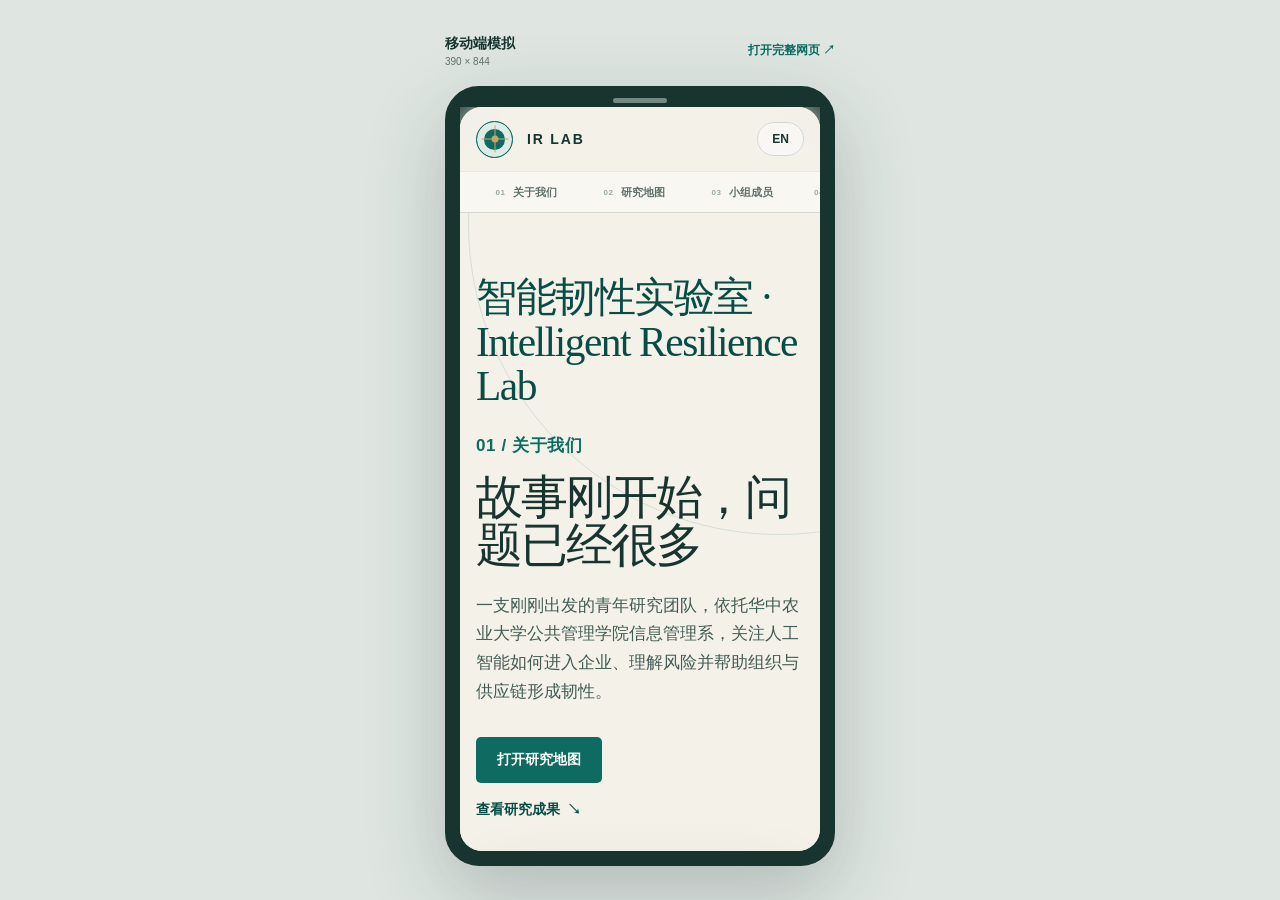
<file: mobile/index.html>
<!DOCTYPE html><html lang="zh-CN"><head><meta charSet="utf-8"/><meta name="viewport" content="width=device-width, initial-scale=1"/><link rel="stylesheet" href="/assets/index-DL343gpZ.css" data-rsc-css-href="/assets/index-DL343gpZ.css" data-precedence="vite-rsc/importer-resources"/><link rel="modulepreload" href="/assets/layout-segment-context-D9J5CYJo.js" crossorigin=""/><link rel="modulepreload" href="/assets/rolldown-runtime-S-ySWqyJ.js" crossorigin=""/><link rel="modulepreload" href="/assets/index-CmFwKsna.js" crossorigin=""/><link rel="modulepreload" href="/assets/framework-XU8gKkFC.js" crossorigin=""/><link rel="modulepreload" href="/assets/AnchorScrollFix-C6-y9HXW.js" crossorigin=""/><title>移动端模拟预览 | Intelligent Resilience Lab</title><meta name="description" content="智能韧性实验室网站的 390 × 844 移动端模拟预览。"/><meta property="og:title" content="Intelligent Resilience Lab"/><meta property="og:description" content="Research on AI, supply-chain resilience, food-security policy, and text analytics."/><meta property="og:type" content="website"/><meta property="og:image" content="http://localhost:3000/og.png"/><meta property="og:image:width" content="1536"/><meta property="og:image:height" content="1024"/><meta property="og:image:alt" content="Intelligent Resilience Lab — Intelligence for resilient supply chains"/><meta name="twitter:card" content="summary_large_image"/><meta name="twitter:title" content="Intelligent Resilience Lab"/><meta name="twitter:description" content="Research on AI, supply-chain resilience, food-security policy, and text analytics."/><meta name="twitter:image" content="http://localhost:3000/og.png"/><link rel="shortcut icon" href="/favicon.svg"/><link rel="icon" href="/favicon.svg"/><script>self.__VINEXT_RSC_PARAMS__={}</script><script>self.__VINEXT_RSC_NAV__={"pathname":"/mobile","searchParams":[]}</script><link rel="modulepreload" href="/assets/index-CmFwKsna.js" />
</head><body><main class="mobilePreviewPage"><div class="mobilePreviewBar"><div><strong>移动端模拟</strong><span>390 × 844</span></div><a href="/zh">打开完整网页 ↗</a></div><div class="mobileDevice"><div class="mobileSpeaker" aria-hidden="true"></div><iframe src="/zh" title="智能韧性实验室移动端预览"></iframe></div></main><script id="_R_">import("/assets/index-CmFwKsna.js")</script></body></html><script>self.__VINEXT_RSC_CHUNKS__=self.__VINEXT_RSC_CHUNKS__||[];self.__VINEXT_RSC_CHUNKS__.push("2:I[\"8c0f216c4604\",[],\"Children\",1]\n3:I[\"b429a2658c8b\",[],\"default\",1]\n4:I[\"15c18cfaeeff\",[],\"LayoutSegmentProvider\",1]\n5:I[\"8c0f216c4604\",[],\"Slot\",1]\n6:I[\"593f344dc510\",[],\"RedirectBoundary\",1]\n:HL[\"/assets/index-DL343gpZ.css\",\"style\"]\n")</script><script>self.__VINEXT_RSC_CHUNKS__=self.__VINEXT_RSC_CHUNKS__||[];self.__VINEXT_RSC_CHUNKS__.push("0:{\"__route\":\"route:/mobile\",\"__interceptionContext\":null,\"__layoutIds\":[\"layout:/\"],\"__rootLayout\":\"/\",\"page:/mobile\":\"$L1\",\"layout:/\":[[[[\"$\",\"link\",\"css:/assets/index-DL343gpZ.css\",{\"rel\":\"stylesheet\",\"precedence\":\"vite-rsc/importer-resources\",\"href\":\"/assets/index-DL343gpZ.css\",\"data-rsc-css-href\":\"/assets/index-DL343gpZ.css\"}],\"$undefined\"],[\"$\",\"html\",null,{\"lang\":\"zh-CN\",\"children\":[\"$\",\"body\",null,{\"children\":[[\"$\",\"$L2\",null,{}],[\"$\",\"$L3\",null,{}]]}]}]],null],\"route:/mobile\":[[[\"$\",\"meta\",null,{\"charSet\":\"utf-8\"}],[[\"$\",\"title\",\"0\",{\"children\":\"移动端模拟预览 | Intelligent Resilience Lab\"}],[\"$\",\"meta\",\"1\",{\"name\":\"description\",\"content\":\"智能韧性实验室网站的 390 × 844 移动端模拟预览。\"}],[\"$\",\"meta\",\"2\",{\"property\":\"og:title\",\"content\":\"Intelligent Resilience Lab\"}],[\"$\",\"meta\",\"3\",{\"property\":\"og:description\",\"content\":\"Research on AI, supply-chain resilience, food-security policy, and text analytics.\"}],[\"$\",\"meta\",\"4\",{\"property\":\"og:type\",\"content\":\"website\"}],[\"$\",\"meta\",\"5\",{\"property\":\"og:image\",\"content\":\"http://localhost:3000/og.png\"}],[\"$\",\"meta\",\"6\",{\"property\":\"og:image:width\",\"content\":\"1536\"}],[\"$\",\"meta\",\"7\",{\"property\":\"og:image:height\",\"content\":\"1024\"}],[\"$\",\"meta\",\"8\",{\"property\":\"og:image:alt\",\"content\":\"Intelligent Resilience Lab — Intelligence for resilient supply chains\"}],[\"$\",\"meta\",\"9\",{\"name\":\"twitter:card\",\"content\":\"summary_large_image\"}],[\"$\",\"meta\",\"10\",{\"name\":\"twitter:title\",\"content\":\"Intelligent Resilience Lab\"}],[\"$\",\"meta\",\"11\",{\"name\":\"twitter:description\",\"content\":\"Research on AI, supply-chain resilience, food-security policy, and text analytics.\"}],[\"$\",\"meta\",\"12\",{\"name\":\"twitter:image\",\"content\":\"http://localhost:3000/og.png\"}],[\"$\",\"link\",\"13\",{\"rel\":\"shortcut icon\",\"href\":\"/favicon.svg\"}],[\"$\",\"link\",\"14\",{\"rel\":\"icon\",\"href\":\"/favicon.svg\"}]],[[\"$\",\"meta\",\"0\",{\"name\":\"viewport\",\"content\":\"width=device-width, initial-scale=1\"}]]],[\"$\",\"$L4\",null,{\"segmentMap\":{\"children\":[\"mobile\"]},\"children\":[\"$\",\"$L5\",null,{\"id\":\"layout:/\",\"parallelSlots\":\"$undefined\",\"children\":[\"$\",\"$L6\",null,{\"children\":[\"$\",\"$L4\",null,{\"segmentMap\":{\"children\":[]},\"children\":[\"$\",\"$L5\",null,{\"id\":\"page:/mobile\"}]}]}]}]}]],\"__layoutFlags\":{\"layout:/\":\"s\"},\"__artifactCompatibility\":{\"schemaVersion\":1,\"graphVersion\":\"app-route-graph:paq4vj1hhve68\",\"deploymentVersion\":\"bbd1d9d9-4cd7-4391-aa57-b1258ae00bb3\",\"appElementsSchemaVersion\":1,\"rscPayloadSchemaVersion\":1,\"rootBoundaryId\":\"/\",\"renderEpoch\":null}}\n")</script><script>self.__VINEXT_RSC_CHUNKS__=self.__VINEXT_RSC_CHUNKS__||[];self.__VINEXT_RSC_CHUNKS__.push("1:[\"$\",\"main\",null,{\"className\":\"mobilePreviewPage\",\"children\":[[\"$\",\"div\",null,{\"className\":\"mobilePreviewBar\",\"children\":[[\"$\",\"div\",null,{\"children\":[[\"$\",\"strong\",null,{\"children\":\"移动端模拟\"}],[\"$\",\"span\",null,{\"children\":\"390 × 844\"}]]}],[\"$\",\"a\",null,{\"href\":\"/zh\",\"children\":\"打开完整网页 ↗\"}]]}],[\"$\",\"div\",null,{\"className\":\"mobileDevice\",\"children\":[[\"$\",\"div\",null,{\"className\":\"mobileSpeaker\",\"aria-hidden\":\"true\"}],[\"$\",\"iframe\",null,{\"src\":\"/zh\",\"title\":\"智能韧性实验室移动端预览\"}]]}]]}]\n")</script><script>self.__VINEXT_RSC_DONE__=true</script>
</file>
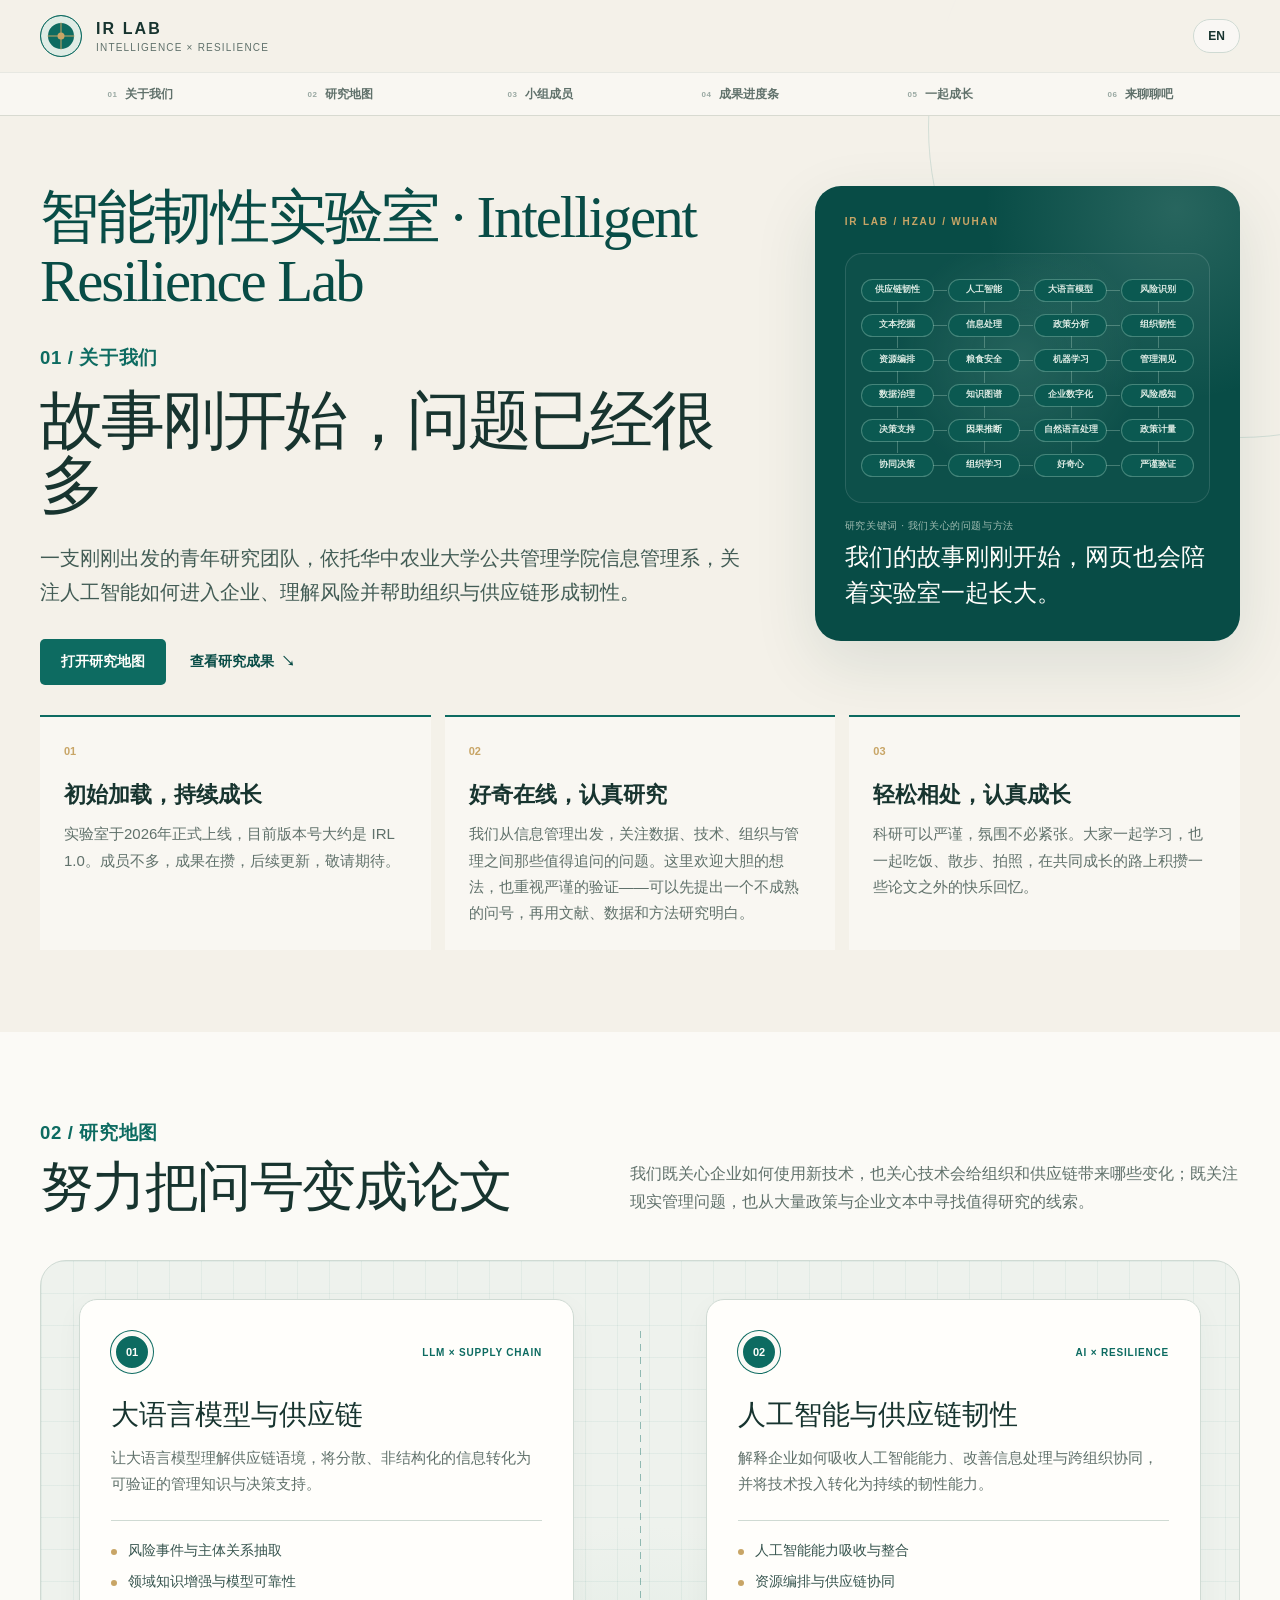
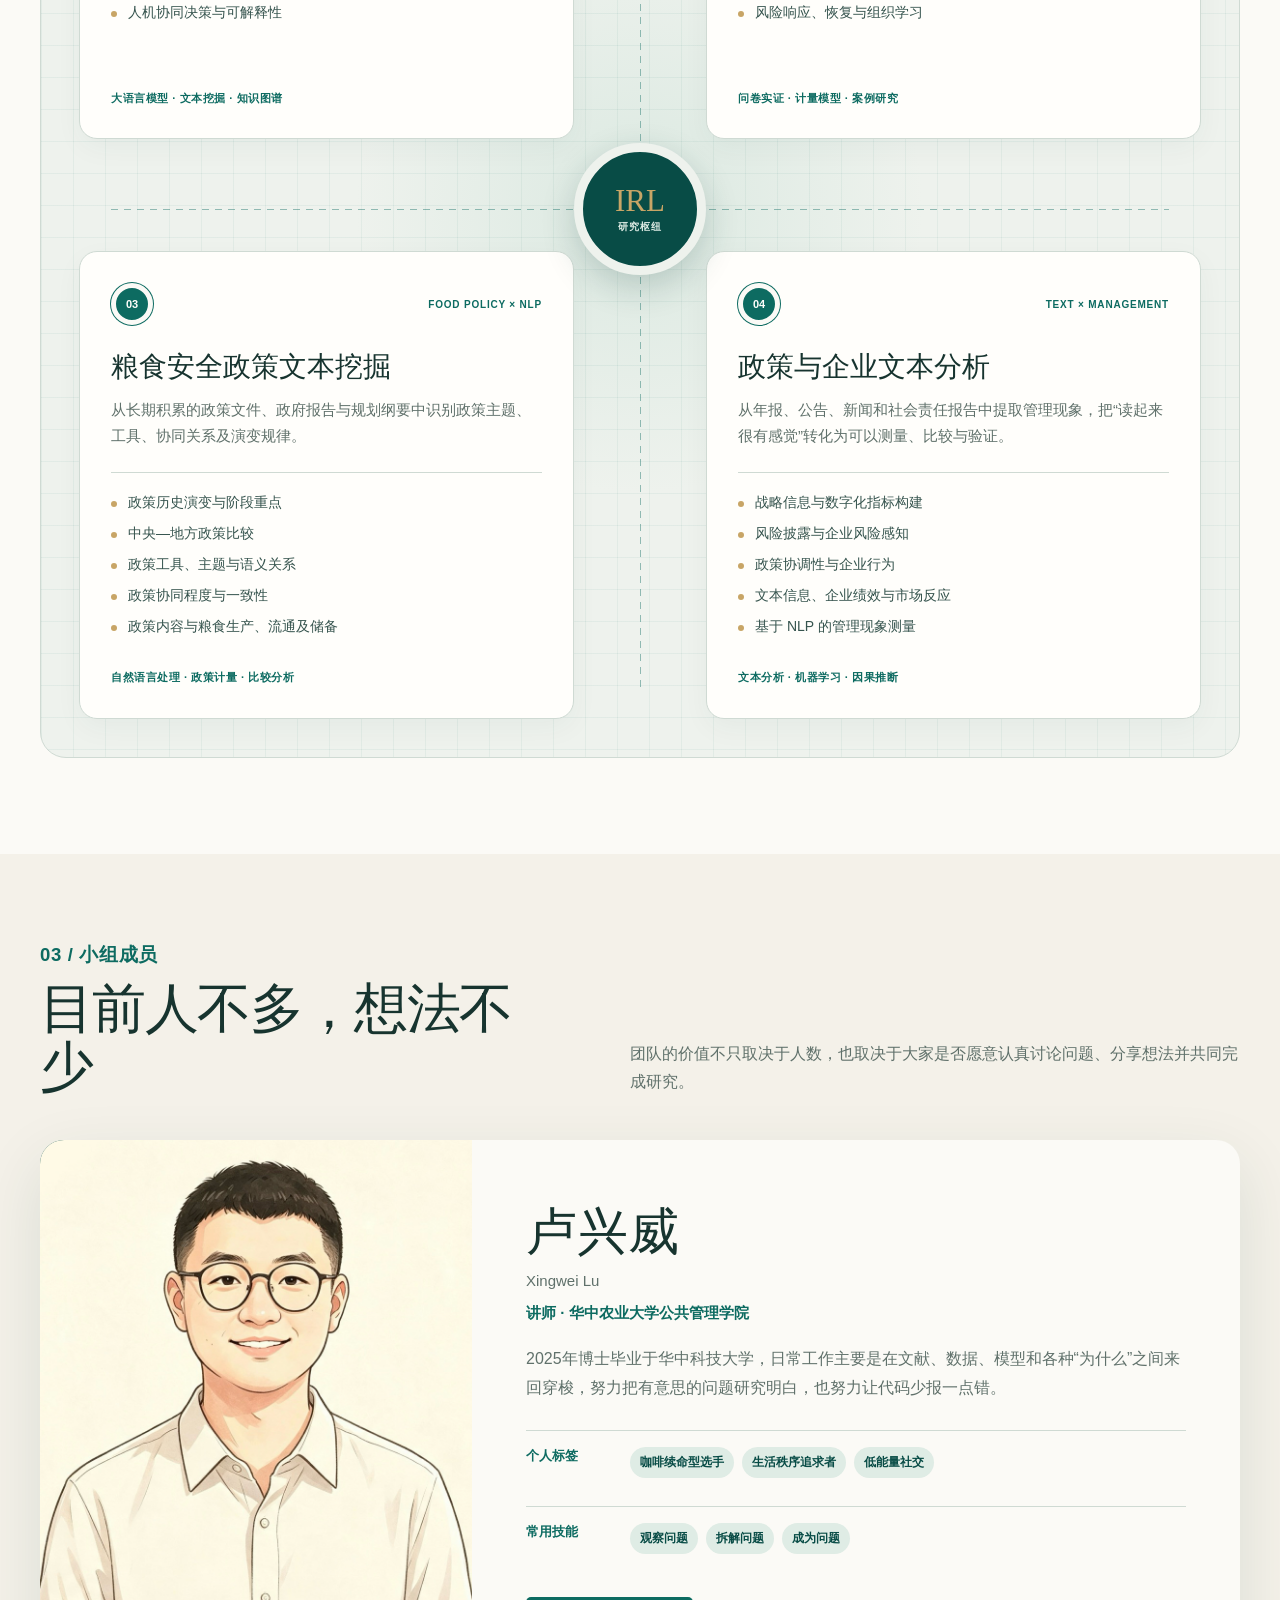
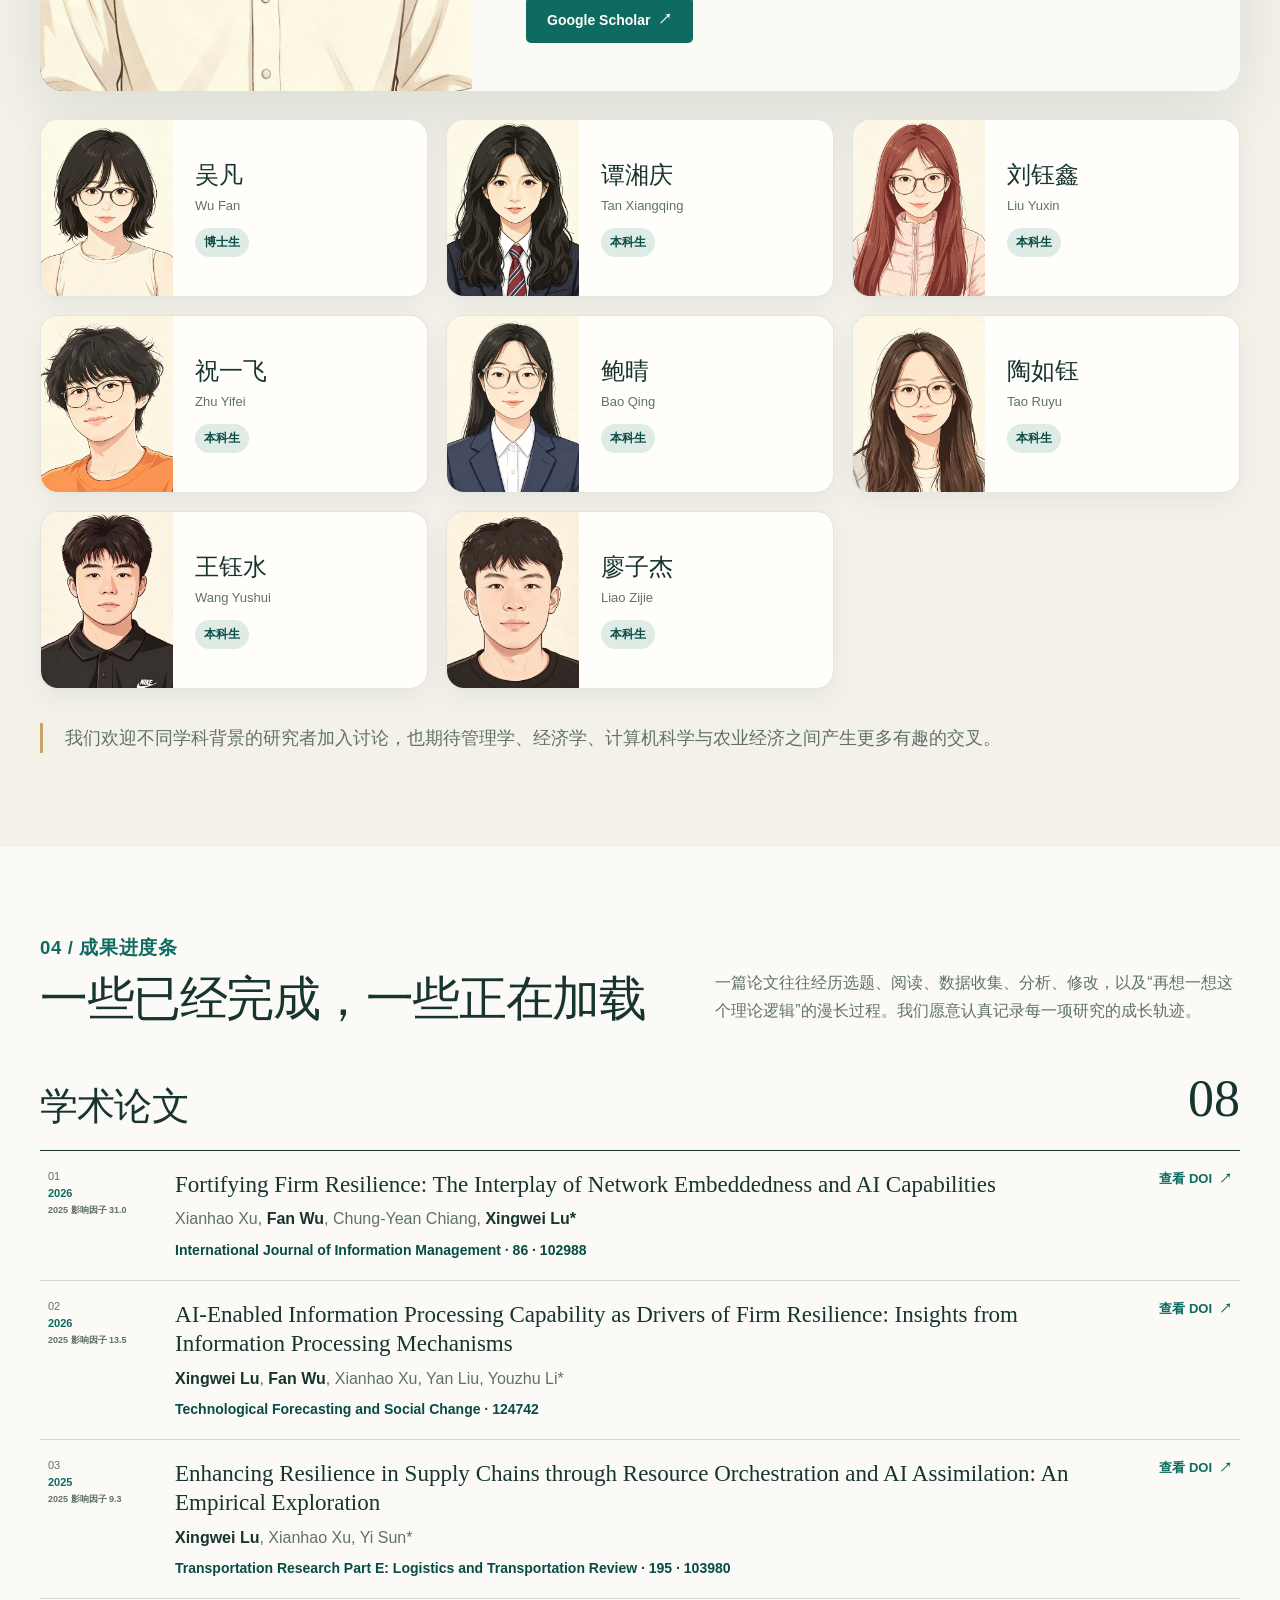
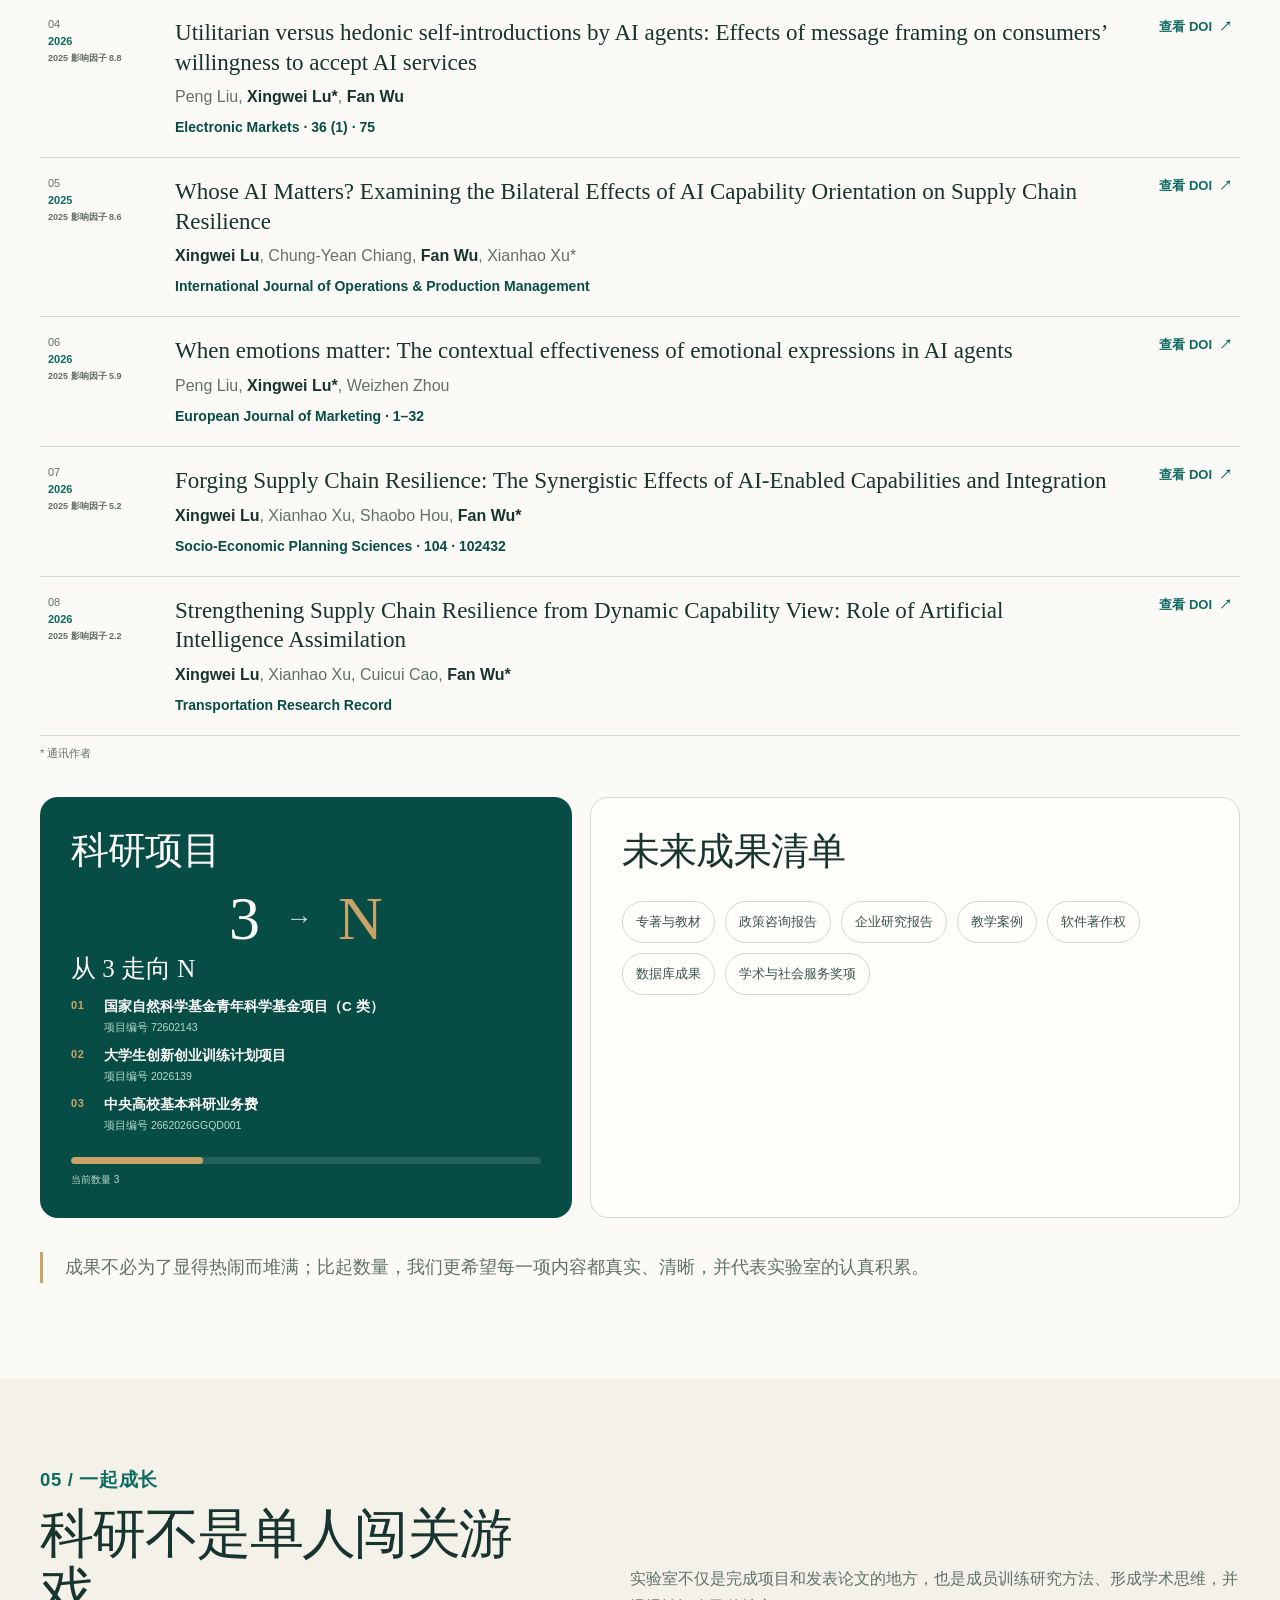
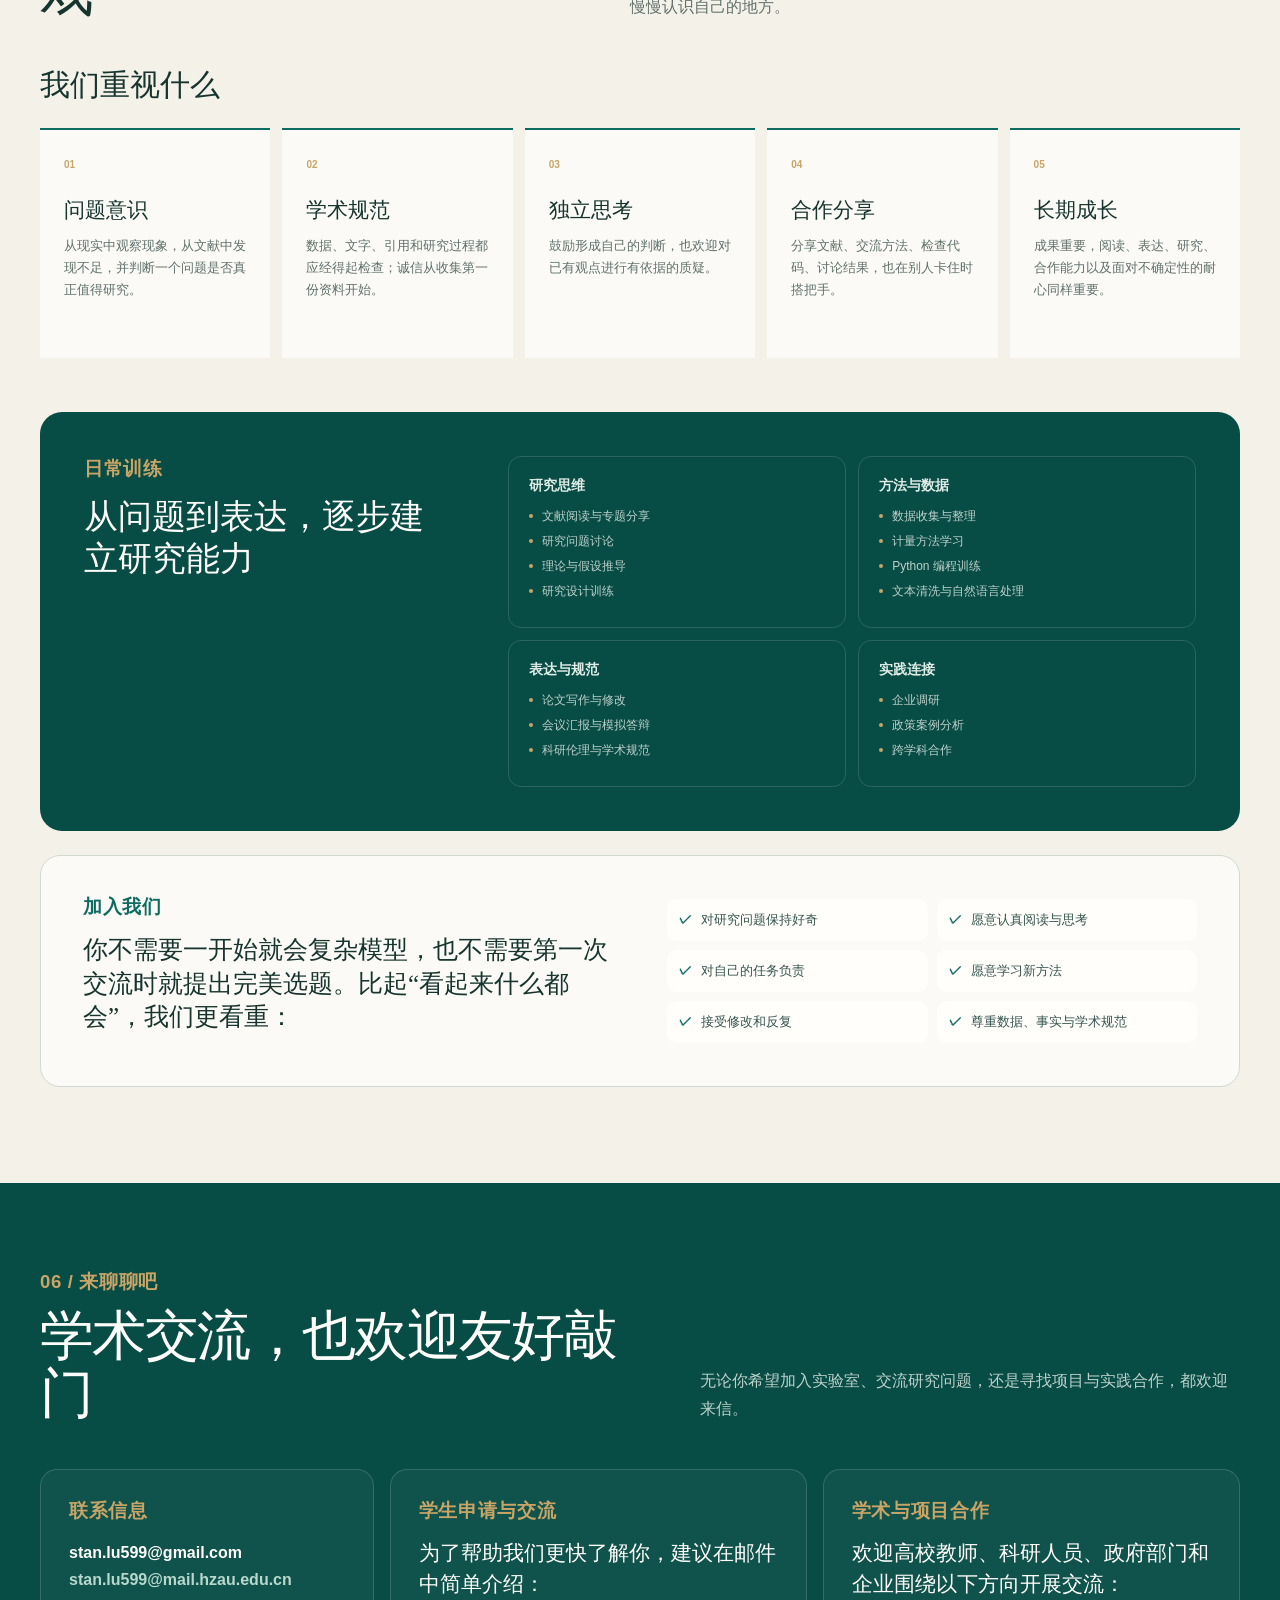
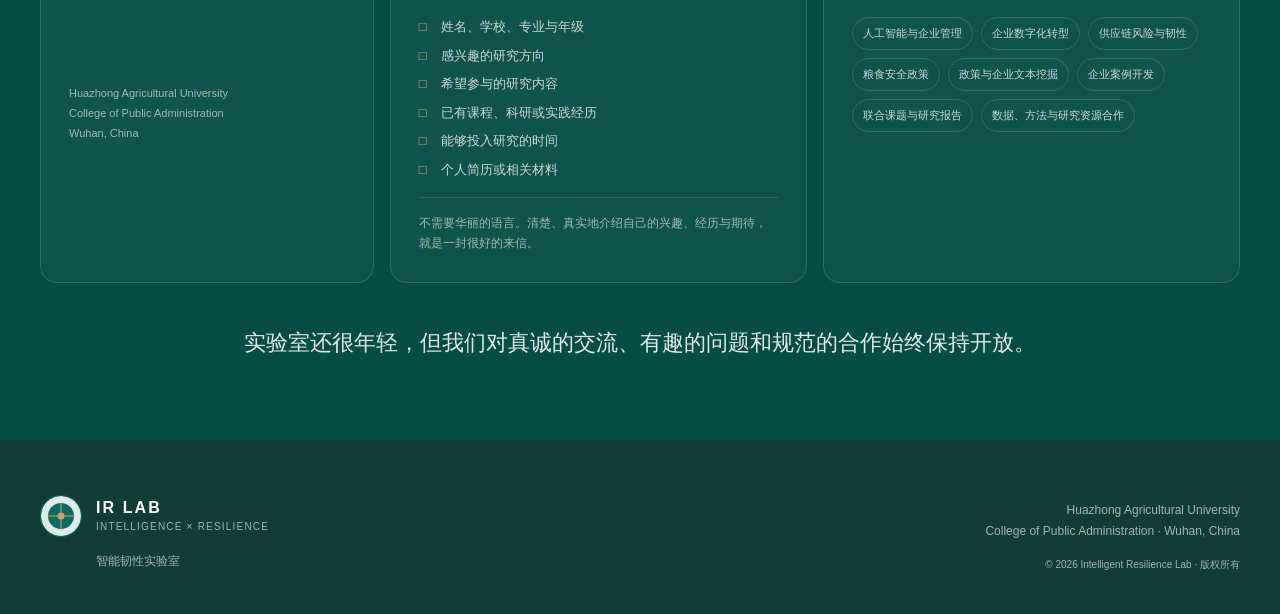
<file: zh/index.html>
<!DOCTYPE html><html lang="zh-CN"><head><meta charSet="utf-8"/><meta name="viewport" content="width=device-width, initial-scale=1"/><link rel="preload" href="/members/lu-xingwei.jpg" as="image"/><link rel="preload" href="/members/wu-fan.jpg" as="image"/><link rel="preload" href="/members/tan-xiangqing.jpg" as="image"/><link rel="preload" href="/members/liu-yuxin.jpg" as="image"/><link rel="preload" href="/members/zhu-yifei.jpg" as="image"/><link rel="preload" href="/members/bao-qing.jpg" as="image"/><link rel="preload" href="/members/tao-ruyu.jpg" as="image"/><link rel="preload" href="/members/wang-yushui.jpg" as="image"/><link rel="preload" href="/members/liao-zijie.jpg" as="image"/><link rel="stylesheet" href="/assets/index-DL343gpZ.css" data-rsc-css-href="/assets/index-DL343gpZ.css" data-precedence="vite-rsc/importer-resources"/><link rel="modulepreload" href="/assets/layout-segment-context-D9J5CYJo.js" crossorigin=""/><link rel="modulepreload" href="/assets/rolldown-runtime-S-ySWqyJ.js" crossorigin=""/><link rel="modulepreload" href="/assets/index-CmFwKsna.js" crossorigin=""/><link rel="modulepreload" href="/assets/framework-XU8gKkFC.js" crossorigin=""/><link rel="modulepreload" href="/assets/AnchorScrollFix-C6-y9HXW.js" crossorigin=""/><title>智能韧性实验室 | Intelligent Resilience Lab</title><meta name="description" content="研究大语言模型、人工智能与供应链韧性、粮食安全政策及政策与企业文本分析。"/><meta property="og:title" content="Intelligent Resilience Lab"/><meta property="og:description" content="Research on AI, supply-chain resilience, food-security policy, and text analytics."/><meta property="og:type" content="website"/><meta property="og:image" content="http://localhost:3000/og.png"/><meta property="og:image:width" content="1536"/><meta property="og:image:height" content="1024"/><meta property="og:image:alt" content="Intelligent Resilience Lab — Intelligence for resilient supply chains"/><meta name="twitter:card" content="summary_large_image"/><meta name="twitter:title" content="Intelligent Resilience Lab"/><meta name="twitter:description" content="Research on AI, supply-chain resilience, food-security policy, and text analytics."/><meta name="twitter:image" content="http://localhost:3000/og.png"/><link rel="shortcut icon" href="/favicon.svg"/><link rel="icon" href="/favicon.svg"/><script>self.__VINEXT_RSC_PARAMS__={}</script><script>self.__VINEXT_RSC_NAV__={"pathname":"/zh","searchParams":[]}</script><link rel="modulepreload" href="/assets/index-CmFwKsna.js" />
</head><body><div class="siteShell" lang="zh-CN"><header class="siteHeader"><div class="container headerTop"><a href="/zh" aria-label="Intelligent Resilience Lab home"><span class="brand"><span class="brandMark" aria-hidden="true"><i></i></span><span><strong>IR LAB</strong><small>Intelligence × Resilience</small></span></span></a><a class="languageSwitch" href="/en" hrefLang="en">EN</a></div><nav class="sectionNav" aria-label="板块导航"><div class="container sectionNavInner"><a href="#about"><span>01</span>关于我们</a><a href="#research"><span>02</span>研究地图</a><a href="#people"><span>03</span>小组成员</a><a href="#progress"><span>04</span>成果进度条</a><a href="#growth"><span>05</span>一起成长</a><a href="#contact"><span>06</span>来聊聊吧</a></div></nav></header><main><section class="aboutHero" id="about"><div class="container"><div class="heroGrid"><div class="heroCopy"><p class="groupName">智能韧性实验室 · Intelligent Resilience Lab</p><p class="sectionKicker">01 / 关于我们</p><h1>故事刚开始，问题已经很多</h1><p class="heroLead">一支刚刚出发的青年研究团队，依托华中农业大学公共管理学院信息管理系，关注人工智能如何进入企业、理解风险并帮助组织与供应链形成韧性。</p><div class="heroActions"><a class="primaryButton" href="#research">打开研究地图</a><a class="textLink" href="#progress">查看研究成果<span aria-hidden="true">↘</span></a></div></div><aside class="snapshotCard"><p class="snapshotLabel">IR LAB / HZAU / WUHAN</p><div class="researchWordCloud" aria-label="研究关键词 · 我们关心的问题与方法"><span>供应链韧性</span><span>人工智能</span><span>大语言模型</span><span>风险识别</span><span>文本挖掘</span><span>信息处理</span><span>政策分析</span><span>组织韧性</span><span>资源编排</span><span>粮食安全</span><span>机器学习</span><span>管理洞见</span><span>数据治理</span><span>知识图谱</span><span>企业数字化</span><span>风险感知</span><span>决策支持</span><span>因果推断</span><span>自然语言处理</span><span>政策计量</span><span>协同决策</span><span>组织学习</span><span>好奇心</span><span>严谨验证</span></div><small class="wordCloudLabel">研究关键词 · 我们关心的问题与方法</small><blockquote>我们的故事刚刚开始，网页也会陪着实验室一起长大。</blockquote></aside></div><div class="aboutNarrative"><article><span>01</span><strong>初始加载，持续成长</strong><p>实验室于2026年正式上线，目前版本号大约是 IRL 1.0。成员不多，成果在攒，后续更新，敬请期待。</p></article><article><span>02</span><strong>好奇在线，认真研究</strong><p>我们从信息管理出发，关注数据、技术、组织与管理之间那些值得追问的问题。这里欢迎大胆的想法，也重视严谨的验证——可以先提出一个不成熟的问号，再用文献、数据和方法研究明白。</p></article><article><span>03</span><strong>轻松相处，认真成长</strong><p>科研可以严谨，氛围不必紧张。大家一起学习，也一起吃饭、散步、拍照，在共同成长的路上积攒一些论文之外的快乐回忆。</p></article></div></div></section><section class="researchSection" id="research"><div class="container"><div class="sectionHead"><div><p class="sectionKicker">02 / 研究地图</p><h2>努力把问号变成论文</h2></div><p>我们既关心企业如何使用新技术，也关心技术会给组织和供应链带来哪些变化；既关注现实管理问题，也从大量政策与企业文本中寻找值得研究的线索。</p></div><div class="researchMap"><div class="mapCore" aria-hidden="true"><span>IRL</span><strong>研究枢纽</strong></div><div class="researchGrid"><article class="mapNode node1"><div class="researchCardHead"><span>01</span><small>LLM × Supply Chain</small></div><h3>大语言模型与供应链</h3><p>让大语言模型理解供应链语境，将分散、非结构化的信息转化为可验证的管理知识与决策支持。</p><ul><li>风险事件与主体关系抽取</li><li>领域知识增强与模型可靠性</li><li>人机协同决策与可解释性</li></ul><strong class="methodLine">大语言模型 · 文本挖掘 · 知识图谱</strong></article><article class="mapNode node2"><div class="researchCardHead"><span>02</span><small>AI × Resilience</small></div><h3>人工智能与供应链韧性</h3><p>解释企业如何吸收人工智能能力、改善信息处理与跨组织协同，并将技术投入转化为持续的韧性能力。</p><ul><li>人工智能能力吸收与整合</li><li>资源编排与供应链协同</li><li>风险响应、恢复与组织学习</li></ul><strong class="methodLine">问卷实证 · 计量模型 · 案例研究</strong></article><article class="mapNode node3"><div class="researchCardHead"><span>03</span><small>Food Policy × NLP</small></div><h3>粮食安全政策文本挖掘</h3><p>从长期积累的政策文件、政府报告与规划纲要中识别政策主题、工具、协同关系及演变规律。</p><ul><li>政策历史演变与阶段重点</li><li>中央—地方政策比较</li><li>政策工具、主题与语义关系</li><li>政策协同程度与一致性</li><li>政策内容与粮食生产、流通及储备</li></ul><strong class="methodLine">自然语言处理 · 政策计量 · 比较分析</strong></article><article class="mapNode node4"><div class="researchCardHead"><span>04</span><small>Text × Management</small></div><h3>政策与企业文本分析</h3><p>从年报、公告、新闻和社会责任报告中提取管理现象，把“读起来很有感觉”转化为可以测量、比较与验证。</p><ul><li>战略信息与数字化指标构建</li><li>风险披露与企业风险感知</li><li>政策协调性与企业行为</li><li>文本信息、企业绩效与市场反应</li><li>基于 NLP 的管理现象测量</li></ul><strong class="methodLine">文本分析 · 机器学习 · 因果推断</strong></article></div></div></div></section><section class="peopleSection" id="people"><div class="container"><div class="sectionHead"><div><p class="sectionKicker">03 / 小组成员</p><h2>目前人不多，想法不少</h2></div><p>团队的价值不只取决于人数，也取决于大家是否愿意认真讨论问题、分享想法并共同完成研究。</p></div><div class="piCard"><div class="profileVisual"><img src="/members/lu-xingwei.jpg" alt="卢兴威职业照"/></div><div class="piContent"><h3>卢兴威</h3><p class="piEnglish">Xingwei Lu</p><p class="piRole">讲师 · 华中农业大学公共管理学院</p><p class="piBio">2025年博士毕业于华中科技大学，日常工作主要是在文献、数据、模型和各种“为什么”之间来回穿梭，努力把有意思的问题研究明白，也努力让代码少报一点错。</p><div class="profileDetails"><div><strong>个人标签</strong><p><span>咖啡续命型选手</span><span>生活秩序追求者</span><span>低能量社交</span></p></div><div><strong>常用技能</strong><p><span>观察问题</span><span>拆解问题</span><span>成为问题</span></p></div></div><a class="primaryButton" href="https://scholar.google.com/citations?user=hsKdeJEAAAAJ&amp;hl=zh-CN" target="_blank" rel="noreferrer">Google Scholar<span aria-hidden="true">↗</span></a></div></div><div class="memberGrid"><article class="memberCard"><img src="/members/wu-fan.jpg" alt="吴凡的卡通头像"/><div><h3>吴凡</h3><p>Wu Fan</p><span>博士生</span></div></article><article class="memberCard"><img src="/members/tan-xiangqing.jpg" alt="谭湘庆的卡通头像"/><div><h3>谭湘庆</h3><p>Tan Xiangqing</p><span>本科生</span></div></article><article class="memberCard"><img src="/members/liu-yuxin.jpg" alt="刘钰鑫的卡通头像"/><div><h3>刘钰鑫</h3><p>Liu Yuxin</p><span>本科生</span></div></article><article class="memberCard"><img src="/members/zhu-yifei.jpg" alt="祝一飞的卡通头像"/><div><h3>祝一飞</h3><p>Zhu Yifei</p><span>本科生</span></div></article><article class="memberCard"><img src="/members/bao-qing.jpg" alt="鲍晴的卡通头像"/><div><h3>鲍晴</h3><p>Bao Qing</p><span>本科生</span></div></article><article class="memberCard"><img src="/members/tao-ruyu.jpg" alt="陶如钰的卡通头像"/><div><h3>陶如钰</h3><p>Tao Ruyu</p><span>本科生</span></div></article><article class="memberCard"><img src="/members/wang-yushui.jpg" alt="王钰水的卡通头像"/><div><h3>王钰水</h3><p>Wang Yushui</p><span>本科生</span></div></article><article class="memberCard"><img src="/members/liao-zijie.jpg" alt="廖子杰的卡通头像"/><div><h3>廖子杰</h3><p>Liao Zijie</p><span>本科生</span></div></article></div><p class="sectionClosing">我们欢迎不同学科背景的研究者加入讨论，也期待管理学、经济学、计算机科学与农业经济之间产生更多有趣的交叉。</p></div></section><section class="progressSection" id="progress"><div class="container"><div class="sectionHead"><div><p class="sectionKicker">04 / 成果进度条</p><h2>一些已经完成，一些正在加载</h2></div><p>一篇论文往往经历选题、阅读、数据收集、分析、修改，以及“再想一想这个理论逻辑”的漫长过程。我们愿意认真记录每一项研究的成长轨迹。</p></div><div class="outcomeHead"><h3 class="outcomeTitle">学术论文</h3><strong>08</strong></div><div class="publicationList"><article><div class="paperIndex"><span>01</span><strong>2026</strong><em>2025 影响因子<!-- --> <!-- -->31.0</em></div><div class="paperBody"><h3>Fortifying Firm Resilience: The Interplay of Network Embeddedness and AI Capabilities</h3><p class="paperAuthors"><span>Xianhao Xu<!-- -->, </span><span><strong>Fan Wu</strong>, </span><span>Chung-Yean Chiang<!-- -->, </span><span><strong>Xingwei Lu*</strong></span></p><p class="journal">International Journal of Information Management<!-- --> · 86<!-- --> · 102988</p></div><a class="doiLink" href="https://doi.org/10.1016/j.ijinfomgt.2025.102988" target="_blank" rel="noreferrer">查看 DOI<span aria-hidden="true">↗</span></a></article><article><div class="paperIndex"><span>02</span><strong>2026</strong><em>2025 影响因子<!-- --> <!-- -->13.5</em></div><div class="paperBody"><h3>AI-Enabled Information Processing Capability as Drivers of Firm Resilience: Insights from Information Processing Mechanisms</h3><p class="paperAuthors"><span><strong>Xingwei Lu</strong>, </span><span><strong>Fan Wu</strong>, </span><span>Xianhao Xu<!-- -->, </span><span>Yan Liu<!-- -->, </span><span>Youzhu Li*</span></p><p class="journal">Technological Forecasting and Social Change<!-- --> · 124742</p></div><a class="doiLink" href="https://doi.org/10.1016/j.techfore.2026.124742" target="_blank" rel="noreferrer">查看 DOI<span aria-hidden="true">↗</span></a></article><article><div class="paperIndex"><span>03</span><strong>2025</strong><em>2025 影响因子<!-- --> <!-- -->9.3</em></div><div class="paperBody"><h3>Enhancing Resilience in Supply Chains through Resource Orchestration and AI Assimilation: An Empirical Exploration</h3><p class="paperAuthors"><span><strong>Xingwei Lu</strong>, </span><span>Xianhao Xu<!-- -->, </span><span>Yi Sun*</span></p><p class="journal">Transportation Research Part E: Logistics and Transportation Review<!-- --> · 195<!-- --> · 103980</p></div><a class="doiLink" href="https://doi.org/10.1016/j.tre.2025.103980" target="_blank" rel="noreferrer">查看 DOI<span aria-hidden="true">↗</span></a></article><article><div class="paperIndex"><span>04</span><strong>2026</strong><em>2025 影响因子<!-- --> <!-- -->8.8</em></div><div class="paperBody"><h3>Utilitarian versus hedonic self-introductions by AI agents: Effects of message framing on consumers’ willingness to accept AI services</h3><p class="paperAuthors"><span>Peng Liu<!-- -->, </span><span><strong>Xingwei Lu*</strong>, </span><span><strong>Fan Wu</strong></span></p><p class="journal">Electronic Markets<!-- --> · 36 (1)<!-- --> · 75</p></div><a class="doiLink" href="https://doi.org/10.1007/s12525-026-00933-9" target="_blank" rel="noreferrer">查看 DOI<span aria-hidden="true">↗</span></a></article><article><div class="paperIndex"><span>05</span><strong>2025</strong><em>2025 影响因子<!-- --> <!-- -->8.6</em></div><div class="paperBody"><h3>Whose AI Matters? Examining the Bilateral Effects of AI Capability Orientation on Supply Chain Resilience</h3><p class="paperAuthors"><span><strong>Xingwei Lu</strong>, </span><span>Chung-Yean Chiang<!-- -->, </span><span><strong>Fan Wu</strong>, </span><span>Xianhao Xu*</span></p><p class="journal">International Journal of Operations &amp; Production Management</p></div><a class="doiLink" href="https://doi.org/10.1108/IJOPM-09-2024-0790" target="_blank" rel="noreferrer">查看 DOI<span aria-hidden="true">↗</span></a></article><article><div class="paperIndex"><span>06</span><strong>2026</strong><em>2025 影响因子<!-- --> <!-- -->5.9</em></div><div class="paperBody"><h3>When emotions matter: The contextual effectiveness of emotional expressions in AI agents</h3><p class="paperAuthors"><span>Peng Liu<!-- -->, </span><span><strong>Xingwei Lu*</strong>, </span><span>Weizhen Zhou</span></p><p class="journal">European Journal of Marketing<!-- --> · 1–32</p></div><a class="doiLink" href="https://doi.org/10.1108/EJM-07-2025-0569" target="_blank" rel="noreferrer">查看 DOI<span aria-hidden="true">↗</span></a></article><article><div class="paperIndex"><span>07</span><strong>2026</strong><em>2025 影响因子<!-- --> <!-- -->5.2</em></div><div class="paperBody"><h3>Forging Supply Chain Resilience: The Synergistic Effects of AI-Enabled Capabilities and Integration</h3><p class="paperAuthors"><span><strong>Xingwei Lu</strong>, </span><span>Xianhao Xu<!-- -->, </span><span>Shaobo Hou<!-- -->, </span><span><strong>Fan Wu*</strong></span></p><p class="journal">Socio-Economic Planning Sciences<!-- --> · 104<!-- --> · 102432</p></div><a class="doiLink" href="https://doi.org/10.1016/j.seps.2026.102432" target="_blank" rel="noreferrer">查看 DOI<span aria-hidden="true">↗</span></a></article><article><div class="paperIndex"><span>08</span><strong>2026</strong><em>2025 影响因子<!-- --> <!-- -->2.2</em></div><div class="paperBody"><h3>Strengthening Supply Chain Resilience from Dynamic Capability View: Role of Artificial Intelligence Assimilation</h3><p class="paperAuthors"><span><strong>Xingwei Lu</strong>, </span><span>Xianhao Xu<!-- -->, </span><span>Cuicui Cao<!-- -->, </span><span><strong>Fan Wu*</strong></span></p><p class="journal">Transportation Research Record</p></div><a class="doiLink" href="https://doi.org/10.1177/03611981261436639" target="_blank" rel="noreferrer">查看 DOI<span aria-hidden="true">↗</span></a></article></div><p class="correspondingNote">* 通讯作者</p><div class="progressDashboard"><article class="projectCard"><h3 class="outcomeTitle">科研项目</h3><div class="projectNumber"><strong>3</strong><span>→</span><em>N</em></div><h4>从 3 走向 N</h4><ul class="projectList"><li><span class="projectListIndex">01</span><div><strong>国家自然科学基金青年科学基金项目（C 类）</strong><small>项目编号<!-- --> <!-- -->72602143</small></div></li><li><span class="projectListIndex">02</span><div><strong>大学生创新创业训练计划项目</strong><small>项目编号<!-- --> <!-- -->2026139</small></div></li><li><span class="projectListIndex">03</span><div><strong>中央高校基本科研业务费</strong><small>项目编号<!-- --> <!-- -->2662026GGQD001</small></div></li></ul><div class="projectMeter"><i></i></div><small>当前数量 3</small></article><article class="futureCard"><h3 class="outcomeTitle">未来成果清单</h3><div class="futureTags"><span>专著与教材</span><span>政策咨询报告</span><span>企业研究报告</span><span>教学案例</span><span>软件著作权</span><span>数据库成果</span><span>学术与社会服务奖项</span></div></article></div><p class="sectionClosing">成果不必为了显得热闹而堆满；比起数量，我们更希望每一项内容都真实、清晰，并代表实验室的认真积累。</p></div></section><section class="growthSection" id="growth"><div class="container"><div class="sectionHead"><div><p class="sectionKicker">05 / 一起成长</p><h2>科研不是单人闯关游戏</h2></div><p>实验室不仅是完成项目和发表论文的地方，也是成员训练研究方法、形成学术思维，并慢慢认识自己的地方。</p></div><h3 class="subsectionTitle">我们重视什么</h3><div class="valuesGrid"><article><span>01</span><h4>问题意识</h4><p>从现实中观察现象，从文献中发现不足，并判断一个问题是否真正值得研究。</p></article><article><span>02</span><h4>学术规范</h4><p>数据、文字、引用和研究过程都应经得起检查；诚信从收集第一份资料开始。</p></article><article><span>03</span><h4>独立思考</h4><p>鼓励形成自己的判断，也欢迎对已有观点进行有依据的质疑。</p></article><article><span>04</span><h4>合作分享</h4><p>分享文献、交流方法、检查代码、讨论结果，也在别人卡住时搭把手。</p></article><article><span>05</span><h4>长期成长</h4><p>成果重要，阅读、表达、研究、合作能力以及面对不确定性的耐心同样重要。</p></article></div><div class="trainingBlock"><div><p class="sectionKicker">日常训练</p><h3>从问题到表达，逐步建立研究能力</h3></div><div class="trainingGrid"><article><h4>研究思维</h4><ul><li>文献阅读与专题分享</li><li>研究问题讨论</li><li>理论与假设推导</li><li>研究设计训练</li></ul></article><article><h4>方法与数据</h4><ul><li>数据收集与整理</li><li>计量方法学习</li><li>Python 编程训练</li><li>文本清洗与自然语言处理</li></ul></article><article><h4>表达与规范</h4><ul><li>论文写作与修改</li><li>会议汇报与模拟答辩</li><li>科研伦理与学术规范</li></ul></article><article><h4>实践连接</h4><ul><li>企业调研</li><li>政策案例分析</li><li>跨学科合作</li></ul></article></div></div><div class="joinPanel"><div><p class="sectionKicker">加入我们</p><h3>你不需要一开始就会复杂模型，也不需要第一次交流时就提出完美选题。比起“看起来什么都会”，我们更看重：</h3></div><div class="qualityList"><span>对研究问题保持好奇</span><span>愿意认真阅读与思考</span><span>对自己的任务负责</span><span>愿意学习新方法</span><span>接受修改和反复</span><span>尊重数据、事实与学术规范</span></div></div></div></section><section class="contactSection" id="contact"><div class="container"><div class="sectionHead contactIntro"><div><p class="sectionKicker">06 / 来聊聊吧</p><h2>学术交流，也欢迎友好敲门</h2></div><p>无论你希望加入实验室、交流研究问题，还是寻找项目与实践合作，都欢迎来信。</p></div><div class="contactGrid"><article class="emailCard"><p class="sectionKicker">联系信息</p><a href="mailto:stan.lu599@gmail.com">stan.lu599@gmail.com</a><a href="mailto:stan.lu599@mail.hzau.edu.cn">stan.lu599@mail.hzau.edu.cn</a><small>Huazhong Agricultural University<br/>College of Public Administration<br/>Wuhan, China</small></article><article><p class="sectionKicker">学生申请与交流</p><h3>为了帮助我们更快了解你，建议在邮件中简单介绍：</h3><ul class="checkList"><li>姓名、学校、专业与年级</li><li>感兴趣的研究方向</li><li>希望参与的研究内容</li><li>已有课程、科研或实践经历</li><li>能够投入研究的时间</li><li>个人简历或相关材料</li></ul><p class="contactNote">不需要华丽的语言。清楚、真实地介绍自己的兴趣、经历与期待，就是一封很好的来信。</p></article><article><p class="sectionKicker">学术与项目合作</p><h3>欢迎高校教师、科研人员、政府部门和企业围绕以下方向开展交流：</h3><div class="collaborationTags"><span>人工智能与企业管理</span><span>企业数字化转型</span><span>供应链风险与韧性</span><span>粮食安全政策</span><span>政策与企业文本挖掘</span><span>企业案例开发</span><span>联合课题与研究报告</span><span>数据、方法与研究资源合作</span></div></article></div><blockquote class="contactClosing">实验室还很年轻，但我们对真诚的交流、有趣的问题和规范的合作始终保持开放。</blockquote></div></section></main><footer><div class="container footerGrid"><div><span class="brand"><span class="brandMark" aria-hidden="true"><i></i></span><span><strong>IR LAB</strong><small>Intelligence × Resilience</small></span></span><p>智能韧性实验室</p></div><div><p>Huazhong Agricultural University<br/>College of Public Administration · Wuhan, China</p><small>© <!-- -->2026<!-- --> Intelligent Resilience Lab · <!-- -->版权所有</small></div></div></footer></div><script id="_R_">import("/assets/index-CmFwKsna.js")</script></body></html><script>self.__VINEXT_RSC_CHUNKS__=self.__VINEXT_RSC_CHUNKS__||[];self.__VINEXT_RSC_CHUNKS__.push("2:I[\"8c0f216c4604\",[],\"Children\",1]\n3:I[\"b429a2658c8b\",[],\"default\",1]\n4:I[\"15c18cfaeeff\",[],\"LayoutSegmentProvider\",1]\n5:I[\"8c0f216c4604\",[],\"Slot\",1]\n6:I[\"593f344dc510\",[],\"RedirectBoundary\",1]\n:HL[\"/assets/index-DL343gpZ.css\",\"style\"]\n")</script><script>self.__VINEXT_RSC_CHUNKS__=self.__VINEXT_RSC_CHUNKS__||[];self.__VINEXT_RSC_CHUNKS__.push("0:{\"__route\":\"route:/zh\",\"__interceptionContext\":null,\"__layoutIds\":[\"layout:/\"],\"__rootLayout\":\"/\",\"page:/zh\":\"$L1\",\"layout:/\":[[[[\"$\",\"link\",\"css:/assets/index-DL343gpZ.css\",{\"rel\":\"stylesheet\",\"precedence\":\"vite-rsc/importer-resources\",\"href\":\"/assets/index-DL343gpZ.css\",\"data-rsc-css-href\":\"/assets/index-DL343gpZ.css\"}],\"$undefined\"],[\"$\",\"html\",null,{\"lang\":\"zh-CN\",\"children\":[\"$\",\"body\",null,{\"children\":[[\"$\",\"$L2\",null,{}],[\"$\",\"$L3\",null,{}]]}]}]],null],\"route:/zh\":[[[\"$\",\"meta\",null,{\"charSet\":\"utf-8\"}],[[\"$\",\"title\",\"0\",{\"children\":\"智能韧性实验室 | Intelligent Resilience Lab\"}],[\"$\",\"meta\",\"1\",{\"name\":\"description\",\"content\":\"研究大语言模型、人工智能与供应链韧性、粮食安全政策及政策与企业文本分析。\"}],[\"$\",\"meta\",\"2\",{\"property\":\"og:title\",\"content\":\"Intelligent Resilience Lab\"}],[\"$\",\"meta\",\"3\",{\"property\":\"og:description\",\"content\":\"Research on AI, supply-chain resilience, food-security policy, and text analytics.\"}],[\"$\",\"meta\",\"4\",{\"property\":\"og:type\",\"content\":\"website\"}],[\"$\",\"meta\",\"5\",{\"property\":\"og:image\",\"content\":\"http://localhost:3000/og.png\"}],[\"$\",\"meta\",\"6\",{\"property\":\"og:image:width\",\"content\":\"1536\"}],[\"$\",\"meta\",\"7\",{\"property\":\"og:image:height\",\"content\":\"1024\"}],[\"$\",\"meta\",\"8\",{\"property\":\"og:image:alt\",\"content\":\"Intelligent Resilience Lab — Intelligence for resilient supply chains\"}],[\"$\",\"meta\",\"9\",{\"name\":\"twitter:card\",\"content\":\"summary_large_image\"}],[\"$\",\"meta\",\"10\",{\"name\":\"twitter:title\",\"content\":\"Intelligent Resilience Lab\"}],[\"$\",\"meta\",\"11\",{\"name\":\"twitter:description\",\"content\":\"Research on AI, supply-chain resilience, food-security policy, and text analytics.\"}],[\"$\",\"meta\",\"12\",{\"name\":\"twitter:image\",\"content\":\"http://localhost:3000/og.png\"}],[\"$\",\"link\",\"13\",{\"rel\":\"shortcut icon\",\"href\":\"/favicon.svg\"}],[\"$\",\"link\",\"14\",{\"rel\":\"icon\",\"href\":\"/favicon.svg\"}]],[[\"$\",\"meta\",\"0\",{\"name\":\"viewport\",\"content\":\"width=device-width, initial-scale=1\"}]]],[\"$\",\"$L4\",null,{\"segmentMap\":{\"children\":[\"zh\"]},\"children\":[\"$\",\"$L5\",null,{\"id\":\"layout:/\",\"parallelSlots\":\"$undefined\",\"children\":[\"$\",\"$L6\",null,{\"children\":[\"$\",\"$L4\",null,{\"segmentMap\":{\"children\":[]},\"children\":[\"$\",\"$L5\",null,{\"id\":\"page:/zh\"}]}]}]}]}]],\"__layoutFlags\":{\"layout:/\":\"s\"},\"__artifactCompatibility\":{\"schemaVersion\":1,\"graphVersion\":\"app-route-graph:e7qyo8q62kco\",\"deploymentVersion\":\"bbd1d9d9-4cd7-4391-aa57-b1258ae00bb3\",\"appElementsSchemaVersion\":1,\"rscPayloadSchemaVersion\":1,\"rootBoundaryId\":\"/\",\"renderEpoch\":null}}\n")</script><script>self.__VINEXT_RSC_CHUNKS__=self.__VINEXT_RSC_CHUNKS__||[];self.__VINEXT_RSC_CHUNKS__.push("1:[\"$\",\"div\",null,{\"className\":\"siteShell\",\"lang\":\"zh-CN\",\"children\":[[\"$\",\"header\",null,{\"className\":\"siteHeader\",\"children\":[[\"$\",\"div\",null,{\"className\":\"container headerTop\",\"children\":[[\"$\",\"a\",null,{\"href\":\"/zh\",\"aria-label\":\"Intelligent Resilience Lab home\",\"children\":[\"$\",\"span\",null,{\"className\":\"brand\",\"children\":[[\"$\",\"span\",null,{\"className\":\"brandMark\",\"aria-hidden\":\"true\",\"children\":[\"$\",\"i\",null,{}]}],[\"$\",\"span\",null,{\"children\":[[\"$\",\"strong\",null,{\"children\":\"IR LAB\"}],[\"$\",\"small\",null,{\"children\":\"Intelligence × Resilience\"}]]}]]}]}],[\"$\",\"a\",null,{\"className\":\"languageSwitch\",\"href\":\"/en\",\"hrefLang\":\"en\",\"children\":\"EN\"}]]}],[\"$\",\"nav\",null,{\"className\":\"sectionNav\",\"aria-label\":\"板块导航\",\"children\":[\"$\",\"div\",null,{\"className\":\"container sectionNavInner\",\"children\":[[\"$\",\"a\",\"about\",{\"href\":\"#about\",\"children\":[[\"$\",\"span\",null,{\"children\":\"01\"}],\"关于我们\"]}],[\"$\",\"a\",\"research\",{\"href\":\"#research\",\"children\":[[\"$\",\"span\",null,{\"children\":\"02\"}],\"研究地图\"]}],[\"$\",\"a\",\"people\",{\"href\":\"#people\",\"children\":[[\"$\",\"span\",null,{\"children\":\"03\"}],\"小组成员\"]}],[\"$\",\"a\",\"progress\",{\"href\":\"#progress\",\"children\":[[\"$\",\"span\",null,{\"children\":\"04\"}],\"成果进度条\"]}],[\"$\",\"a\",\"growth\",{\"href\":\"#growth\",\"children\":[[\"$\",\"span\",null,{\"children\":\"05\"}],\"一起成长\"]}],[\"$\",\"a\",\"contact\",{\"href\":\"#contact\",\"children\":[[\"$\",\"span\",null,{\"children\":\"06\"}],\"来聊聊吧\"]}]]}]}]]}],[\"$\",\"main\",null,{\"children\":[[\"$\",\"section\",null,{\"className\":\"aboutHero\",\"id\":\"about\",\"children\":[\"$\",\"div\",null,{\"className\":\"container\",\"children\":[[\"$\",\"div\",null,{\"className\":\"heroGrid\",\"children\":[[\"$\",\"div\",null,{\"className\":\"heroCopy\",\"children\":[[\"$\",\"p\",null,{\"className\":\"groupName\",\"children\":\"智能韧性实验室 · Intelligent Resilience Lab\"}],[\"$\",\"p\",null,{\"className\":\"sectionKicker\",\"children\":\"01 / 关于我们\"}],[\"$\",\"h1\",null,{\"children\":\"故事刚开始，问题已经很多\"}],[\"$\",\"p\",null,{\"className\":\"heroLead\",\"children\":\"一支刚刚出发的青年研究团队，依托华中农业大学公共管理学院信息管理系，关注人工智能如何进入企业、理解风险并帮助组织与供应链形成韧性。\"}],[\"$\",\"div\",null,{\"className\":\"heroActions\",\"children\":[[\"$\",\"a\",null,{\"className\":\"primaryButton\",\"href\":\"#research\",\"children\":\"打开研究地图\"}],[\"$\",\"a\",null,{\"className\":\"textLink\",\"href\":\"#progress\",\"children\":[\"查看研究成果\",[\"$\",\"span\",null,{\"aria-hidden\":\"true\",\"children\":\"↘\"}]]}]]}]]}],[\"$\",\"aside\",null,{\"className\":\"snapshotCard\",\"children\":[[\"$\",\"p\",null,{\"className\":\"snapshotLabel\",\"children\":\"IR LAB / HZAU / WUHAN\"}],[\"$\",\"div\",null,{\"className\":\"researchWordCloud\",\"aria-label\":\"研究关键词 · 我们关心的问题与方法\",\"children\":[[\"$\",\"span\",\"供应链韧性\",{\"children\":\"供应链韧性\"}],[\"$\",\"span\",\"人工智能\",{\"children\":\"人工智能\"}],[\"$\",\"span\",\"大语言模型\",{\"children\":\"大语言模型\"}],[\"$\",\"span\",\"风险识别\",{\"children\":\"风险识别\"}],[\"$\",\"span\",\"文本挖掘\",{\"children\":\"文本挖掘\"}],[\"$\",\"span\",\"信息处理\",{\"children\":\"信息处理\"}],[\"$\",\"span\",\"政策分析\",{\"children\":\"政策分析\"}],[\"$\",\"span\",\"组织韧性\",{\"children\":\"组织韧性\"}],[\"$\",\"span\",\"资源编排\",{\"children\":\"资源编排\"}],[\"$\",\"span\",\"粮食安全\",{\"children\":\"粮食安全\"}],[\"$\",\"span\",\"机器学习\",{\"children\":\"机器学习\"}],[\"$\",\"span\",\"管理洞见\",{\"children\":\"管理洞见\"}],[\"$\",\"span\",\"数据治理\",{\"children\":\"数据治理\"}],[\"$\",\"span\",\"知识图谱\",{\"children\":\"知识图谱\"}],[\"$\",\"span\",\"企业数字化\",{\"children\":\"企业数字化\"}],[\"$\",\"span\",\"风险感知\",{\"children\":\"风险感知\"}],[\"$\",\"span\",\"决策支持\",{\"children\":\"决策支持\"}],[\"$\",\"span\",\"因果推断\",{\"children\":\"因果推断\"}],[\"$\",\"span\",\"自然语言处理\",{\"children\":\"自然语言处理\"}],[\"$\",\"span\",\"政策计量\",{\"children\":\"政策计量\"}],[\"$\",\"span\",\"协同决策\",{\"children\":\"协同决策\"}],[\"$\",\"span\",\"组织学习\",{\"children\":\"组织学习\"}],[\"$\",\"span\",\"好奇心\",{\"children\":\"好奇心\"}],[\"$\",\"span\",\"严谨验证\",{\"children\":\"严谨验证\"}]]}],[\"$\",\"small\",null,{\"className\":\"wordCloudLabel\",\"children\":\"研究关键词 · 我们关心的问题与方法\"}],[\"$\",\"blockquote\",null,{\"children\":\"我们的故事刚刚开始，网页也会陪着实验室一起长大。\"}]]}]]}],[\"$\",\"div\",null,{\"className\":\"aboutNarrative\",\"children\":[[\"$\",\"article\",\"初始加载，持续成长\",{\"children\":[[\"$\",\"span\",null,{\"children\":\"01\"}],[\"$\",\"strong\",null,{\"children\":\"初始加载，持续成长\"}],[\"$\",\"p\",null,{\"children\":\"实验室于2026年正式上线，目前版本号大约是 IRL 1.0。成员不多，成果在攒，后续更新，敬请期待。\"}]]}],[\"$\",\"article\",\"好奇在线，认真研究\",{\"children\":[[\"$\",\"span\",null,{\"children\":\"02\"}],[\"$\",\"strong\",null,{\"children\":\"好奇在线，认真研究\"}],[\"$\",\"p\",null,{\"children\":\"我们从信息管理出发，关注数据、技术、组织与管理之间那些值得追问的问题。这里欢迎大胆的想法，也重视严谨的验证——可以先提出一个不成熟的问号，再用文献、数据和方法研究明白。\"}]]}],[\"$\",\"article\",\"轻松相处，认真成长\",{\"children\":[[\"$\",\"span\",null,{\"children\":\"03\"}],[\"$\",\"strong\",null,{\"children\":\"轻松相处，认真成长\"}],[\"$\",\"p\",null,{\"children\":\"科研可以严谨，氛围不必紧张。大家一起学习，也一起吃饭、散步、拍照，在共同成长的路上积攒一些论文之外的快乐回忆。\"}]]}]]}]]}]}],[\"$\",\"section\",null,{\"className\":\"researchSection\",\"id\":\"research\",\"children\":[\"$\",\"div\",null,{\"className\":\"container\",\"children\":[[\"$\",\"div\",null,{\"className\":\"sectionHead\",\"children\":[[\"$\",\"div\",null,{\"children\":[[\"$\",\"p\",null,{\"className\":\"sectionKicker\",\"children\":\"02 / 研究地图\"}],[\"$\",\"h2\",null,{\"children\":\"努力把问号变成论文\"}]]}],[\"$\",\"p\",null,{\"children\":\"我们既关心企业如何使用新技术，也关心技术会给组织和供应链带来哪些变化；既关注现实管理问题，也从大量政策与企业文本中寻找值得研究的线索。\"}]]}],[\"$\",\"div\",null,{\"className\":\"researchMap\",\"children\":[[\"$\",\"div\",null,{\"className\":\"mapCore\",\"aria-hidden\":\"true\",\"children\":[[\"$\",\"span\",null,{\"children\":\"IRL\"}],\"$L7\"]}],\"$L8\"]}]]}]}],\"$L9\",\"$La\",\"$Lb\",\"$Lc\"]}],\"$Ld\"]}]\n")</script><script>self.__VINEXT_RSC_CHUNKS__=self.__VINEXT_RSC_CHUNKS__||[];self.__VINEXT_RSC_CHUNKS__.push(":HL[\"/members/lu-xingwei.jpg\",\"image\"]\n:HL[\"/members/wu-fan.jpg\",\"image\"]\n:HL[\"/members/tan-xiangqing.jpg\",\"image\"]\n:HL[\"/members/liu-yuxin.jpg\",\"image\"]\n:HL[\"/members/zhu-yifei.jpg\",\"image\"]\n:HL[\"/members/bao-qing.jpg\",\"image\"]\n:HL[\"/members/tao-ruyu.jpg\",\"image\"]\n:HL[\"/members/wang-yushui.jpg\",\"image\"]\n:HL[\"/members/liao-zijie.jpg\",\"image\"]\n7:[\"$\",\"strong\",null,{\"children\":\"研究枢纽\"}]\n")</script><script>self.__VINEXT_RSC_CHUNKS__=self.__VINEXT_RSC_CHUNKS__||[];self.__VINEXT_RSC_CHUNKS__.push("8:[\"$\",\"div\",null,{\"className\":\"researchGrid\",\"children\":[[\"$\",\"article\",\"大语言模型与供应链\",{\"className\":\"mapNode node1\",\"children\":[[\"$\",\"div\",null,{\"className\":\"researchCardHead\",\"children\":[[\"$\",\"span\",null,{\"children\":\"01\"}],[\"$\",\"small\",null,{\"children\":\"LLM × Supply Chain\"}]]}],[\"$\",\"h3\",null,{\"children\":\"大语言模型与供应链\"}],[\"$\",\"p\",null,{\"children\":\"让大语言模型理解供应链语境，将分散、非结构化的信息转化为可验证的管理知识与决策支持。\"}],[\"$\",\"ul\",null,{\"children\":[[\"$\",\"li\",\"风险事件与主体关系抽取\",{\"children\":\"风险事件与主体关系抽取\"}],[\"$\",\"li\",\"领域知识增强与模型可靠性\",{\"children\":\"领域知识增强与模型可靠性\"}],[\"$\",\"li\",\"人机协同决策与可解释性\",{\"children\":\"人机协同决策与可解释性\"}]]}],[\"$\",\"strong\",null,{\"className\":\"methodLine\",\"children\":\"大语言模型 · 文本挖掘 · 知识图谱\"}]]}],[\"$\",\"article\",\"人工智能与供应链韧性\",{\"className\":\"mapNode node2\",\"children\":[[\"$\",\"div\",null,{\"className\":\"researchCardHead\",\"children\":[[\"$\",\"span\",null,{\"children\":\"02\"}],[\"$\",\"small\",null,{\"children\":\"AI × Resilience\"}]]}],[\"$\",\"h3\",null,{\"children\":\"人工智能与供应链韧性\"}],[\"$\",\"p\",null,{\"children\":\"解释企业如何吸收人工智能能力、改善信息处理与跨组织协同，并将技术投入转化为持续的韧性能力。\"}],[\"$\",\"ul\",null,{\"children\":[[\"$\",\"li\",\"人工智能能力吸收与整合\",{\"children\":\"人工智能能力吸收与整合\"}],[\"$\",\"li\",\"资源编排与供应链协同\",{\"children\":\"资源编排与供应链协同\"}],[\"$\",\"li\",\"风险响应、恢复与组织学习\",{\"children\":\"风险响应、恢复与组织学习\"}]]}],[\"$\",\"strong\",null,{\"className\":\"methodLine\",\"children\":\"问卷实证 · 计量模型 · 案例研究\"}]]}],[\"$\",\"article\",\"粮食安全政策文本挖掘\",{\"className\":\"mapNode node3\",\"children\":[[\"$\",\"div\",null,{\"className\":\"researchCardHead\",\"children\":[[\"$\",\"span\",null,{\"children\":\"03\"}],[\"$\",\"small\",null,{\"children\":\"Food Policy × NLP\"}]]}],[\"$\",\"h3\",null,{\"children\":\"粮食安全政策文本挖掘\"}],[\"$\",\"p\",null,{\"children\":\"从长期积累的政策文件、政府报告与规划纲要中识别政策主题、工具、协同关系及演变规律。\"}],[\"$\",\"ul\",null,{\"children\":[[\"$\",\"li\",\"政策历史演变与阶段重点\",{\"children\":\"政策历史演变与阶段重点\"}],[\"$\",\"li\",\"中央—地方政策比较\",{\"children\":\"中央—地方政策比较\"}],[\"$\",\"li\",\"政策工具、主题与语义关系\",{\"children\":\"政策工具、主题与语义关系\"}],[\"$\",\"li\",\"政策协同程度与一致性\",{\"children\":\"政策协同程度与一致性\"}],[\"$\",\"li\",\"政策内容与粮食生产、流通及储备\",{\"children\":\"政策内容与粮食生产、流通及储备\"}]]}],[\"$\",\"strong\",null,{\"className\":\"methodLine\",\"children\":\"自然语言处理 · 政策计量 · 比较分析\"}]]}],[\"$\",\"article\",\"政策与企业文本分析\",{\"className\":\"mapNode node4\",\"children\":[[\"$\",\"div\",null,{\"className\":\"researchCardHead\",\"children\":[[\"$\",\"span\",null,{\"children\":\"04\"}],[\"$\",\"small\",null,{\"children\":\"Text × Management\"}]]}],[\"$\",\"h3\",null,{\"children\":\"政策与企业文本分析\"}],[\"$\",\"p\",null,{\"children\":\"从年报、公告、新闻和社会责任报告中提取管理现象，把“读起来很有感觉”转化为可以测量、比较与验证。\"}],[\"$\",\"ul\",null,{\"children\":[[\"$\",\"li\",\"战略信息与数字化指标构建\",{\"children\":\"战略信息与数字化指标构建\"}],[\"$\",\"li\",\"风险披露与企业风险感知\",{\"children\":\"风险披露与企业风险感知\"}],[\"$\",\"li\",\"政策协调性与企业行为\",{\"children\":\"政策协调性与企业行为\"}],[\"$\",\"li\",\"文本信息、企业绩效与市场反应\",{\"children\":\"文本信息、企业绩效与市场反应\"}],[\"$\",\"li\",\"基于 NLP 的管理现象测量\",{\"children\":\"基于 NLP 的管理现象测量\"}]]}],[\"$\",\"strong\",null,{\"className\":\"methodLine\",\"children\":\"文本分析 · 机器学习 · 因果推断\"}]]}]]}]\n")</script><script>self.__VINEXT_RSC_CHUNKS__=self.__VINEXT_RSC_CHUNKS__||[];self.__VINEXT_RSC_CHUNKS__.push("9:[\"$\",\"section\",null,{\"className\":\"peopleSection\",\"id\":\"people\",\"children\":[\"$\",\"div\",null,{\"className\":\"container\",\"children\":[[\"$\",\"div\",null,{\"className\":\"sectionHead\",\"children\":[[\"$\",\"div\",null,{\"children\":[[\"$\",\"p\",null,{\"className\":\"sectionKicker\",\"children\":\"03 / 小组成员\"}],[\"$\",\"h2\",null,{\"children\":\"目前人不多，想法不少\"}]]}],[\"$\",\"p\",null,{\"children\":\"团队的价值不只取决于人数，也取决于大家是否愿意认真讨论问题、分享想法并共同完成研究。\"}]]}],[\"$\",\"div\",null,{\"className\":\"piCard\",\"children\":[[\"$\",\"div\",null,{\"className\":\"profileVisual\",\"children\":[\"$\",\"img\",null,{\"src\":\"/members/lu-xingwei.jpg\",\"alt\":\"卢兴威职业照\"}]}],[\"$\",\"div\",null,{\"className\":\"piContent\",\"children\":[[\"$\",\"h3\",null,{\"children\":\"卢兴威\"}],[\"$\",\"p\",null,{\"className\":\"piEnglish\",\"children\":\"Xingwei Lu\"}],[\"$\",\"p\",null,{\"className\":\"piRole\",\"children\":\"讲师 · 华中农业大学公共管理学院\"}],[\"$\",\"p\",null,{\"className\":\"piBio\",\"children\":\"2025年博士毕业于华中科技大学，日常工作主要是在文献、数据、模型和各种“为什么”之间来回穿梭，努力把有意思的问题研究明白，也努力让代码少报一点错。\"}],[\"$\",\"div\",null,{\"className\":\"profileDetails\",\"children\":[[\"$\",\"div\",null,{\"children\":[[\"$\",\"strong\",null,{\"children\":\"个人标签\"}],[\"$\",\"p\",null,{\"children\":[[\"$\",\"span\",\"咖啡续命型选手\",{\"children\":\"咖啡续命型选手\"}],[\"$\",\"span\",\"生活秩序追求者\",{\"children\":\"生活秩序追求者\"}],[\"$\",\"span\",\"低能量社交\",{\"children\":\"低能量社交\"}]]}]]}],[\"$\",\"div\",null,{\"children\":[[\"$\",\"strong\",null,{\"children\":\"常用技能\"}],[\"$\",\"p\",null,{\"children\":[[\"$\",\"span\",\"观察问题\",{\"children\":\"观察问题\"}],[\"$\",\"span\",\"拆解问题\",{\"children\":\"拆解问题\"}],[\"$\",\"span\",\"成为问题\",{\"children\":\"成为问题\"}]]}]]}]]}],[\"$\",\"a\",null,{\"className\":\"primaryButton\",\"href\":\"https://scholar.google.com/citations?user=hsKdeJEAAAAJ\u0026hl=zh-CN\",\"target\":\"_blank\",\"rel\":\"noreferrer\",\"children\":[\"Google Scholar\",[\"$\",\"span\",null,{\"aria-hidden\":\"true\",\"children\":\"↗\"}]]}]]}]]}],[\"$\",\"div\",null,{\"className\":\"memberGrid\",\"children\":[[\"$\",\"article\",\"吴凡\",{\"className\":\"memberCard\",\"children\":[[\"$\",\"img\",null,{\"src\":\"/members/wu-fan.jpg\",\"alt\":\"吴凡的卡通头像\"}],[\"$\",\"div\",null,{\"children\":[[\"$\",\"h3\",null,{\"children\":\"吴凡\"}],[\"$\",\"p\",null,{\"children\":\"Wu Fan\"}],[\"$\",\"span\",null,{\"children\":\"博士生\"}]]}]]}],[\"$\",\"article\",\"谭湘庆\",{\"className\":\"memberCard\",\"children\":[[\"$\",\"img\",null,{\"src\":\"/members/tan-xiangqing.jpg\",\"alt\":\"谭湘庆的卡通头像\"}],[\"$\",\"div\",null,{\"children\":[[\"$\",\"h3\",null,{\"children\":\"谭湘庆\"}],[\"$\",\"p\",null,{\"children\":\"Tan Xiangqing\"}],[\"$\",\"span\",null,{\"children\":\"本科生\"}]]}]]}],[\"$\",\"article\",\"刘钰鑫\",{\"className\":\"memberCard\",\"children\":[[\"$\",\"img\",null,{\"src\":\"/members/liu-yuxin.jpg\",\"alt\":\"刘钰鑫的卡通头像\"}],[\"$\",\"div\",null,{\"children\":[[\"$\",\"h3\",null,{\"children\":\"刘钰鑫\"}],[\"$\",\"p\",null,{\"children\":\"Liu Yuxin\"}],[\"$\",\"span\",null,{\"children\":\"本科生\"}]]}]]}],[\"$\",\"article\",\"祝一飞\",{\"className\":\"memberCard\",\"children\":[[\"$\",\"img\",null,{\"src\":\"/members/zhu-yifei.jpg\",\"alt\":\"祝一飞的卡通头像\"}],[\"$\",\"div\",null,{\"children\":[[\"$\",\"h3\",null,{\"children\":\"祝一飞\"}],[\"$\",\"p\",null,{\"children\":\"Zhu Yifei\"}],[\"$\",\"span\",null,{\"children\":\"本科生\"}]]}]]}],[\"$\",\"article\",\"鲍晴\",{\"className\":\"memberCard\",\"children\":[[\"$\",\"img\",null,{\"src\":\"/members/bao-qing.jpg\",\"alt\":\"鲍晴的卡通头像\"}],[\"$\",\"div\",null,{\"children\":[[\"$\",\"h3\",null,{\"children\":\"鲍晴\"}],[\"$\",\"p\",null,{\"children\":\"Bao Qing\"}],[\"$\",\"span\",null,{\"children\":\"本科生\"}]]}]]}],[\"$\",\"article\",\"陶如钰\",{\"className\":\"memberCard\",\"children\":[[\"$\",\"img\",null,{\"src\":\"/members/tao-ruyu.jpg\",\"alt\":\"陶如钰的卡通头像\"}],[\"$\",\"div\",null,{\"children\":[[\"$\",\"h3\",null,{\"children\":\"陶如钰\"}],[\"$\",\"p\",null,{\"children\":\"Tao Ruyu\"}],[\"$\",\"span\",null,{\"children\":\"本科生\"}]]}]]}],[\"$\",\"article\",\"王钰水\",{\"className\":\"memberCard\",\"children\":[[\"$\",\"img\",null,{\"src\":\"/members/wang-yushui.jpg\",\"alt\":\"王钰水的卡通头像\"}],[\"$\",\"div\",null,{\"children\":[[\"$\",\"h3\",null,{\"children\":\"王钰水\"}],[\"$\",\"p\",null,{\"children\":\"Wang Yushui\"}],[\"$\",\"span\",null,{\"children\":\"本科生\"}]]}]]}],[\"$\",\"article\",\"廖子杰\",{\"className\":\"memberCard\",\"children\":[[\"$\",\"img\",null,{\"src\":\"/members/liao-zijie.jpg\",\"alt\":\"廖子杰的卡通头像\"}],[\"$\",\"div\",null,{\"children\":[[\"$\",\"h3\",null,{\"children\":\"廖子杰\"}],[\"$\",\"p\",null,{\"children\":\"Liao Zijie\"}],[\"$\",\"span\",null,{\"children\":\"本科生\"}]]}]]}]]}],[\"$\",\"p\",null,{\"className\":\"sectionClosing\",\"children\":\"我们欢迎不同学科背景的研究者加入讨论，也期待管理学、经济学、计算机科学与农业经济之间产生更多有趣的交叉。\"}]]}]}]\n")</script><script>self.__VINEXT_RSC_CHUNKS__=self.__VINEXT_RSC_CHUNKS__||[];self.__VINEXT_RSC_CHUNKS__.push("a:[\"$\",\"section\",null,{\"className\":\"progressSection\",\"id\":\"progress\",\"children\":[\"$\",\"div\",null,{\"className\":\"container\",\"children\":[[\"$\",\"div\",null,{\"className\":\"sectionHead\",\"children\":[[\"$\",\"div\",null,{\"children\":[[\"$\",\"p\",null,{\"className\":\"sectionKicker\",\"children\":\"04 / 成果进度条\"}],[\"$\",\"h2\",null,{\"children\":\"一些已经完成，一些正在加载\"}]]}],[\"$\",\"p\",null,{\"children\":\"一篇论文往往经历选题、阅读、数据收集、分析、修改，以及“再想一想这个理论逻辑”的漫长过程。我们愿意认真记录每一项研究的成长轨迹。\"}]]}],[\"$\",\"div\",null,{\"className\":\"outcomeHead\",\"children\":[[\"$\",\"h3\",null,{\"className\":\"outcomeTitle\",\"children\":\"学术论文\"}],[\"$\",\"strong\",null,{\"children\":\"08\"}]]}],[\"$\",\"div\",null,{\"className\":\"publicationList\",\"children\":[[\"$\",\"article\",\"10.1016/j.ijinfomgt.2025.102988\",{\"children\":[[\"$\",\"div\",null,{\"className\":\"paperIndex\",\"children\":[[\"$\",\"span\",null,{\"children\":\"01\"}],[\"$\",\"strong\",null,{\"children\":2026}],[\"$\",\"em\",null,{\"children\":[\"2025 影响因子\",\" \",\"31.0\"]}]]}],[\"$\",\"div\",null,{\"className\":\"paperBody\",\"children\":[[\"$\",\"h3\",null,{\"children\":\"Fortifying Firm Resilience: The Interplay of Network Embeddedness and AI Capabilities\"}],[\"$\",\"p\",null,{\"className\":\"paperAuthors\",\"children\":[[\"$\",\"span\",\"Xianhao Xu\",{\"children\":[\"Xianhao Xu\",\", \"]}],[\"$\",\"span\",\"Fan Wu\",{\"children\":[[\"$\",\"strong\",null,{\"children\":\"Fan Wu\"}],\", \"]}],[\"$\",\"span\",\"Chung-Yean Chiang\",{\"children\":[\"Chung-Yean Chiang\",\", \"]}],[\"$\",\"span\",\"Xingwei Lu\",{\"children\":[[\"$\",\"strong\",null,{\"children\":\"Xingwei Lu*\"}],\"\"]}]]}],[\"$\",\"p\",null,{\"className\":\"journal\",\"children\":[\"International Journal of Information Management\",\" · 86\",\" · 102988\",\"\"]}]]}],[\"$\",\"a\",null,{\"className\":\"doiLink\",\"href\":\"https://doi.org/10.1016/j.ijinfomgt.2025.102988\",\"target\":\"_blank\",\"rel\":\"noreferrer\",\"children\":[\"查看 DOI\",[\"$\",\"span\",null,{\"aria-hidden\":\"true\",\"children\":\"↗\"}]]}]]}],[\"$\",\"article\",\"10.1016/j.techfore.2026.124742\",{\"children\":[[\"$\",\"div\",null,{\"className\":\"paperIndex\",\"children\":[[\"$\",\"span\",null,{\"children\":\"02\"}],[\"$\",\"strong\",null,{\"children\":2026}],[\"$\",\"em\",null,{\"children\":[\"2025 影响因子\",\" \",\"13.5\"]}]]}],[\"$\",\"div\",null,{\"className\":\"paperBody\",\"children\":[[\"$\",\"h3\",null,{\"children\":\"AI-Enabled Information Processing Capability as Drivers of Firm Resilience: Insights from Information Processing Mechanisms\"}],[\"$\",\"p\",null,{\"className\":\"paperAuthors\",\"children\":[[\"$\",\"span\",\"Xingwei Lu\",{\"children\":[[\"$\",\"strong\",null,{\"children\":\"Xingwei Lu\"}],\", \"]}],[\"$\",\"span\",\"Fan Wu\",{\"children\":[[\"$\",\"strong\",null,{\"children\":\"Fan Wu\"}],\", \"]}],[\"$\",\"span\",\"Xianhao Xu\",{\"children\":[\"Xianhao Xu\",\", \"]}],[\"$\",\"span\",\"Yan Liu\",{\"children\":[\"Yan Liu\",\", \"]}],[\"$\",\"span\",\"Youzhu Li\",{\"children\":[\"Youzhu Li*\",\"\"]}]]}],[\"$\",\"p\",null,{\"className\":\"journal\",\"children\":[\"Technological Forecasting and Social Change\",\"\",\" · 124742\",\"\"]}]]}],[\"$\",\"a\",null,{\"className\":\"doiLink\",\"href\":\"https://doi.org/10.1016/j.techfore.2026.124742\",\"target\":\"_blank\",\"rel\":\"noreferrer\",\"children\":[\"查看 DOI\",[\"$\",\"span\",null,{\"aria-hidden\":\"true\",\"children\":\"↗\"}]]}]]}],[\"$\",\"article\",\"10.1016/j.tre.2025.103980\",{\"children\":[[\"$\",\"div\",null,{\"className\":\"paperIndex\",\"children\":[[\"$\",\"span\",null,{\"children\":\"03\"}],[\"$\",\"strong\",null,{\"children\":2025}],[\"$\",\"em\",null,{\"children\":[\"2025 影响因子\",\" \",\"9.3\"]}]]}],[\"$\",\"div\",null,{\"className\":\"paperBody\",\"children\":[[\"$\",\"h3\",null,{\"children\":\"Enhancing Resilience in Supply Chains through Resource Orchestration and AI Assimilation: An Empirical Exploration\"}],[\"$\",\"p\",null,{\"className\":\"paperAuthors\",\"children\":[[\"$\",\"span\",\"Xingwei Lu\",{\"children\":[[\"$\",\"strong\",null,{\"children\":\"Xingwei Lu\"}],\", \"]}],[\"$\",\"span\",\"Xianhao Xu\",{\"children\":[\"Xianhao Xu\",\", \"]}],[\"$\",\"span\",\"Yi Sun\",{\"children\":[\"Yi Sun*\",\"\"]}]]}],[\"$\",\"p\",null,{\"className\":\"journal\",\"children\":[\"Transportation Research Part E: Logistics and Transportation Review\",\" · 195\",\" · 103980\",\"\"]}]]}],[\"$\",\"a\",null,{\"className\":\"doiLink\",\"href\":\"https://doi.org/10.1016/j.tre.2025.103980\",\"target\":\"_blank\",\"rel\":\"noreferrer\",\"children\":[\"查看 DOI\",[\"$\",\"span\",null,{\"aria-hidden\":\"true\",\"children\":\"↗\"}]]}]]}],[\"$\",\"article\",\"10.1007/s12525-026-00933-9\",{\"children\":[[\"$\",\"div\",null,{\"className\":\"paperIndex\",\"children\":[[\"$\",\"span\",null,{\"children\":\"04\"}],[\"$\",\"strong\",null,{\"children\":2026}],[\"$\",\"em\",null,{\"children\":[\"2025 影响因子\",\" \",\"8.8\"]}]]}],[\"$\",\"div\",null,{\"className\":\"paperBody\",\"children\":[[\"$\",\"h3\",null,{\"children\":\"Utilitarian versus hedonic self-introductions by AI agents: Effects of message framing on consumers’ willingness to accept AI services\"}],[\"$\",\"p\",null,{\"className\":\"paperAuthors\",\"children\":[[\"$\",\"span\",\"Peng Liu\",{\"children\":[\"Peng Liu\",\", \"]}],[\"$\",\"span\",\"Xingwei Lu\",{\"children\":[[\"$\",\"strong\",null,{\"children\":\"Xingwei Lu*\"}],\", \"]}],\"$Le\"]}],\"$Lf\"]}],\"$L10\"]}],\"$L11\",\"$L12\",\"$L13\",\"$L14\"]}],\"$L15\",\"$L16\",\"$L17\"]}]}]\n")</script><script>self.__VINEXT_RSC_CHUNKS__=self.__VINEXT_RSC_CHUNKS__||[];self.__VINEXT_RSC_CHUNKS__.push("b:[\"$\",\"section\",null,{\"className\":\"growthSection\",\"id\":\"growth\",\"children\":[\"$\",\"div\",null,{\"className\":\"container\",\"children\":[[\"$\",\"div\",null,{\"className\":\"sectionHead\",\"children\":[[\"$\",\"div\",null,{\"children\":[[\"$\",\"p\",null,{\"className\":\"sectionKicker\",\"children\":\"05 / 一起成长\"}],[\"$\",\"h2\",null,{\"children\":\"科研不是单人闯关游戏\"}]]}],[\"$\",\"p\",null,{\"children\":\"实验室不仅是完成项目和发表论文的地方，也是成员训练研究方法、形成学术思维，并慢慢认识自己的地方。\"}]]}],[\"$\",\"h3\",null,{\"className\":\"subsectionTitle\",\"children\":\"我们重视什么\"}],[\"$\",\"div\",null,{\"className\":\"valuesGrid\",\"children\":[[\"$\",\"article\",\"问题意识\",{\"children\":[[\"$\",\"span\",null,{\"children\":\"01\"}],[\"$\",\"h4\",null,{\"children\":\"问题意识\"}],[\"$\",\"p\",null,{\"children\":\"从现实中观察现象，从文献中发现不足，并判断一个问题是否真正值得研究。\"}]]}],[\"$\",\"article\",\"学术规范\",{\"children\":[[\"$\",\"span\",null,{\"children\":\"02\"}],[\"$\",\"h4\",null,{\"children\":\"学术规范\"}],[\"$\",\"p\",null,{\"children\":\"数据、文字、引用和研究过程都应经得起检查；诚信从收集第一份资料开始。\"}]]}],[\"$\",\"article\",\"独立思考\",{\"children\":[[\"$\",\"span\",null,{\"children\":\"03\"}],[\"$\",\"h4\",null,{\"children\":\"独立思考\"}],[\"$\",\"p\",null,{\"children\":\"鼓励形成自己的判断，也欢迎对已有观点进行有依据的质疑。\"}]]}],[\"$\",\"article\",\"合作分享\",{\"children\":[[\"$\",\"span\",null,{\"children\":\"04\"}],[\"$\",\"h4\",null,{\"children\":\"合作分享\"}],[\"$\",\"p\",null,{\"children\":\"分享文献、交流方法、检查代码、讨论结果，也在别人卡住时搭把手。\"}]]}],[\"$\",\"article\",\"长期成长\",{\"children\":[[\"$\",\"span\",null,{\"children\":\"05\"}],[\"$\",\"h4\",null,{\"children\":\"长期成长\"}],[\"$\",\"p\",null,{\"children\":\"成果重要，阅读、表达、研究、合作能力以及面对不确定性的耐心同样重要。\"}]]}]]}],[\"$\",\"div\",null,{\"className\":\"trainingBlock\",\"children\":[[\"$\",\"div\",null,{\"children\":[[\"$\",\"p\",null,{\"className\":\"sectionKicker\",\"children\":\"日常训练\"}],[\"$\",\"h3\",null,{\"children\":\"从问题到表达，逐步建立研究能力\"}]]}],[\"$\",\"div\",null,{\"className\":\"trainingGrid\",\"children\":[[\"$\",\"article\",\"研究思维\",{\"children\":[[\"$\",\"h4\",null,{\"children\":\"研究思维\"}],[\"$\",\"ul\",null,{\"children\":[[\"$\",\"li\",\"文献阅读与专题分享\",{\"children\":\"文献阅读与专题分享\"}],[\"$\",\"li\",\"研究问题讨论\",{\"children\":\"研究问题讨论\"}],[\"$\",\"li\",\"理论与假设推导\",{\"children\":\"理论与假设推导\"}],[\"$\",\"li\",\"研究设计训练\",{\"children\":\"研究设计训练\"}]]}]]}],[\"$\",\"article\",\"方法与数据\",{\"children\":[[\"$\",\"h4\",null,{\"children\":\"方法与数据\"}],[\"$\",\"ul\",null,{\"children\":[[\"$\",\"li\",\"数据收集与整理\",{\"children\":\"数据收集与整理\"}],[\"$\",\"li\",\"计量方法学习\",{\"children\":\"计量方法学习\"}],[\"$\",\"li\",\"Python 编程训练\",{\"children\":\"Python 编程训练\"}],[\"$\",\"li\",\"文本清洗与自然语言处理\",{\"children\":\"文本清洗与自然语言处理\"}]]}]]}],[\"$\",\"article\",\"表达与规范\",{\"children\":[[\"$\",\"h4\",null,{\"children\":\"表达与规范\"}],[\"$\",\"ul\",null,{\"children\":[[\"$\",\"li\",\"论文写作与修改\",{\"children\":\"论文写作与修改\"}],[\"$\",\"li\",\"会议汇报与模拟答辩\",{\"children\":\"会议汇报与模拟答辩\"}],[\"$\",\"li\",\"科研伦理与学术规范\",{\"children\":\"科研伦理与学术规范\"}]]}]]}],[\"$\",\"article\",\"实践连接\",{\"children\":[[\"$\",\"h4\",null,{\"children\":\"实践连接\"}],[\"$\",\"ul\",null,{\"children\":[[\"$\",\"li\",\"企业调研\",{\"children\":\"企业调研\"}],[\"$\",\"li\",\"政策案例分析\",{\"children\":\"政策案例分析\"}],[\"$\",\"li\",\"跨学科合作\",{\"children\":\"跨学科合作\"}]]}]]}]]}]]}],[\"$\",\"div\",null,{\"className\":\"joinPanel\",\"children\":[[\"$\",\"div\",null,{\"children\":[[\"$\",\"p\",null,{\"className\":\"sectionKicker\",\"children\":\"加入我们\"}],[\"$\",\"h3\",null,{\"children\":\"你不需要一开始就会复杂模型，也不需要第一次交流时就提出完美选题。比起“看起来什么都会”，我们更看重：\"}]]}],[\"$\",\"div\",null,{\"className\":\"qualityList\",\"children\":[[\"$\",\"span\",\"对研究问题保持好奇\",{\"children\":\"对研究问题保持好奇\"}],[\"$\",\"span\",\"愿意认真阅读与思考\",{\"children\":\"愿意认真阅读与思考\"}],[\"$\",\"span\",\"对自己的任务负责\",{\"children\":\"对自己的任务负责\"}],[\"$\",\"span\",\"愿意学习新方法\",{\"children\":\"愿意学习新方法\"}],[\"$\",\"span\",\"接受修改和反复\",{\"children\":\"接受修改和反复\"}],[\"$\",\"span\",\"尊重数据、事实与学术规范\",{\"children\":\"尊重数据、事实与学术规范\"}]]}]]}]]}]}]\n")</script><script>self.__VINEXT_RSC_CHUNKS__=self.__VINEXT_RSC_CHUNKS__||[];self.__VINEXT_RSC_CHUNKS__.push("c:[\"$\",\"section\",null,{\"className\":\"contactSection\",\"id\":\"contact\",\"children\":[\"$\",\"div\",null,{\"className\":\"container\",\"children\":[[\"$\",\"div\",null,{\"className\":\"sectionHead contactIntro\",\"children\":[[\"$\",\"div\",null,{\"children\":[[\"$\",\"p\",null,{\"className\":\"sectionKicker\",\"children\":\"06 / 来聊聊吧\"}],[\"$\",\"h2\",null,{\"children\":\"学术交流，也欢迎友好敲门\"}]]}],[\"$\",\"p\",null,{\"children\":\"无论你希望加入实验室、交流研究问题，还是寻找项目与实践合作，都欢迎来信。\"}]]}],[\"$\",\"div\",null,{\"className\":\"contactGrid\",\"children\":[[\"$\",\"article\",null,{\"className\":\"emailCard\",\"children\":[[\"$\",\"p\",null,{\"className\":\"sectionKicker\",\"children\":\"联系信息\"}],[\"$\",\"a\",null,{\"href\":\"mailto:stan.lu599@gmail.com\",\"children\":\"stan.lu599@gmail.com\"}],[\"$\",\"a\",null,{\"href\":\"mailto:stan.lu599@mail.hzau.edu.cn\",\"children\":\"stan.lu599@mail.hzau.edu.cn\"}],[\"$\",\"small\",null,{\"children\":[\"Huazhong Agricultural University\",[\"$\",\"br\",null,{}],\"College of Public Administration\",[\"$\",\"br\",null,{}],\"Wuhan, China\"]}]]}],[\"$\",\"article\",null,{\"children\":[[\"$\",\"p\",null,{\"className\":\"sectionKicker\",\"children\":\"学生申请与交流\"}],[\"$\",\"h3\",null,{\"children\":\"为了帮助我们更快了解你，建议在邮件中简单介绍：\"}],[\"$\",\"ul\",null,{\"className\":\"checkList\",\"children\":[[\"$\",\"li\",\"姓名、学校、专业与年级\",{\"children\":\"姓名、学校、专业与年级\"}],[\"$\",\"li\",\"感兴趣的研究方向\",{\"children\":\"感兴趣的研究方向\"}],[\"$\",\"li\",\"希望参与的研究内容\",{\"children\":\"希望参与的研究内容\"}],[\"$\",\"li\",\"已有课程、科研或实践经历\",{\"children\":\"已有课程、科研或实践经历\"}],[\"$\",\"li\",\"能够投入研究的时间\",{\"children\":\"能够投入研究的时间\"}],[\"$\",\"li\",\"个人简历或相关材料\",{\"children\":\"个人简历或相关材料\"}]]}],[\"$\",\"p\",null,{\"className\":\"contactNote\",\"children\":\"不需要华丽的语言。清楚、真实地介绍自己的兴趣、经历与期待，就是一封很好的来信。\"}]]}],[\"$\",\"article\",null,{\"children\":[[\"$\",\"p\",null,{\"className\":\"sectionKicker\",\"children\":\"学术与项目合作\"}],[\"$\",\"h3\",null,{\"children\":\"欢迎高校教师、科研人员、政府部门和企业围绕以下方向开展交流：\"}],[\"$\",\"div\",null,{\"className\":\"collaborationTags\",\"children\":[[\"$\",\"span\",\"人工智能与企业管理\",{\"children\":\"人工智能与企业管理\"}],[\"$\",\"span\",\"企业数字化转型\",{\"children\":\"企业数字化转型\"}],[\"$\",\"span\",\"供应链风险与韧性\",{\"children\":\"供应链风险与韧性\"}],[\"$\",\"span\",\"粮食安全政策\",{\"children\":\"粮食安全政策\"}],[\"$\",\"span\",\"政策与企业文本挖掘\",{\"children\":\"政策与企业文本挖掘\"}],[\"$\",\"span\",\"企业案例开发\",{\"children\":\"企业案例开发\"}],[\"$\",\"span\",\"联合课题与研究报告\",{\"children\":\"联合课题与研究报告\"}],[\"$\",\"span\",\"数据、方法与研究资源合作\",{\"children\":\"数据、方法与研究资源合作\"}]]}]]}]]}],[\"$\",\"blockquote\",null,{\"className\":\"contactClosing\",\"children\":\"实验室还很年轻，但我们对真诚的交流、有趣的问题和规范的合作始终保持开放。\"}]]}]}]\n")</script><script>self.__VINEXT_RSC_CHUNKS__=self.__VINEXT_RSC_CHUNKS__||[];self.__VINEXT_RSC_CHUNKS__.push("d:[\"$\",\"footer\",null,{\"children\":[\"$\",\"div\",null,{\"className\":\"container footerGrid\",\"children\":[[\"$\",\"div\",null,{\"children\":[[\"$\",\"span\",null,{\"className\":\"brand\",\"children\":[[\"$\",\"span\",null,{\"className\":\"brandMark\",\"aria-hidden\":\"true\",\"children\":[\"$\",\"i\",null,{}]}],[\"$\",\"span\",null,{\"children\":[[\"$\",\"strong\",null,{\"children\":\"IR LAB\"}],[\"$\",\"small\",null,{\"children\":\"Intelligence × Resilience\"}]]}]]}],[\"$\",\"p\",null,{\"children\":\"智能韧性实验室\"}]]}],[\"$\",\"div\",null,{\"children\":[[\"$\",\"p\",null,{\"children\":[\"Huazhong Agricultural University\",[\"$\",\"br\",null,{}],\"College of Public Administration · Wuhan, China\"]}],[\"$\",\"small\",null,{\"children\":[\"© \",2026,\" Intelligent Resilience Lab · \",\"版权所有\"]}]]}]]}]}]\n")</script><script>self.__VINEXT_RSC_CHUNKS__=self.__VINEXT_RSC_CHUNKS__||[];self.__VINEXT_RSC_CHUNKS__.push("e:[\"$\",\"span\",\"Fan Wu\",{\"children\":[[\"$\",\"strong\",null,{\"children\":\"Fan Wu\"}],\"\"]}]\nf:[\"$\",\"p\",null,{\"className\":\"journal\",\"children\":[\"Electronic Markets\",\" · 36 (1)\",\" · 75\",\"\"]}]\n10:[\"$\",\"a\",null,{\"className\":\"doiLink\",\"href\":\"https://doi.org/10.1007/s12525-026-00933-9\",\"target\":\"_blank\",\"rel\":\"noreferrer\",\"children\":[\"查看 DOI\",[\"$\",\"span\",null,{\"aria-hidden\":\"true\",\"children\":\"↗\"}]]}]\n11:[\"$\",\"article\",\"10.1108/IJOPM-09-2024-0790\",{\"children\":[[\"$\",\"div\",null,{\"className\":\"paperIndex\",\"children\":[[\"$\",\"span\",null,{\"children\":\"05\"}],[\"$\",\"strong\",null,{\"children\":2025}],[\"$\",\"em\",null,{\"children\":[\"2025 影响因子\",\" \",\"8.6\"]}]]}],[\"$\",\"div\",null,{\"className\":\"paperBody\",\"children\":[[\"$\",\"h3\",null,{\"children\":\"Whose AI Matters? Examining the Bilateral Effects of AI Capability Orientation on Supply Chain Resilience\"}],[\"$\",\"p\",null,{\"className\":\"paperAuthors\",\"children\":[[\"$\",\"span\",\"Xingwei Lu\",{\"children\":[[\"$\",\"strong\",null,{\"children\":\"Xingwei Lu\"}],\", \"]}],[\"$\",\"span\",\"Chung-Yean Chiang\",{\"children\":[\"Chung-Yean Chiang\",\", \"]}],[\"$\",\"span\",\"Fan Wu\",{\"children\":[[\"$\",\"strong\",null,{\"children\":\"Fan Wu\"}],\", \"]}],[\"$\",\"span\",\"Xianhao Xu\",{\"children\":[\"Xianhao Xu*\",\"\"]}]]}],[\"$\",\"p\",null,{\"className\":\"journal\",\"children\":[\"International Journal of Operations \u0026 Production Management\",\"\",\"\",\"\"]}]]}],[\"$\",\"a\",null,{\"className\":\"doiLink\",\"href\":\"https://doi.org/10.1108/IJOPM-09-2024-0790\",\"target\":\"_blank\",\"rel\":\"noreferrer\",\"children\":[\"查看 DOI\",[\"$\",\"span\",null,{\"aria-hidden\":\"true\",\"children\":\"↗\"}]]}]]}]\n")</script><script>self.__VINEXT_RSC_CHUNKS__=self.__VINEXT_RSC_CHUNKS__||[];self.__VINEXT_RSC_CHUNKS__.push("12:[\"$\",\"article\",\"10.1108/EJM-07-2025-0569\",{\"children\":[[\"$\",\"div\",null,{\"className\":\"paperIndex\",\"children\":[[\"$\",\"span\",null,{\"children\":\"06\"}],[\"$\",\"strong\",null,{\"children\":2026}],[\"$\",\"em\",null,{\"children\":[\"2025 影响因子\",\" \",\"5.9\"]}]]}],[\"$\",\"div\",null,{\"className\":\"paperBody\",\"children\":[[\"$\",\"h3\",null,{\"children\":\"When emotions matter: The contextual effectiveness of emotional expressions in AI agents\"}],[\"$\",\"p\",null,{\"className\":\"paperAuthors\",\"children\":[[\"$\",\"span\",\"Peng Liu\",{\"children\":[\"Peng Liu\",\", \"]}],[\"$\",\"span\",\"Xingwei Lu\",{\"children\":[[\"$\",\"strong\",null,{\"children\":\"Xingwei Lu*\"}],\", \"]}],[\"$\",\"span\",\"Weizhen Zhou\",{\"children\":[\"Weizhen Zhou\",\"\"]}]]}],[\"$\",\"p\",null,{\"className\":\"journal\",\"children\":[\"European Journal of Marketing\",\"\",\"\",\" · 1–32\"]}]]}],[\"$\",\"a\",null,{\"className\":\"doiLink\",\"href\":\"https://doi.org/10.1108/EJM-07-2025-0569\",\"target\":\"_blank\",\"rel\":\"noreferrer\",\"children\":[\"查看 DOI\",[\"$\",\"span\",null,{\"aria-hidden\":\"true\",\"children\":\"↗\"}]]}]]}]\n13:[\"$\",\"article\",\"10.1016/j.seps.2026.102432\",{\"children\":[[\"$\",\"div\",null,{\"className\":\"paperIndex\",\"children\":[[\"$\",\"span\",null,{\"children\":\"07\"}],[\"$\",\"strong\",null,{\"children\":2026}],[\"$\",\"em\",null,{\"children\":[\"2025 影响因子\",\" \",\"5.2\"]}]]}],[\"$\",\"div\",null,{\"className\":\"paperBody\",\"children\":[[\"$\",\"h3\",null,{\"children\":\"Forging Supply Chain Resilience: The Synergistic Effects of AI-Enabled Capabilities and Integration\"}],[\"$\",\"p\",null,{\"className\":\"paperAuthors\",\"children\":[[\"$\",\"span\",\"Xingwei Lu\",{\"children\":[[\"$\",\"strong\",null,{\"children\":\"Xingwei Lu\"}],\", \"]}],[\"$\",\"span\",\"Xianhao Xu\",{\"children\":[\"Xianhao Xu\",\", \"]}],[\"$\",\"span\",\"Shaobo Hou\",{\"children\":[\"Shaobo Hou\",\", \"]}],[\"$\",\"span\",\"Fan Wu\",{\"children\":[[\"$\",\"strong\",null,{\"children\":\"Fan Wu*\"}],\"\"]}]]}],[\"$\",\"p\",null,{\"className\":\"journal\",\"children\":[\"Socio-Economic Planning Sciences\",\" · 104\",\" · 102432\",\"\"]}]]}],[\"$\",\"a\",null,{\"className\":\"doiLink\",\"href\":\"https://doi.org/10.1016/j.seps.2026.102432\",\"target\":\"_blank\",\"rel\":\"noreferrer\",\"children\":[\"查看 DOI\",[\"$\",\"span\",null,{\"aria-hidden\":\"true\",\"children\":\"↗\"}]]}]]}]\n")</script><script>self.__VINEXT_RSC_CHUNKS__=self.__VINEXT_RSC_CHUNKS__||[];self.__VINEXT_RSC_CHUNKS__.push("14:[\"$\",\"article\",\"10.1177/03611981261436639\",{\"children\":[[\"$\",\"div\",null,{\"className\":\"paperIndex\",\"children\":[[\"$\",\"span\",null,{\"children\":\"08\"}],[\"$\",\"strong\",null,{\"children\":2026}],[\"$\",\"em\",null,{\"children\":[\"2025 影响因子\",\" \",\"2.2\"]}]]}],[\"$\",\"div\",null,{\"className\":\"paperBody\",\"children\":[[\"$\",\"h3\",null,{\"children\":\"Strengthening Supply Chain Resilience from Dynamic Capability View: Role of Artificial Intelligence Assimilation\"}],[\"$\",\"p\",null,{\"className\":\"paperAuthors\",\"children\":[[\"$\",\"span\",\"Xingwei Lu\",{\"children\":[[\"$\",\"strong\",null,{\"children\":\"Xingwei Lu\"}],\", \"]}],[\"$\",\"span\",\"Xianhao Xu\",{\"children\":[\"Xianhao Xu\",\", \"]}],[\"$\",\"span\",\"Cuicui Cao\",{\"children\":[\"Cuicui Cao\",\", \"]}],[\"$\",\"span\",\"Fan Wu\",{\"children\":[[\"$\",\"strong\",null,{\"children\":\"Fan Wu*\"}],\"\"]}]]}],[\"$\",\"p\",null,{\"className\":\"journal\",\"children\":[\"Transportation Research Record\",\"\",\"\",\"\"]}]]}],[\"$\",\"a\",null,{\"className\":\"doiLink\",\"href\":\"https://doi.org/10.1177/03611981261436639\",\"target\":\"_blank\",\"rel\":\"noreferrer\",\"children\":[\"查看 DOI\",[\"$\",\"span\",null,{\"aria-hidden\":\"true\",\"children\":\"↗\"}]]}]]}]\n15:[\"$\",\"p\",null,{\"className\":\"correspondingNote\",\"children\":\"* 通讯作者\"}]\n")</script><script>self.__VINEXT_RSC_CHUNKS__=self.__VINEXT_RSC_CHUNKS__||[];self.__VINEXT_RSC_CHUNKS__.push("16:[\"$\",\"div\",null,{\"className\":\"progressDashboard\",\"children\":[[\"$\",\"article\",null,{\"className\":\"projectCard\",\"children\":[[\"$\",\"h3\",null,{\"className\":\"outcomeTitle\",\"children\":\"科研项目\"}],[\"$\",\"div\",null,{\"className\":\"projectNumber\",\"children\":[[\"$\",\"strong\",null,{\"children\":\"3\"}],[\"$\",\"span\",null,{\"children\":\"→\"}],[\"$\",\"em\",null,{\"children\":\"N\"}]]}],[\"$\",\"h4\",null,{\"children\":\"从 3 走向 N\"}],[\"$\",\"ul\",null,{\"className\":\"projectList\",\"children\":[[\"$\",\"li\",\"72602143\",{\"children\":[[\"$\",\"span\",null,{\"className\":\"projectListIndex\",\"children\":\"01\"}],[\"$\",\"div\",null,{\"children\":[[\"$\",\"strong\",null,{\"children\":\"国家自然科学基金青年科学基金项目（C 类）\"}],[\"$\",\"small\",null,{\"children\":[\"项目编号\",\" \",\"72602143\"]}]]}]]}],[\"$\",\"li\",\"2026139\",{\"children\":[[\"$\",\"span\",null,{\"className\":\"projectListIndex\",\"children\":\"02\"}],[\"$\",\"div\",null,{\"children\":[[\"$\",\"strong\",null,{\"children\":\"大学生创新创业训练计划项目\"}],[\"$\",\"small\",null,{\"children\":[\"项目编号\",\" \",\"2026139\"]}]]}]]}],[\"$\",\"li\",\"2662026GGQD001\",{\"children\":[[\"$\",\"span\",null,{\"className\":\"projectListIndex\",\"children\":\"03\"}],[\"$\",\"div\",null,{\"children\":[[\"$\",\"strong\",null,{\"children\":\"中央高校基本科研业务费\"}],[\"$\",\"small\",null,{\"children\":[\"项目编号\",\" \",\"2662026GGQD001\"]}]]}]]}]]}],[\"$\",\"div\",null,{\"className\":\"projectMeter\",\"children\":[\"$\",\"i\",null,{}]}],[\"$\",\"small\",null,{\"children\":\"当前数量 3\"}]]}],[\"$\",\"article\",null,{\"className\":\"futureCard\",\"children\":[[\"$\",\"h3\",null,{\"className\":\"outcomeTitle\",\"children\":\"未来成果清单\"}],[\"$\",\"div\",null,{\"className\":\"futureTags\",\"children\":[[\"$\",\"span\",\"专著与教材\",{\"children\":\"专著与教材\"}],[\"$\",\"span\",\"政策咨询报告\",{\"children\":\"政策咨询报告\"}],[\"$\",\"span\",\"企业研究报告\",{\"children\":\"企业研究报告\"}],[\"$\",\"span\",\"教学案例\",{\"children\":\"教学案例\"}],[\"$\",\"span\",\"软件著作权\",{\"children\":\"软件著作权\"}],[\"$\",\"span\",\"数据库成果\",{\"children\":\"数据库成果\"}],[\"$\",\"span\",\"学术与社会服务奖项\",{\"children\":\"学术与社会服务奖项\"}]]}]]}]]}]\n")</script><script>self.__VINEXT_RSC_CHUNKS__=self.__VINEXT_RSC_CHUNKS__||[];self.__VINEXT_RSC_CHUNKS__.push("17:[\"$\",\"p\",null,{\"className\":\"sectionClosing\",\"children\":\"成果不必为了显得热闹而堆满；比起数量，我们更希望每一项内容都真实、清晰，并代表实验室的认真积累。\"}]\n")</script><script>self.__VINEXT_RSC_DONE__=true</script>
</file>
<file: assets/index-DL343gpZ.css>
:root{--ivory:#f4f1e9;--paper:#fbfaf6;--white:#fffefb;--ink:#17342f;--muted:#60716b;--teal:#0d6b61;--teal-dark:#084c46;--mint:#b7d8cb;--mint-soft:#dfece5;--gold:#c8a566;--line:#cfdad3;--shadow:0 22px 65px #15433b1c;--sans:Inter, "Helvetica Neue", Arial, "PingFang SC", "Microsoft YaHei", sans-serif;--serif:Georgia, "Noto Serif SC", "Songti SC", serif}*{box-sizing:border-box}html{scroll-padding-top:132px}body{background:var(--ivory);color:var(--ink);font-family:var(--sans);-webkit-font-smoothing:antialiased;margin:0}a{color:inherit;text-decoration:none}ul{padding:0}h1,h2,h3,h4,p,li{overflow-wrap:anywhere}.siteShell{min-width:320px;overflow-x:clip}.container{width:min(1320px,100% - 80px);margin:0 auto}.siteHeader{z-index:30;-webkit-backdrop-filter:blur(18px);backdrop-filter:blur(18px);background:#f4f1e9f0;border-bottom:1px solid #17342f1f;position:sticky;top:0}.headerTop{justify-content:space-between;align-items:center;height:72px;display:flex}.brand{align-items:center;gap:14px;display:flex}.brandMark{border:1px solid var(--teal);background:var(--teal);width:42px;height:42px;box-shadow:inset 0 0 0 7px var(--mint-soft);border-radius:50%;flex:none;position:relative}.brandMark:before,.brandMark:after,.brandMark i{content:"";background:var(--gold);position:absolute;top:50%;left:50%;transform:translate(-50%,-50%)}.brandMark:before{width:27px;height:1px}.brandMark:after{border-radius:50%;width:7px;height:7px}.brandMark i{width:1px;height:27px}.brand strong{letter-spacing:.13em;font-size:16px;display:block}.brand small{color:var(--muted);letter-spacing:.12em;text-transform:uppercase;margin-top:4px;font-size:10px;display:block}.languageSwitch{border:1px solid var(--line);background:#ffffff73;border-radius:999px;padding:9px 14px;font-size:12px;font-weight:800}.sectionNav{color:var(--ink);background:#fbfaf6bd;border-top:1px solid #17342f14}.sectionNavInner{grid-template-columns:repeat(6,1fr);height:42px;display:grid}.sectionNav a{color:var(--muted);justify-content:center;align-items:center;gap:7px;font-size:12px;font-weight:650;transition:color .18s;display:flex;position:relative}.sectionNav a:hover,.sectionNav a:focus-visible{color:var(--teal)}.sectionNav a:after{content:"";background:var(--teal);height:2px;transition:transform .18s;position:absolute;bottom:0;left:28%;right:28%;transform:scaleX(0)}.sectionNav a:hover:after,.sectionNav a:focus-visible:after{transform:scaleX(1)}.sectionNav a span{color:#9aa9a3;letter-spacing:.08em;font-size:8px}.sectionKicker{color:var(--teal);letter-spacing:.035em;text-transform:uppercase;margin:0;font-size:clamp(17px,1.45vw,20px);font-weight:750}.sectionHead{justify-content:space-between;align-items:end;gap:70px;margin-bottom:44px;display:flex}.sectionHead h2,.contactIntro h2{font-family:var(--serif);letter-spacing:-.03em;margin:12px 0 0;font-size:clamp(40px,4.2vw,56px);font-weight:400;line-height:1.08}.sectionHead>p{max-width:610px;color:var(--muted);margin:0;font-size:16px;line-height:1.75}.primaryButton{background:var(--teal);color:var(--white);border-radius:5px;align-items:center;gap:8px;padding:14px 21px;font-size:14px;font-weight:800;transition:transform .18s,background .18s;display:inline-flex}.primaryButton:hover{background:#0a5b53;transform:translateY(-2px)}.textLink{color:var(--teal-dark);font-size:14px;font-weight:800}.textLink span,.doiLink span{margin-left:7px}.sectionClosing{border-left:3px solid var(--gold);max-width:980px;color:var(--muted);font-family:var(--serif);margin:34px 0 0;padding-left:22px;font-size:18px;line-height:1.7}.aboutHero{padding:70px 0 82px;position:relative}.aboutHero:before{content:"";border:1px solid #0d6b6124;border-radius:50%;width:620px;height:620px;position:absolute;top:-300px;right:-270px}.heroGrid{grid-template-columns:1.25fr .75fr;align-items:start;gap:66px;display:grid}.groupName{max-width:980px;color:var(--teal-dark);font-family:var(--serif);letter-spacing:-.035em;margin:0 0 32px;font-size:clamp(42px,4.6vw,68px);font-weight:400;line-height:1.08}.groupName:before{display:none}.heroCopy h1{max-width:760px;font-family:var(--serif);letter-spacing:-.045em;margin:17px 0 22px;font-size:clamp(52px,5vw,76px);font-weight:400;line-height:1.02}.heroLead{color:#425c55;max-width:800px;margin:0;font-size:20px;line-height:1.7}.heroActions{align-items:center;gap:24px;margin-top:30px;display:flex}.aboutNarrative{grid-template-columns:repeat(3,1fr);gap:14px;margin-top:30px;display:grid}.aboutNarrative article{border-top:2px solid var(--teal);background:#fbfaf6b8;min-height:230px;padding:24px}.aboutNarrative article>span{color:var(--gold);font-size:11px;font-weight:800}.aboutNarrative article>strong{color:var(--ink);font-family:var(--serif);margin:22px 0 12px;font-size:22px;line-height:1.3;display:block}.aboutNarrative p{color:var(--muted);margin:0;font-size:15px;line-height:1.75}.snapshotCard{background:var(--teal-dark);min-height:455px;color:var(--white);box-shadow:var(--shadow);border-radius:26px;flex-direction:column;justify-content:space-between;padding:30px;display:flex;position:relative;overflow:hidden}.snapshotCard:before{content:"";background:radial-gradient(circle at 85% 5%,#b7d8cb2e,#0000 34%);position:absolute;inset:0}.snapshotLabel,.researchWordCloud,.wordCloudLabel,.snapshotCard blockquote{position:relative}.snapshotLabel{color:var(--gold);letter-spacing:.18em;margin:0;font-size:10px;font-weight:800}.researchWordCloud{background:radial-gradient(circle at 48% 42%,#b7d8cb24,#0000 52%),#ffffff06;border:1px solid #ffffff1f;border-radius:17px;grid-template-columns:repeat(4,minmax(0,1fr));align-content:center;gap:12px 14px;min-height:250px;margin:20px 0 10px;padding:20px 15px;display:grid;overflow:hidden}.researchWordCloud span{z-index:1;min-height:23px;color:var(--mint-soft);font-family:var(--sans);letter-spacing:0;text-align:center;background:#0b5951;border:1px solid #b7d8cb57;border-radius:999px;place-items:center;padding:4px 5px;font-size:8.5px;font-weight:700;line-height:1.15;display:grid;position:relative}.researchWordCloud span:not(:nth-child(4n)):after{content:"";z-index:-1;border-top:1px solid #b7d8cb52;width:14px;position:absolute;top:50%;left:100%}.researchWordCloud span:nth-child(-n+20):before{content:"";z-index:-1;border-left:1px solid #b7d8cb52;height:12px;position:absolute;top:100%;left:50%}.wordCloudLabel{color:#9fbbb1;letter-spacing:.06em;font-size:10px;line-height:1.5}.snapshotCard blockquote{font-family:var(--serif);margin:0;font-size:24px;line-height:1.5}.researchSection{background:var(--paper);padding:88px 0 96px}.researchMap{border:1px solid var(--line);background-color:#eef2ed;background-image:linear-gradient(#0d6b610e 1px,#0000 1px),linear-gradient(90deg,#0d6b610e 1px,#0000 1px),radial-gradient(circle,#b7d8cb59,#0000 35%);background-size:32px 32px,32px 32px,auto;border-radius:26px;padding:38px;position:relative;overflow:hidden}.researchMap:before,.researchMap:after{content:"";z-index:0;background:repeating-linear-gradient(90deg,var(--teal) 0 7px,transparent 7px 13px);opacity:.42;position:absolute}.researchMap:before{background:repeating-linear-gradient(180deg,var(--teal) 0 7px,transparent 7px 13px);width:1px;top:70px;bottom:70px;left:50%}.researchMap:after{height:1px;top:50%;left:70px;right:70px}.mapCore{z-index:4;background:var(--teal-dark);width:132px;height:132px;color:var(--white);text-align:center;border:9px solid #eef2ed;border-radius:50%;place-content:center;gap:4px;display:grid;position:absolute;top:50%;left:50%;transform:translate(-50%,-50%);box-shadow:0 12px 34px #15433b33}.mapCore span{color:var(--gold);font-family:var(--serif);font-size:31px;line-height:1}.mapCore strong{color:var(--mint-soft);letter-spacing:.08em;text-transform:uppercase;font-size:10px}.researchGrid{z-index:2;grid-template-columns:repeat(2,1fr);gap:112px 132px;display:grid;position:relative}.researchGrid article{border:1px solid var(--line);background:var(--white);border-radius:18px;flex-direction:column;min-height:440px;padding:31px;transition:transform .18s,box-shadow .18s;display:flex;box-shadow:0 9px 28px #15433b0b}.researchGrid article:hover{transform:translateY(-3px);box-shadow:0 17px 38px #15433b17}.researchCardHead{justify-content:space-between;align-items:center;gap:16px;display:flex}.researchCardHead>span{border:5px solid var(--paper);background:var(--teal);width:42px;height:42px;color:var(--white);box-shadow:0 0 0 1px var(--teal);border-radius:50%;place-items:center;font-size:11px;font-weight:800;display:grid}.researchCardHead small{color:var(--teal);letter-spacing:.08em;text-transform:uppercase;font-size:10px;font-weight:800}.researchGrid h3{font-family:var(--serif);margin:25px 0 13px;font-size:28px;font-weight:400;line-height:1.2}.researchGrid p{color:var(--muted);margin:0;font-size:15px;line-height:1.75}.researchGrid ul{border-top:1px solid var(--line);margin:23px 0 22px;padding-top:19px;list-style:none}.researchGrid li{color:#36544e;margin:0 0 10px;padding-left:17px;font-size:14px;line-height:1.5;position:relative}.researchGrid li:before{content:"";background:var(--gold);border-radius:50%;width:6px;height:6px;position:absolute;top:.58em;left:0}.methodLine{color:var(--teal);letter-spacing:.05em;text-transform:uppercase;margin-top:auto;font-size:11px;line-height:1.6}.peopleSection{padding:88px 0 94px}.piCard{background:var(--paper);box-shadow:var(--shadow);border-radius:24px;grid-template-columns:.72fr 1.28fr;gap:0;display:grid;overflow:hidden}.profileVisual{background:var(--teal-dark);min-height:500px;overflow:hidden}.profileVisual img{object-fit:cover;object-position:center 20%;width:100%;height:100%;min-height:500px;display:block}.piContent{align-self:center;padding:48px 54px}.piContent h3{font-family:var(--serif);margin:10px 0 0;font-size:clamp(42px,4vw,56px);font-weight:400}.piEnglish{color:var(--muted);margin:5px 0 0;font-size:15px}.piRole{color:var(--teal);margin:15px 0 22px;font-size:15px;font-weight:800}.piBio{max-width:740px;color:var(--muted);margin:0;font-size:16px;line-height:1.8}.profileDetails{gap:12px;margin:27px 0;display:grid}.profileDetails>div{border-top:1px solid var(--line);grid-template-columns:90px minmax(0,1fr);align-items:start;gap:14px;padding:16px 0;display:grid}.profileDetails strong{color:var(--teal);font-size:13px}.profileDetails p{flex-wrap:wrap;gap:8px;margin:0;display:flex}.profileDetails span{background:var(--mint-soft);color:var(--teal-dark);border-radius:999px;padding:7px 10px;font-size:12px;font-weight:750}.memberGrid{grid-template-columns:repeat(3,1fr);gap:18px;margin-top:28px;display:grid}.memberCard{background:var(--white);border:1px solid #17342f1f;border-radius:18px;grid-template-columns:132px minmax(0,1fr);min-height:176px;display:grid;overflow:hidden;box-shadow:0 10px 28px #15433b0f}.memberCard img{object-fit:cover;object-position:center 24%;background:var(--ivory);width:100%;height:100%;min-height:176px;display:block}.memberCard>div{align-self:center;padding:22px}.memberCard h3{font-family:var(--serif);margin:0;font-size:24px;font-weight:400}.memberCard p{color:var(--muted);margin:7px 0 15px;font-size:13px}.memberCard span{background:var(--mint-soft);color:var(--teal-dark);border-radius:999px;padding:6px 9px;font-size:12px;font-weight:800;display:inline-flex}.progressSection{background:var(--paper);padding:88px 0 96px}.progressSection .sectionHead h2{white-space:nowrap;font-size:clamp(34px,3.75vw,52px)}.outcomeHead{justify-content:space-between;align-items:end;gap:30px;margin-bottom:22px;display:flex}.outcomeTitle{font-family:var(--serif);letter-spacing:-.02em;margin:0;font-size:clamp(30px,3vw,42px);font-weight:400;line-height:1.15}.outcomeHead>strong{font-family:var(--serif);font-size:52px;font-weight:400}.publicationList{border-top:1px solid var(--ink)}.publicationList article{border-bottom:1px solid var(--line);grid-template-columns:105px minmax(0,1fr) 100px;align-items:start;gap:22px;padding:19px 8px;transition:background .18s,padding .18s;display:grid}.publicationList article:hover{background:#dfece580;padding-left:18px;padding-right:18px}.paperIndex{color:var(--muted);flex-direction:column;align-items:flex-start;gap:5px;font-size:11px;display:flex}.paperIndex>strong{color:var(--teal)}.paperIndex em{color:var(--muted);white-space:nowrap;font-size:9px;font-style:normal;font-weight:750}.paperBody h3{max-width:1000px;font-family:var(--serif);margin:0;font-size:clamp(20px,1.8vw,25px);font-weight:400;line-height:1.27}.paperBody p{color:var(--muted);margin:8px 0 0;font-size:14px;line-height:1.52}.paperBody .paperAuthors{font-size:16px}.paperAuthors strong{color:var(--ink);font-weight:850}.paperBody .journal{color:var(--teal-dark);font-weight:800}.doiLink{color:var(--teal);white-space:nowrap;justify-self:end;font-size:13px;font-weight:800}.correspondingNote{color:var(--muted);margin:10px 0 0;font-size:11px}.progressDashboard{grid-template-columns:.9fr 1.1fr;gap:18px;margin-top:36px;display:grid}.projectCard,.futureCard{border-radius:18px;min-height:310px;padding:31px}.projectCard{background:var(--teal-dark);color:var(--white)}.projectNumber{justify-content:center;align-items:center;gap:18px;width:100%;margin:15px 0 3px;display:flex}.projectNumber strong,.projectNumber em{font-family:var(--serif);font-size:62px;font-style:normal;font-weight:400;line-height:1}.projectNumber em{color:var(--gold)}.projectNumber span{min-width:42px;color:var(--mint);text-align:center;place-items:center;font-size:27px;line-height:1;display:grid}.projectCard .outcomeTitle{color:var(--white)}.projectCard h4{font-family:var(--serif);margin:0 0 12px;font-size:25px;font-weight:400}.projectList{gap:11px;margin:0;padding:0;list-style:none;display:grid}.projectList li{grid-template-columns:24px minmax(0,1fr);align-items:start;gap:9px;display:grid}.projectListIndex{color:var(--gold);letter-spacing:.06em;padding-top:2px;font-size:11px;font-weight:800}.projectList li strong{color:var(--white);font-size:13.5px;font-weight:600;line-height:1.55;display:block}.projectList li small{color:var(--mint);margin-top:3px;font-size:10.5px;display:block}.projectMeter{background:#ffffff1f;border-radius:999px;height:7px;margin-top:24px;overflow:hidden}.projectMeter i{border-radius:inherit;background:var(--gold);width:28%;height:100%;display:block}.projectCard small{color:var(--mint);margin-top:9px;font-size:10px;display:block}.futureCard{border:1px solid var(--line);background:var(--white)}.futureTags{flex-wrap:wrap;gap:10px;margin-top:28px;display:flex}.futureTags span{border:1px solid var(--line);color:#36544e;border-radius:999px;padding:11px 13px;font-size:13px}.growthSection{padding:88px 0 96px}.subsectionTitle{font-family:var(--serif);margin:0 0 22px;font-size:30px;font-weight:400}.valuesGrid{grid-template-columns:repeat(5,1fr);gap:12px;display:grid}.valuesGrid article{border-top:2px solid var(--teal);background:var(--paper);min-height:230px;padding:24px}.valuesGrid span{color:var(--gold);font-size:10px;font-weight:800}.valuesGrid h4{font-family:var(--serif);margin:24px 0 11px;font-size:21px;font-weight:400}.valuesGrid p{color:var(--muted);margin:0;font-size:13px;line-height:1.7}.trainingBlock{background:var(--teal-dark);color:var(--white);border-radius:22px;grid-template-columns:.7fr 1.3fr;gap:54px;margin-top:54px;padding:44px;display:grid}.trainingBlock>div:first-child h3{font-family:var(--serif);margin:14px 0 0;font-size:34px;font-weight:400;line-height:1.25}.trainingBlock .sectionKicker{color:var(--gold)}.trainingGrid{grid-template-columns:repeat(2,1fr);gap:12px;display:grid}.trainingGrid article{border:1px solid #ffffff24;border-radius:13px;padding:20px}.trainingGrid h4{color:var(--mint-soft);margin:0 0 12px;font-size:14px}.trainingGrid ul{margin:0;list-style:none}.trainingGrid li{color:#bdd1c9;margin:0 0 7px;padding-left:13px;font-size:12px;line-height:1.5;position:relative}.trainingGrid li:before{content:"";background:var(--gold);border-radius:50%;width:4px;height:4px;position:absolute;top:.6em;left:0}.joinPanel{border:1px solid var(--line);background:var(--paper);border-radius:20px;grid-template-columns:1fr 1fr;gap:54px;margin-top:24px;padding:38px 42px;display:grid}.joinPanel h3{font-family:var(--serif);margin:13px 0 14px;font-size:25px;font-weight:400;line-height:1.35}.joinPanel>div:first-child>p:last-child{color:var(--muted);margin:0;font-size:14px;line-height:1.7}.qualityList{grid-template-columns:repeat(2,1fr);align-content:center;gap:9px;display:grid}.qualityList span{background:var(--white);color:#36544e;border-radius:10px;padding:12px 12px 12px 34px;font-size:13px;position:relative}.qualityList span:before{content:"✓";color:var(--teal);font-weight:900;position:absolute;left:12px}.contactSection{background:var(--teal-dark);color:var(--white);padding:86px 0 80px}.contactSection .sectionKicker{color:var(--gold)}.contactIntro{max-width:none}.contactIntro>p:last-child{color:#bdd1c9}.contactGrid{grid-template-columns:.8fr 1fr 1fr;gap:16px;margin-top:46px;display:grid}.contactGrid article{background:#ffffff09;border:1px solid #ffffff26;border-radius:17px;min-height:360px;padding:28px}.contactGrid h3{font-family:var(--serif);margin:14px 0 18px;font-size:21px;font-weight:400;line-height:1.45}.emailCard a{color:var(--white);word-break:break-word;margin-top:20px;font-size:16px;font-weight:800;display:block}.emailCard a+a{color:var(--mint);margin-top:9px}.emailCard small{color:#9fbbb1;margin-top:95px;font-size:11px;line-height:1.8;display:block}.checkList{margin:0;list-style:none}.checkList li{color:#c8dbd4;margin:0 0 9px;padding-left:22px;font-size:13px;line-height:1.5;position:relative}.checkList li:before{content:"□";color:var(--gold);position:absolute;left:0}.contactNote{color:#9fbbb1;border-top:1px solid #ffffff1f;margin:18px 0 0;padding-top:16px;font-size:12px;line-height:1.65}.collaborationTags{flex-wrap:wrap;gap:8px;display:flex}.collaborationTags span{color:#c8dbd4;border:1px solid #ffffff24;border-radius:999px;padding:8px 10px;font-size:11px}.contactClosing{text-align:center;max-width:880px;color:var(--mint-soft);font-family:var(--serif);margin:42px auto 0;font-size:22px;line-height:1.6}footer{color:#c9d8d3;background:#123c36;padding:48px 0 42px}footer .brand strong{color:var(--white)}footer .brand small,footer p,footer small{color:#9db8ae}.footerGrid{justify-content:space-between;align-items:end;gap:40px;display:flex}.footerGrid>div:first-child>p{margin:14px 0 0 56px;font-size:12px}.footerGrid>div:last-child{text-align:right}.footerGrid p{font-size:12px;line-height:1.75}.footerGrid small{font-size:10px}.mobilePreviewPage{background:#dfe6e2;place-items:center;gap:18px;min-height:100vh;padding:34px 20px;display:grid}.mobilePreviewBar{width:min(390px,100%);color:var(--ink);justify-content:space-between;align-items:center;gap:18px;display:flex}.mobilePreviewBar strong,.mobilePreviewBar span{display:block}.mobilePreviewBar strong{font-size:14px}.mobilePreviewBar span{color:var(--muted);margin-top:3px;font-size:10px}.mobilePreviewBar a{color:var(--teal);font-size:12px;font-weight:800}.mobileDevice{background:#17342f;border:7px solid #17342f;border-radius:34px;width:min(390px,100%);height:min(844px,100vh - 120px);min-height:620px;padding:14px 8px 8px;position:relative;overflow:hidden;box-shadow:0 28px 80px #17342f3d}.mobileSpeaker{z-index:2;background:#758983;border-radius:999px;width:54px;height:5px;position:absolute;top:5px;left:50%;transform:translate(-50%)}.mobileDevice iframe{background:var(--ivory);border:0;border-radius:22px;width:100%;height:100%}@media (width<=1080px){.container{width:min(100% - 48px,920px)}.heroGrid,.piCard,.trainingBlock{grid-template-columns:1fr}.snapshotCard{min-height:430px}.aboutNarrative{grid-template-columns:1fr;gap:14px}.profileVisual,.profileVisual img{min-height:460px;max-height:680px}.researchMap{padding:28px}.researchGrid{gap:96px 86px}.researchGrid article{min-height:auto}.memberGrid,.valuesGrid{grid-template-columns:repeat(2,1fr)}.valuesGrid article:last-child{grid-column:span 2;min-height:180px}.contactGrid{grid-template-columns:1fr 1fr}.contactGrid article:last-child{grid-column:span 2;min-height:260px}}@media (width<=720px){html{scroll-padding-top:116px}.container{width:calc(100% - 32px)}.headerTop{height:64px}.brandMark{width:37px;height:37px}.brand strong{font-size:14px}.brand small{display:none}.sectionNavInner{scrollbar-width:none;width:100%;height:40px;padding:0 12px;display:flex;overflow-x:auto}.sectionNavInner::-webkit-scrollbar{display:none}.sectionNav a{flex:none;min-width:108px;padding:0 10px;font-size:11px}.aboutHero,.researchSection,.peopleSection,.progressSection,.growthSection,.contactSection{padding:62px 0 68px}.heroGrid{gap:38px}.groupName{margin-bottom:25px;font-size:clamp(38px,11.5vw,54px)}.heroCopy h1{font-size:clamp(42px,13vw,58px)}.heroLead{font-size:17px}.heroActions{flex-direction:column;align-items:flex-start;gap:18px}.aboutNarrative{margin-top:24px}.aboutNarrative article{min-height:0}.snapshotCard{min-height:0;padding:25px}.researchWordCloud{grid-template-columns:repeat(3,minmax(0,1fr));gap:10px;min-height:0;padding:18px 12px}.researchWordCloud span{min-height:25px;font-size:8px}.researchWordCloud span:before,.researchWordCloud span:after{display:none}.researchWordCloud span:not(:nth-child(3n)):after{width:10px;display:block}.researchWordCloud span:nth-child(-n+21):before{height:10px;display:block}.snapshotCard blockquote{font-size:21px}.sectionKicker{font-size:17px}.sectionHead{flex-direction:column;align-items:flex-start;gap:20px;margin-bottom:34px}.sectionHead h2,.contactIntro h2{font-size:39px}.progressSection .sectionHead h2{font-size:clamp(25px,7vw,39px)}.researchMap{padding:20px}.researchMap:before{top:80px;bottom:40px;left:50%}.researchMap:after{display:none}.mapCore{border-width:7px;width:114px;height:114px;margin:0 auto 32px;position:relative;top:auto;left:auto;transform:none}.researchGrid{grid-template-columns:1fr;gap:24px}.researchGrid article{min-height:auto;padding:25px}.researchGrid h3{font-size:25px}.piContent{padding:32px 24px}.piContent h3{font-size:42px}.profileDetails>div{grid-template-columns:1fr;gap:10px}.memberGrid{grid-template-columns:1fr}.memberCard{grid-template-columns:112px minmax(0,1fr);min-height:152px}.memberCard img{min-height:152px}.outcomeHead{align-items:flex-start}.outcomeHead>strong{font-size:44px}.publicationList article{grid-template-columns:72px minmax(0,1fr);gap:12px;padding:18px 0}.publicationList article:hover{padding-left:0;padding-right:0}.doiLink{grid-column:2;justify-self:start}.paperBody h3{font-size:20px}.paperBody .paperAuthors{font-size:15px}.progressDashboard,.joinPanel{grid-template-columns:1fr}.projectCard,.futureCard{min-height:0;padding:25px}.valuesGrid{grid-template-columns:1fr}.valuesGrid article,.valuesGrid article:last-child{grid-column:auto;min-height:0}.trainingBlock{gap:30px;padding:28px 22px}.trainingGrid{grid-template-columns:1fr}.joinPanel{gap:28px;padding:28px 22px}.qualityList,.contactGrid{grid-template-columns:1fr}.contactGrid article,.contactGrid article:last-child{grid-column:auto;min-height:0}.emailCard small{margin-top:50px}.contactClosing{font-size:19px}.footerGrid{flex-direction:column;align-items:flex-start}.footerGrid>div:first-child>p{margin-left:51px}.footerGrid>div:last-child{text-align:left}}@media (width<=390px){.outcomeHead{flex-direction:column}}@media (prefers-reduced-motion:reduce){html{scroll-behavior:auto}*,:before,:after{transition-duration:.01ms!important}}
</file>
